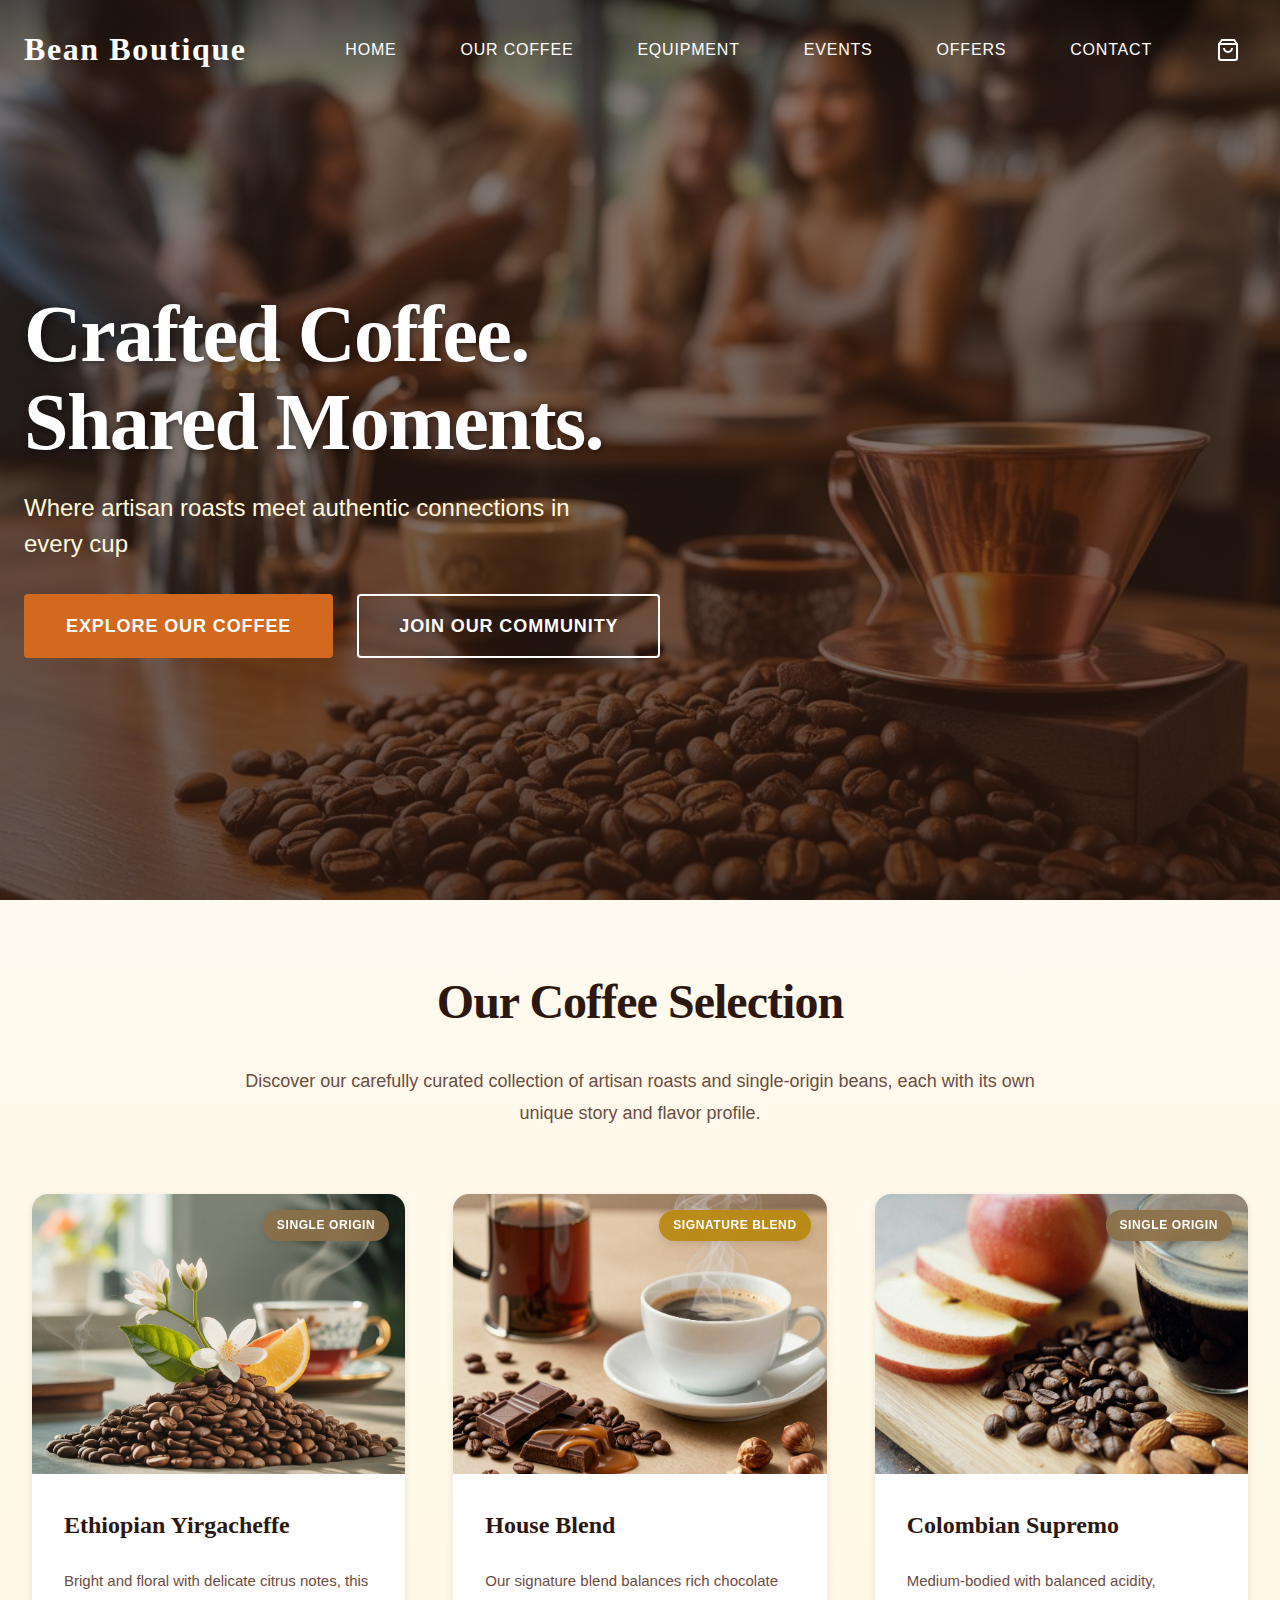
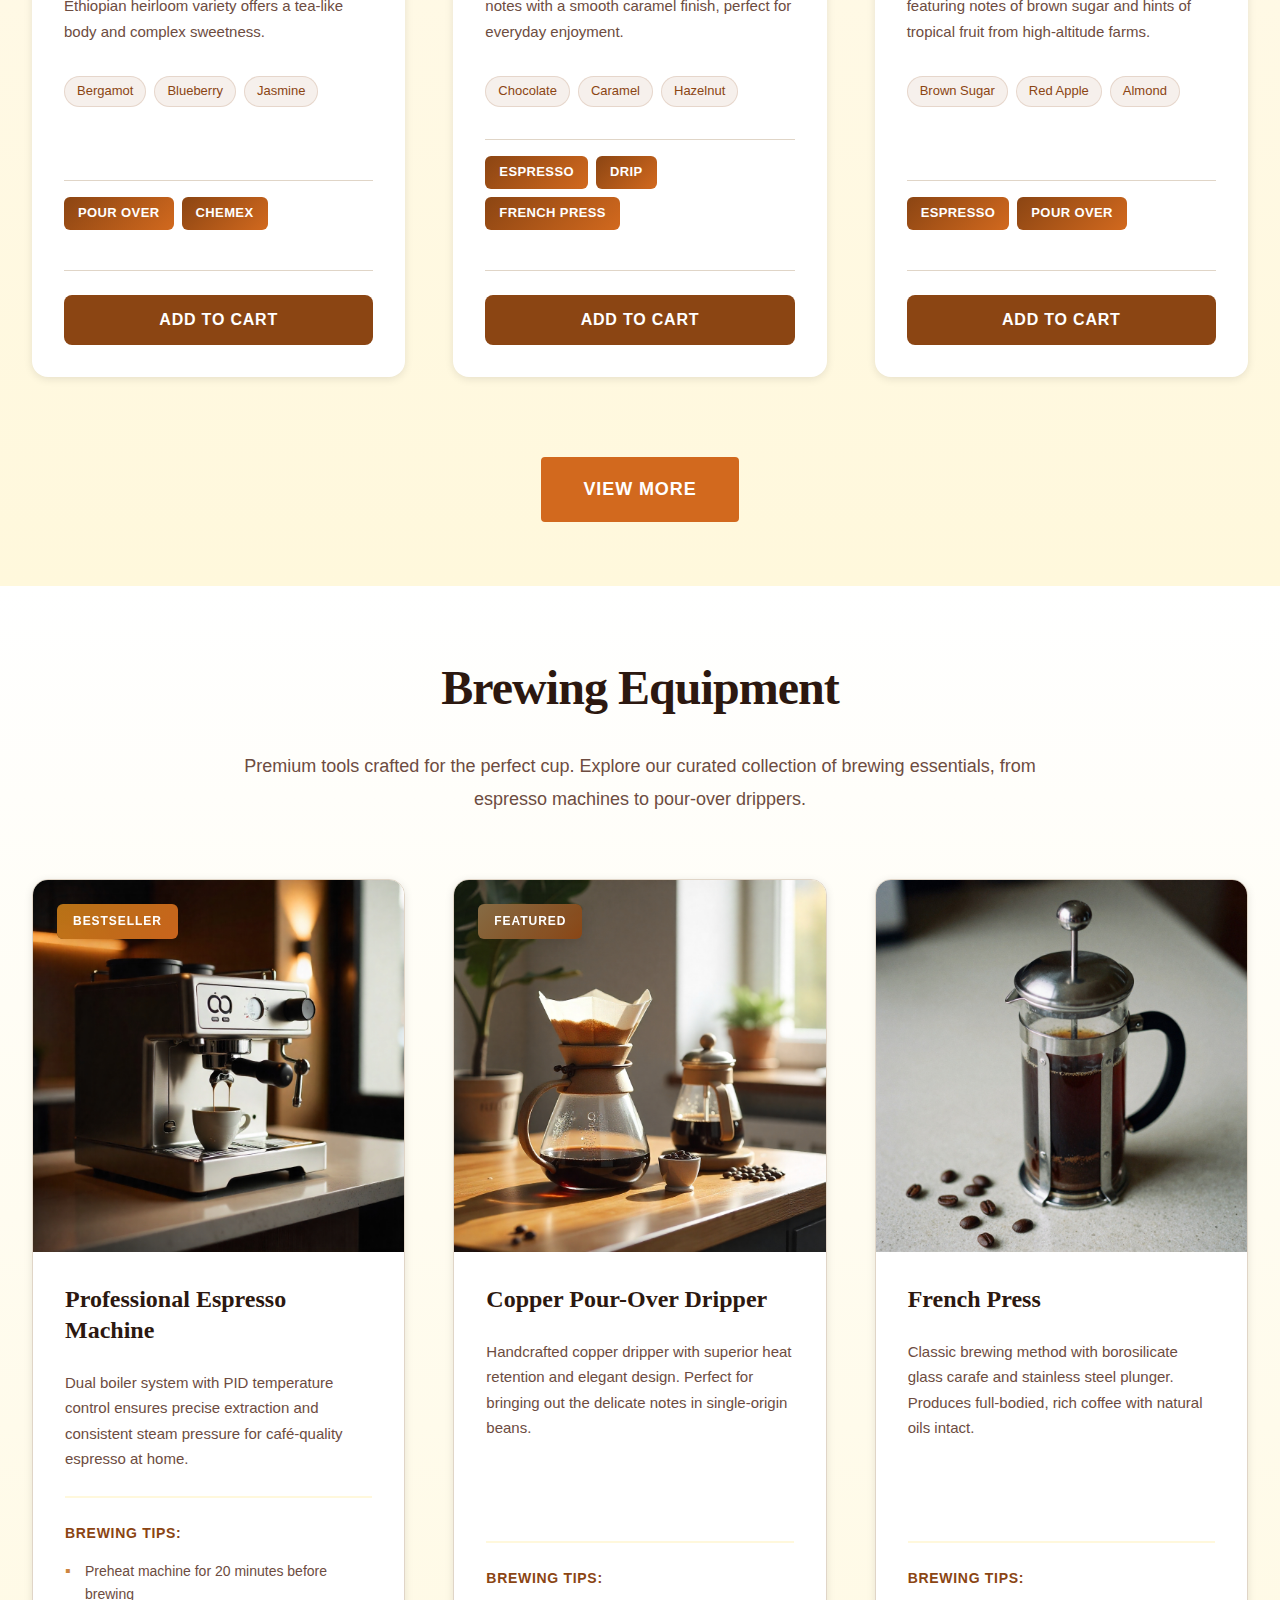
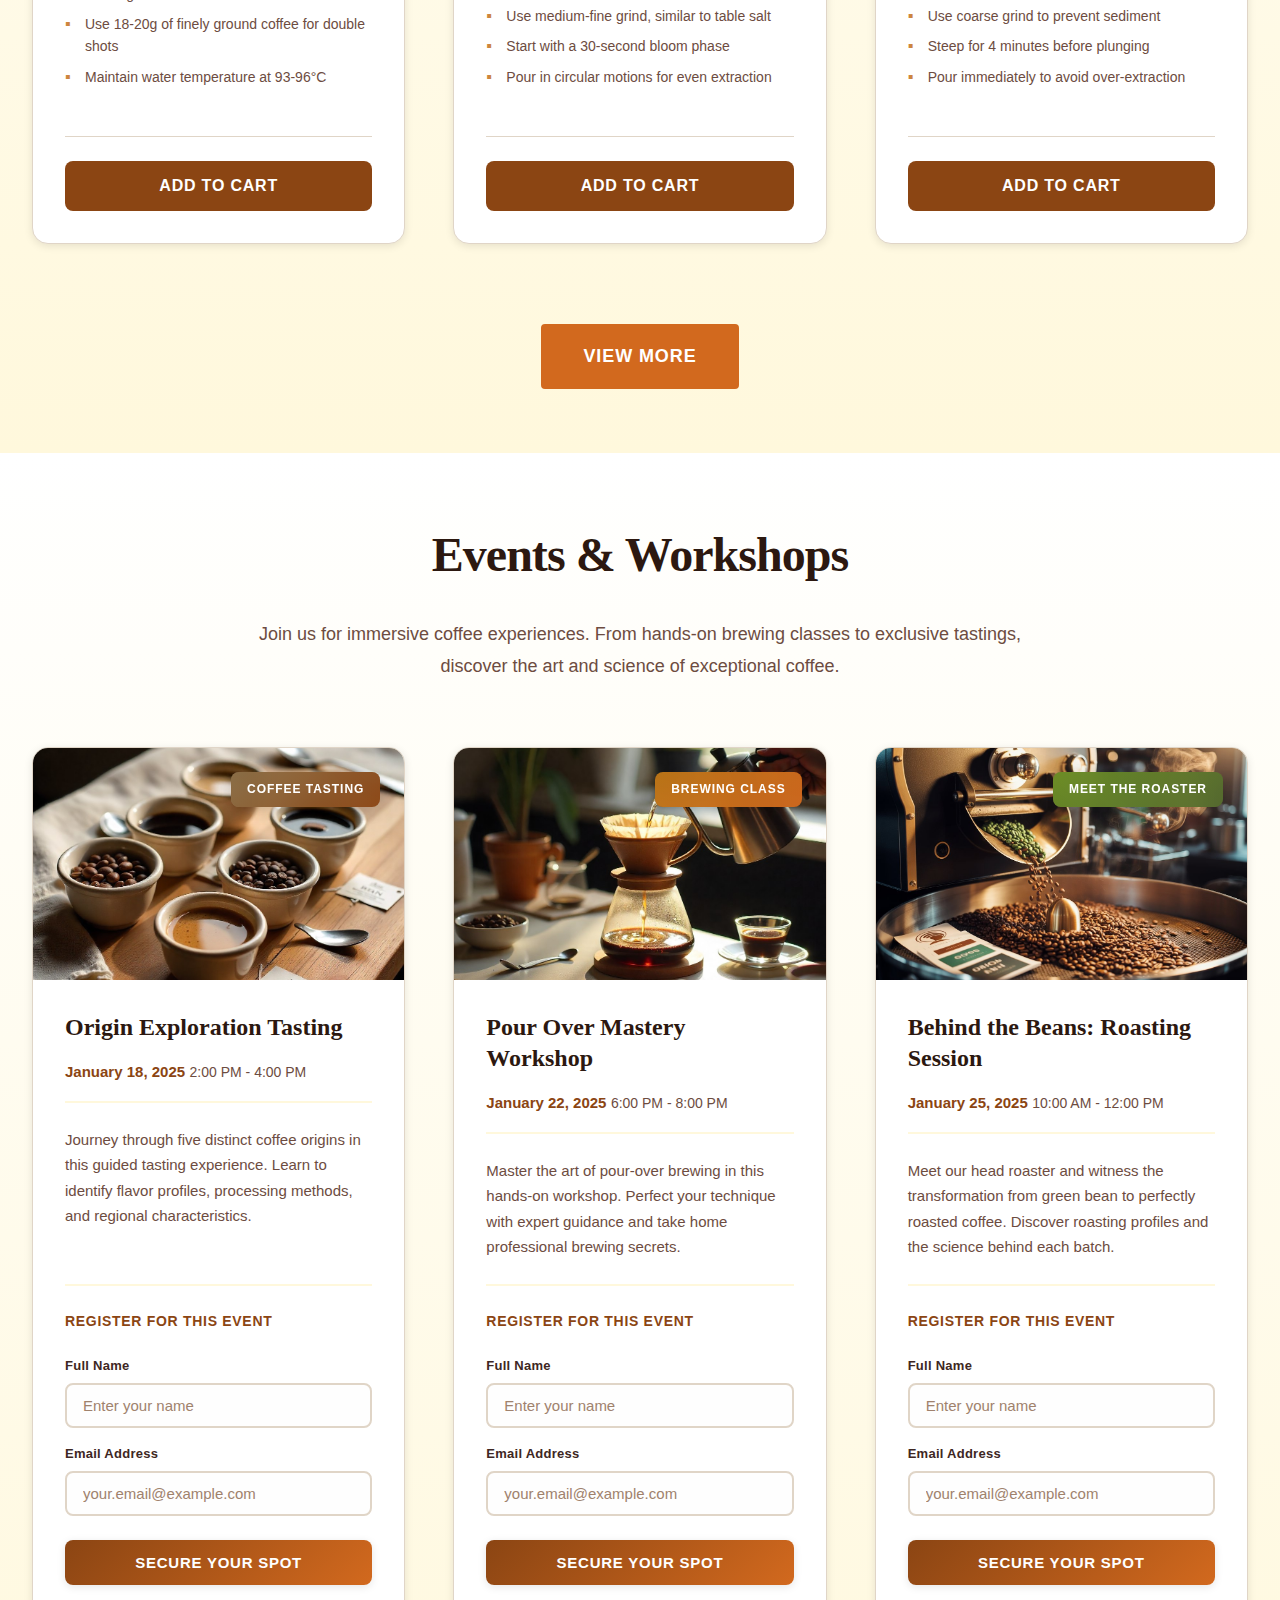
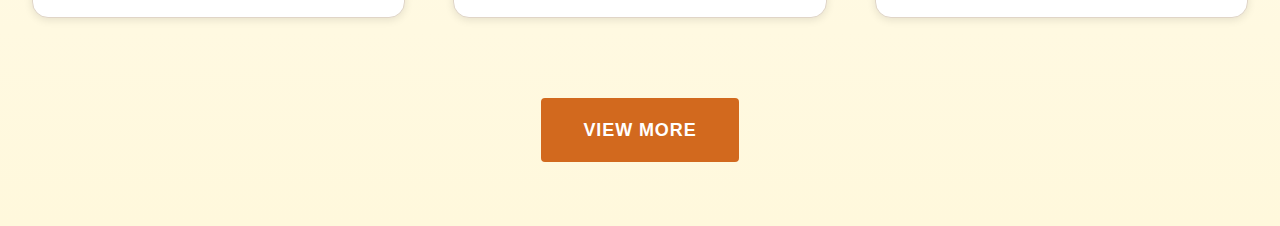
<file: index.html>
<!-- index.html -->
<!DOCTYPE html>
<html lang="en">
  <head>
    <meta charset="UTF-8" />
    <meta name="viewport" content="width=device-width, initial-scale=1.0" />
    <title>Bean Boutique - Crafted Coffee. Shared Moments.</title>
    <link rel="icon" type="image/x-icon" href="/favicon.ico" />
    <link rel="icon" type="image/png" sizes="16x16" href="/favicon-16x16.png" />
    <link rel="icon" type="image/png" sizes="32x32" href="/favicon-32x32.png" />
    <link rel="apple-touch-icon" sizes="180x180" href="/apple-touch-icon.png" />
    <link rel="manifest" href="/site.webmanifest" />
    <link rel="stylesheet" href="index.css" />
  </head>
  <body>
    <header class="hero-section">
      <!-- Navigation Bar -->
      <nav class="navbar">
        <div class="nav-container">
          <div class="brand">
            <h2 class="brand-name">Bean Boutique</h2>
          </div>
          <ul class="nav-links">
            <li><a href="#home">Home</a></li>
            <li><a href="coffee-selection.html">Our Coffee</a></li>
            <li><a href="equipment-selection.html">Equipment</a></li>
            <li><a href="events-selection.html">Events</a></li>
            <li><a href="offers.html">Offers</a></li>
            <li><a href="contact.html">Contact</a></li>
            <li>
              <a href="cart.html" class="cart-link">
                <svg
                  class="cart-icon"
                  viewBox="0 0 24 24"
                  fill="none"
                  stroke="currentColor"
                  stroke-width="2"
                >
                  <path
                    d="M6 2L3 6v14a2 2 0 0 0 2 2h14a2 2 0 0 0 2-2V6l-3-4z"
                  ></path>
                  <line x1="3" y1="6" x2="21" y2="6"></line>
                  <path d="M16 10a4 4 0 0 1-8 0"></path>
                </svg>
                <span class="cart-badge">0</span>
              </a>
            </li>
          </ul>
        </div>
      </nav>

      <!-- Hero Content -->
      <section class="hero-content">
        <div class="hero-text">
          <h1 class="hero-heading">Crafted Coffee.<br />Shared Moments.</h1>
          <p class="hero-subheading">
            Where artisan roasts meet authentic connections in every cup
          </p>
          <div class="hero-buttons">
            <a href="#explore" class="btn btn-primary">Explore Our Coffee</a>
            <a href="#community" class="btn btn-secondary"
              >Join Our Community</a
            >
          </div>
        </div>
      </section>
      <div class="modal-overlay">
        <div class="modal">
          <!-- Close button -->
          <button
            class="close-btn"
            onclick="closeModal()"
            aria-label="Close modal"
          >
            ×
          </button>

          <!-- Modal Grid Container -->
          <div class="modal-grid">
            <!-- Left Side: Coffee Beans Image -->
            <div class="modal-image-container">
              <img
                src="images/coffee-beans.jpeg"
                alt="Coffee beans"
                class="modal-coffee-beans-img"
              />
            </div>

            <!-- Right Side: Content -->
            <div class="modal-content-wrapper">
              <!-- Modal content -->
              <div class="modal-header">
                <h1 class="modal-title">Welcome to<br />Bean Boutique</h1>
                <div class="discount-badge">10% OFF</div>
                <p class="modal-subtitle">
                  Sign up for our newsletter and enjoy 10% off your first order.
                  Plus, get exclusive updates on new roasts and events!
                </p>
              </div>

              <!-- Form -->
              <form class="modal-form" onsubmit="handleSubmit(event)">
                <div class="input-wrapper">
                  <input
                    type="email"
                    class="email-input"
                    placeholder="Enter your email address"
                    required
                    aria-label="Email address"
                  />
                </div>
                <button type="submit" class="submit-btn">
                  Get My Discount
                </button>
              </form>

              <!-- Footer -->
              <div class="modal-footer">
                By signing up, you agree to our <a href="#terms">Terms</a> and
                <a href="#privacy">Privacy Policy</a>.
              </div>
            </div>
          </div>
        </div>
      </div>
    </header>

    <!-- Coffee Selection Section -->
    <section class="coffee-selection" id="coffee">
      <div class="container">
        <!-- Section Header -->
        <header class="section-header">
          <h2 class="section-title">Our Coffee Selection</h2>
          <p class="section-subtitle">
            Discover our carefully curated collection of artisan roasts and
            single-origin beans, each with its own unique story and flavor
            profile.
          </p>
        </header>

        <!-- Coffee Grid -->
        <div class="coffee-grid">
          <!-- Coffee Card 1 -->
          <article class="coffee-card">
            <figure class="coffee-image-wrapper">
              <img
                src="images/ethopian.jpeg"
                alt="Ethiopian Yirgacheffe single-origin coffee beans"
                class="coffee-image"
              />
              <span class="coffee-badge badge-origin">Single Origin</span>
            </figure>
            <div class="coffee-content">
              <h3 class="coffee-name">Ethiopian Yirgacheffe</h3>
              <p class="coffee-description">
                Bright and floral with delicate citrus notes, this Ethiopian
                heirloom variety offers a tea-like body and complex sweetness.
              </p>
              <div class="tasting-notes">
                <span class="note">Bergamot</span>
                <span class="note">Blueberry</span>
                <span class="note">Jasmine</span>
              </div>
              <div class="brewing-methods">
                <span class="method">Pour Over</span>
                <span class="method">Chemex</span>
              </div>
            </div>
          </article>

          <!-- Coffee Card 2 -->
          <article class="coffee-card">
            <figure class="coffee-image-wrapper">
              <img
                src="images/house-blend.jpeg"
                alt="House Blend artisan coffee"
                class="coffee-image"
              />
              <span class="coffee-badge badge-blend">Signature Blend</span>
            </figure>
            <div class="coffee-content">
              <h3 class="coffee-name">House Blend</h3>
              <p class="coffee-description">
                Our signature blend balances rich chocolate notes with a smooth
                caramel finish, perfect for everyday enjoyment.
              </p>
              <div class="tasting-notes">
                <span class="note">Chocolate</span>
                <span class="note">Caramel</span>
                <span class="note">Hazelnut</span>
              </div>
              <div class="brewing-methods">
                <span class="method">Espresso</span>
                <span class="method">Drip</span>
                <span class="method">French Press</span>
              </div>
            </div>
          </article>

          <!-- Coffee Card 3 -->
          <article class="coffee-card">
            <figure class="coffee-image-wrapper">
              <img
                src="images/columbian.jpeg"
                alt="Colombian Supremo single-origin coffee"
                class="coffee-image"
              />
              <span class="coffee-badge badge-origin">Single Origin</span>
            </figure>
            <div class="coffee-content">
              <h3 class="coffee-name">Colombian Supremo</h3>
              <p class="coffee-description">
                Medium-bodied with balanced acidity, featuring notes of brown
                sugar and hints of tropical fruit from high-altitude farms.
              </p>
              <div class="tasting-notes">
                <span class="note">Brown Sugar</span>
                <span class="note">Red Apple</span>
                <span class="note">Almond</span>
              </div>
              <div class="brewing-methods">
                <span class="method">Espresso</span>
                <span class="method">Pour Over</span>
              </div>
            </div>
          </article>
        </div>

        <!-- View More Button -->
        <div class="view-more-container">
          <a href="coffee-selection.html" class="btn btn-primary view-more-btn"
            >View More</a
          >
        </div>
      </div>
    </section>

    <!-- Brewing Equipment Section -->
    <section class="brewing-equipment" id="equipment">
      <div class="container">
        <!-- Section Header -->
        <header class="section-header">
          <h2 class="section-title">Brewing Equipment</h2>
          <p class="section-subtitle">
            Premium tools crafted for the perfect cup. Explore our curated
            collection of brewing essentials, from espresso machines to
            pour-over drippers.
          </p>
        </header>

        <!-- Equipment Grid -->
        <div class="equipment-grid">
          <!-- Equipment Card 1 -->
          <article class="equipment-card">
            <figure class="equipment-image-wrapper">
              <img
                src="images/espresso machine.jpeg"
                alt="Professional espresso machine with dual boiler system"
                class="equipment-image"
              />
              <span class="equipment-badge badge-bestseller">Bestseller</span>
            </figure>
            <div class="equipment-content">
              <h3 class="equipment-name">Professional Espresso Machine</h3>
              <p class="equipment-description">
                Dual boiler system with PID temperature control ensures precise
                extraction and consistent steam pressure for café-quality
                espresso at home.
              </p>
              <div class="usage-tips">
                <h4 class="tips-title">Brewing Tips:</h4>
                <ul class="tips-list">
                  <li>Preheat machine for 20 minutes before brewing</li>
                  <li>Use 18-20g of finely ground coffee for double shots</li>
                  <li>Maintain water temperature at 93-96°C</li>
                </ul>
              </div>
            </div>
          </article>

          <!-- Equipment Card 2 -->
          <article class="equipment-card">
            <figure class="equipment-image-wrapper">
              <img
                src="images/pour over device.jpeg"
                alt="Copper pour-over dripper with wooden handle"
                class="equipment-image"
              />
              <span class="equipment-badge badge-featured">Featured</span>
            </figure>
            <div class="equipment-content">
              <h3 class="equipment-name">Copper Pour-Over Dripper</h3>
              <p class="equipment-description">
                Handcrafted copper dripper with superior heat retention and
                elegant design. Perfect for bringing out the delicate notes in
                single-origin beans.
              </p>
              <div class="usage-tips">
                <h4 class="tips-title">Brewing Tips:</h4>
                <ul class="tips-list">
                  <li>Use medium-fine grind, similar to table salt</li>
                  <li>Start with a 30-second bloom phase</li>
                  <li>Pour in circular motions for even extraction</li>
                </ul>
              </div>
            </div>
          </article>

          <!-- Equipment Card 3 -->
          <article class="equipment-card">
            <figure class="equipment-image-wrapper">
              <img
                src="images/french press.jpeg"
                alt="French press coffee maker with borosilicate glass"
                class="equipment-image"
              />
            </figure>
            <div class="equipment-content">
              <h3 class="equipment-name">French Press</h3>
              <p class="equipment-description">
                Classic brewing method with borosilicate glass carafe and
                stainless steel plunger. Produces full-bodied, rich coffee with
                natural oils intact.
              </p>
              <div class="usage-tips">
                <h4 class="tips-title">Brewing Tips:</h4>
                <ul class="tips-list">
                  <li>Use coarse grind to prevent sediment</li>
                  <li>Steep for 4 minutes before plunging</li>
                  <li>Pour immediately to avoid over-extraction</li>
                </ul>
              </div>
            </div>
          </article>
        </div>

        <!-- View More Button -->
        <div class="view-more-container">
          <a
            href="equipment-selection.html"
            class="btn btn-primary view-more-btn"
            >View More</a
          >
        </div>
      </div>
    </section>

    <!-- Events & Workshops Section -->
    <section class="events-workshops" id="events">
      <div class="container">
        <!-- Section Header -->
        <header class="section-header">
          <h2 class="section-title">Events & Workshops</h2>
          <p class="section-subtitle">
            Join us for immersive coffee experiences. From hands-on brewing
            classes to exclusive tastings, discover the art and science of
            exceptional coffee.
          </p>
        </header>

        <!-- Events Grid -->
        <div class="events-grid">
          <!-- Event Card 1 -->
          <article class="event-card">
            <figure class="event-image-wrapper">
              <img
                src="images/coffee tasting.jpg"
                alt="Coffee cupping and tasting session with multiple coffee varieties"
                class="event-image"
              />
              <span class="event-badge badge-tasting">Coffee Tasting</span>
            </figure>
            <div class="event-content">
              <div class="event-header">
                <h3 class="event-title">Origin Exploration Tasting</h3>
                <div class="event-datetime">
                  <time datetime="2025-01-18">
                    <span class="event-date">January 18, 2025</span>
                    <span class="event-time">2:00 PM - 4:00 PM</span>
                  </time>
                </div>
              </div>
              <p class="event-description">
                Journey through five distinct coffee origins in this guided
                tasting experience. Learn to identify flavor profiles,
                processing methods, and regional characteristics.
              </p>
              <form class="registration-form">
                <h4 class="form-title">Register for this event</h4>
                <div class="form-group">
                  <label for="event1-name" class="form-label">Full Name</label>
                  <input
                    type="text"
                    id="event1-name"
                    name="name"
                    class="form-input"
                    placeholder="Enter your name"
                    required
                  />
                </div>
                <div class="form-group">
                  <label for="event1-email" class="form-label"
                    >Email Address</label
                  >
                  <input
                    type="email"
                    id="event1-email"
                    name="email"
                    class="form-input"
                    placeholder="your.email@example.com"
                    required
                  />
                </div>
                <button type="submit" class="register-btn">
                  Secure Your Spot
                </button>
              </form>
            </div>
          </article>

          <!-- Event Card 2 -->
          <article class="event-card">
            <figure class="event-image-wrapper">
              <img
                src="images/pour over mastery.jpg"
                alt="Hands-on pour over brewing class with instructor guidance"
                class="event-image"
              />
              <span class="event-badge badge-class">Brewing Class</span>
            </figure>
            <div class="event-content">
              <div class="event-header">
                <h3 class="event-title">Pour Over Mastery Workshop</h3>
                <div class="event-datetime">
                  <time datetime="2025-01-22">
                    <span class="event-date">January 22, 2025</span>
                    <span class="event-time">6:00 PM - 8:00 PM</span>
                  </time>
                </div>
              </div>
              <p class="event-description">
                Master the art of pour-over brewing in this hands-on workshop.
                Perfect your technique with expert guidance and take home
                professional brewing secrets.
              </p>
              <form class="registration-form">
                <h4 class="form-title">Register for this event</h4>
                <div class="form-group">
                  <label for="event2-name" class="form-label">Full Name</label>
                  <input
                    type="text"
                    id="event2-name"
                    name="name"
                    class="form-input"
                    placeholder="Enter your name"
                    required
                  />
                </div>
                <div class="form-group">
                  <label for="event2-email" class="form-label"
                    >Email Address</label
                  >
                  <input
                    type="email"
                    id="event2-email"
                    name="email"
                    class="form-input"
                    placeholder="your.email@example.com"
                    required
                  />
                </div>
                <button type="submit" class="register-btn">
                  Secure Your Spot
                </button>
              </form>
            </div>
          </article>

          <!-- Event Card 3 -->
          <article class="event-card">
            <figure class="event-image-wrapper">
              <img
                src="images/meet the roaster.jpg"
                alt="Meet the roaster session with coffee roasting demonstration"
                class="event-image"
              />
              <span class="event-badge badge-roaster">Meet the Roaster</span>
            </figure>
            <div class="event-content">
              <div class="event-header">
                <h3 class="event-title">Behind the Beans: Roasting Session</h3>
                <div class="event-datetime">
                  <time datetime="2025-01-25">
                    <span class="event-date">January 25, 2025</span>
                    <span class="event-time">10:00 AM - 12:00 PM</span>
                  </time>
                </div>
              </div>
              <p class="event-description">
                Meet our head roaster and witness the transformation from green
                bean to perfectly roasted coffee. Discover roasting profiles and
                the science behind each batch.
              </p>
              <form class="registration-form">
                <h4 class="form-title">Register for this event</h4>
                <div class="form-group">
                  <label for="event3-name" class="form-label">Full Name</label>
                  <input
                    type="text"
                    id="event3-name"
                    name="name"
                    class="form-input"
                    placeholder="Enter your name"
                    required
                  />
                </div>
                <div class="form-group">
                  <label for="event3-email" class="form-label"
                    >Email Address</label
                  >
                  <input
                    type="email"
                    id="event3-email"
                    name="email"
                    class="form-input"
                    placeholder="your.email@example.com"
                    required
                  />
                </div>
                <button type="submit" class="register-btn">
                  Secure Your Spot
                </button>
              </form>
            </div>
          </article>
        </div>

        <!-- View More Button -->
        <div class="view-more-container">
          <a href="events-selection.html" class="btn btn-primary view-more-btn"
            >View More</a
          >
        </div>
      </div>
    </section>

    <script src="cart.js"></script>
    <script src="add-to-cart.js"></script>
    <script src="index.js"></script>
  </body>
</html>
</file>
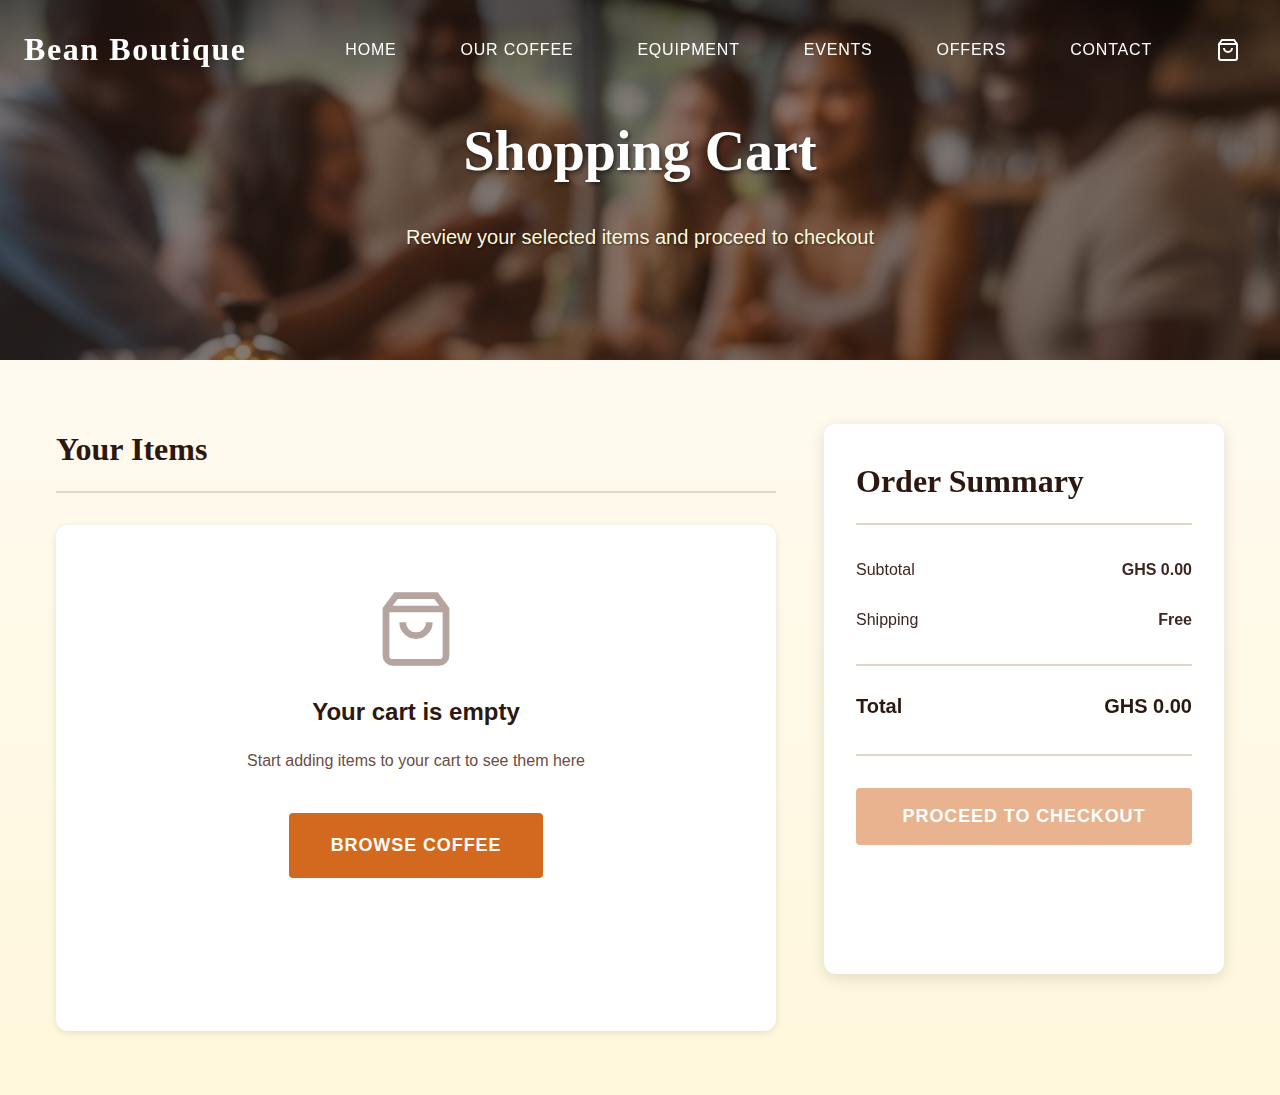
<file: cart.html>
<!-- cart.html -->
<!DOCTYPE html>
<html lang="en">
  <head>
    <meta charset="UTF-8" />
    <meta name="viewport" content="width=device-width, initial-scale=1.0" />
    <title>Shopping Cart - Bean Boutique</title>
    <link rel="icon" type="image/x-icon" href="/favicon.ico" />
    <link rel="icon" type="image/png" sizes="16x16" href="/favicon-16x16.png" />
    <link rel="icon" type="image/png" sizes="32x32" href="/favicon-32x32.png" />
    <link rel="apple-touch-icon" sizes="180x180" href="/apple-touch-icon.png" />
    <link rel="manifest" href="/site.webmanifest" />
    <link rel="stylesheet" href="index.css" />
  </head>
  <body>
    <!-- Hero Section -->
    <header class="cart-hero">
      <!-- Navigation Bar -->
      <nav class="navbar">
        <div class="nav-container">
          <div class="brand">
            <a href="index.html"><h2 class="brand-name">Bean Boutique</h2></a>
          </div>
          <ul class="nav-links">
            <li><a href="index.html#home">Home</a></li>
            <li><a href="coffee-selection.html#coffee">Our Coffee</a></li>
            <li><a href="equipment-selection.html">Equipment</a></li>
            <li><a href="events-selection.html">Events</a></li>
            <li><a href="offers.html">Offers</a></li>
            <li><a href="contact.html">Contact</a></li>
            <li>
              <a href="cart.html" class="cart-link">
                <svg
                  class="cart-icon"
                  viewBox="0 0 24 24"
                  fill="none"
                  stroke="currentColor"
                  stroke-width="2"
                >
                  <path
                    d="M6 2L3 6v14a2 2 0 0 0 2 2h14a2 2 0 0 0 2-2V6l-3-4z"
                  ></path>
                  <line x1="3" y1="6" x2="21" y2="6"></line>
                  <path d="M16 10a4 4 0 0 1-8 0"></path>
                </svg>
                <span class="cart-badge">0</span>
              </a>
            </li>
          </ul>
        </div>
      </nav>

      <!-- Hero Content -->
      <section class="cart-hero-content">
        <div class="cart-hero-text">
          <h1 class="cart-hero-heading">Shopping Cart</h1>
          <p class="cart-hero-subheading">
            Review your selected items and proceed to checkout
          </p>
        </div>
      </section>
    </header>

    <!-- Cart Section -->
    <section class="cart-section">
      <div class="container">
        <div class="cart-container">
          <!-- Cart Items -->
          <div class="cart-items-container">
            <h2 class="cart-section-title">Your Items</h2>
            <div id="cart-items" class="cart-items-list">
              <!-- Cart items will be dynamically inserted here -->
            </div>
            <div id="empty-cart" class="empty-cart" style="display: none">
              <svg
                class="empty-cart-icon"
                viewBox="0 0 24 24"
                fill="none"
                stroke="currentColor"
                stroke-width="2"
              >
                <path
                  d="M6 2L3 6v14a2 2 0 0 0 2 2h14a2 2 0 0 0 2-2V6l-3-4z"
                ></path>
                <line x1="3" y1="6" x2="21" y2="6"></line>
                <path d="M16 10a4 4 0 0 1-8 0"></path>
              </svg>
              <h3>Your cart is empty</h3>
              <p>Start adding items to your cart to see them here</p>
              <a href="coffee-selection.html" class="btn btn-primary"
                >Browse Coffee</a
              >
              <a href="equipment-selection.html" class="btn btn-secondary"
                >Browse Equipment</a
              >
            </div>
          </div>

          <!-- Cart Summary -->
          <div class="cart-summary">
            <h2 class="cart-section-title">Order Summary</h2>
            <div class="summary-details">
              <div class="summary-row">
                <span>Subtotal</span>
                <span id="cart-subtotal">GHS 0.00</span>
              </div>
              <div class="summary-row">
                <span>Shipping</span>
                <span id="cart-shipping">GHS 5.99</span>
              </div>
              <div class="summary-row summary-total">
                <span>Total</span>
                <span id="cart-total">GHS 5.99</span>
              </div>
            </div>
            <button
              id="checkout-btn"
              class="btn btn-primary checkout-btn"
              disabled
            >
              Proceed to Checkout
            </button>
            <a
              href="index.html"
              class="btn btn-secondary continue-shopping-btn"
            >
              Continue Shopping
            </a>
          </div>
        </div>
      </div>
    </section>

    <script src="cart.js"></script>
    <script src="cart-page.js"></script>
  </body>
</html>
</file>
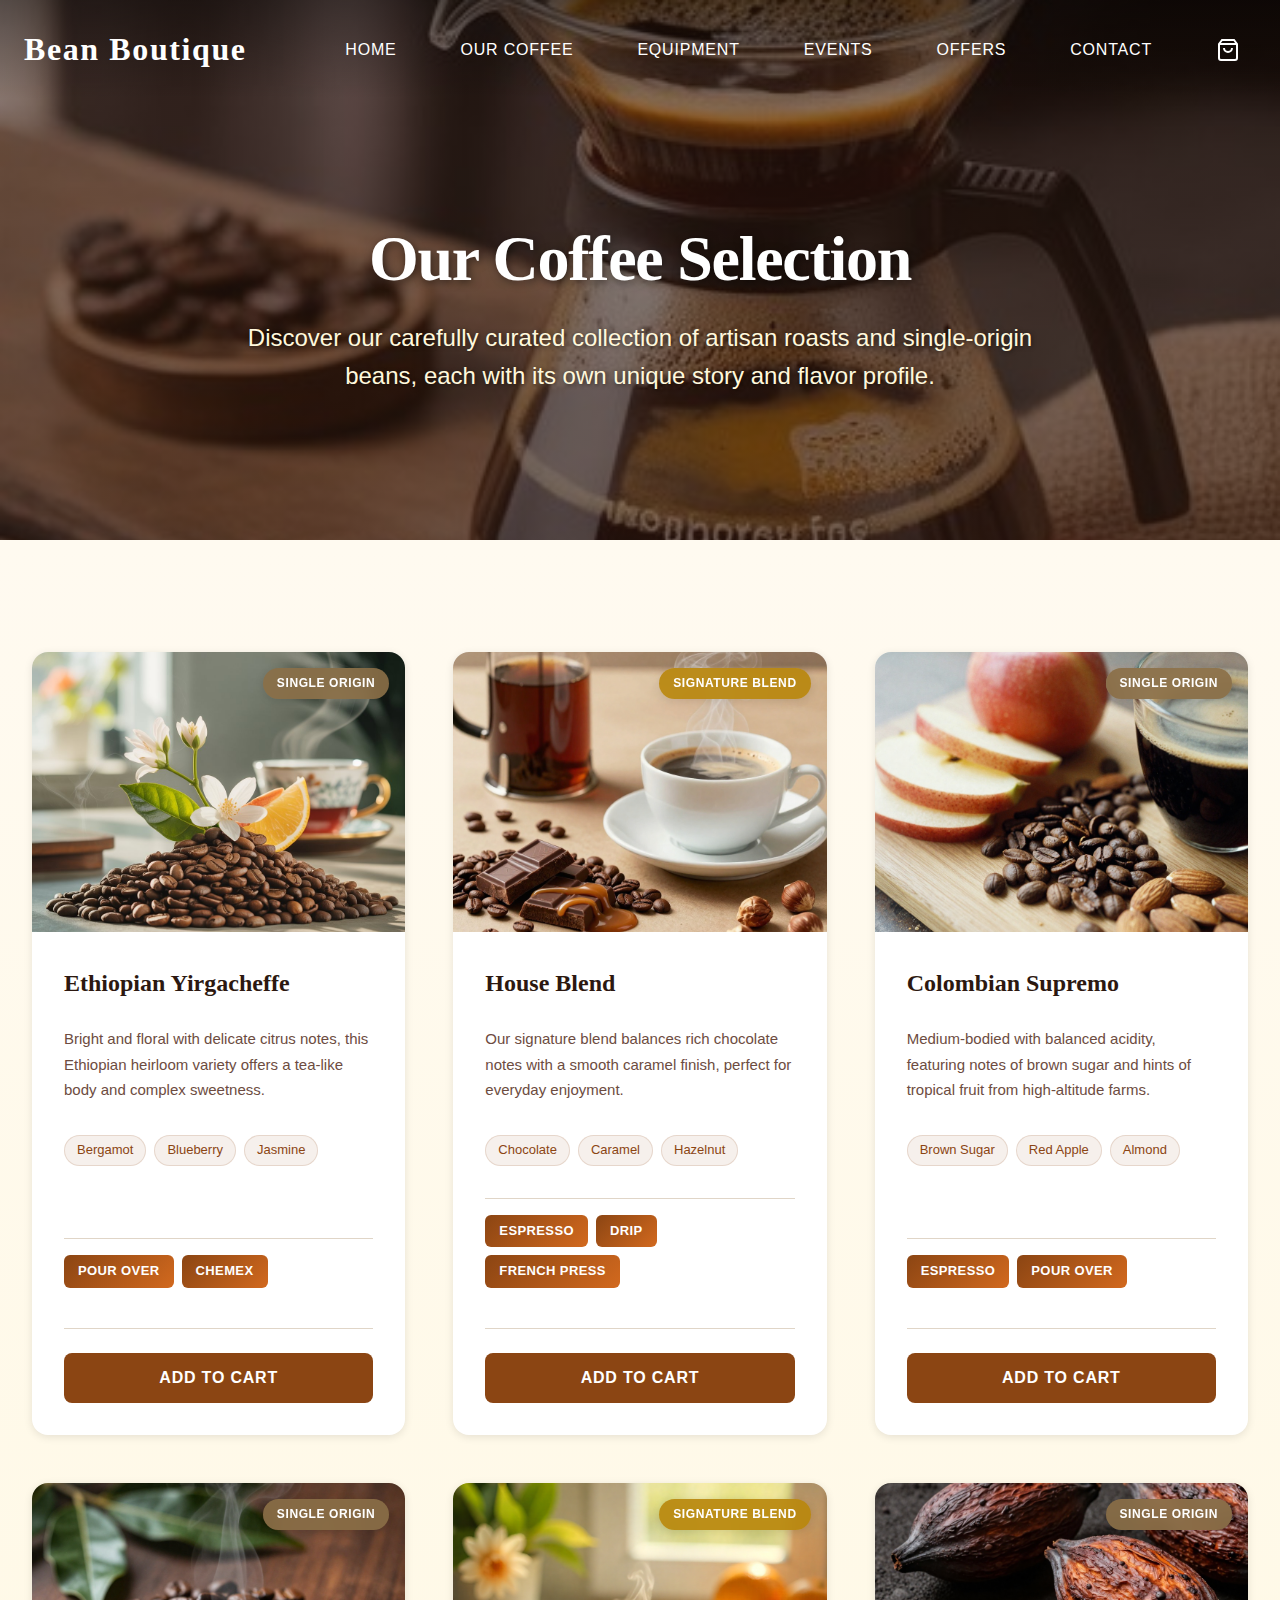
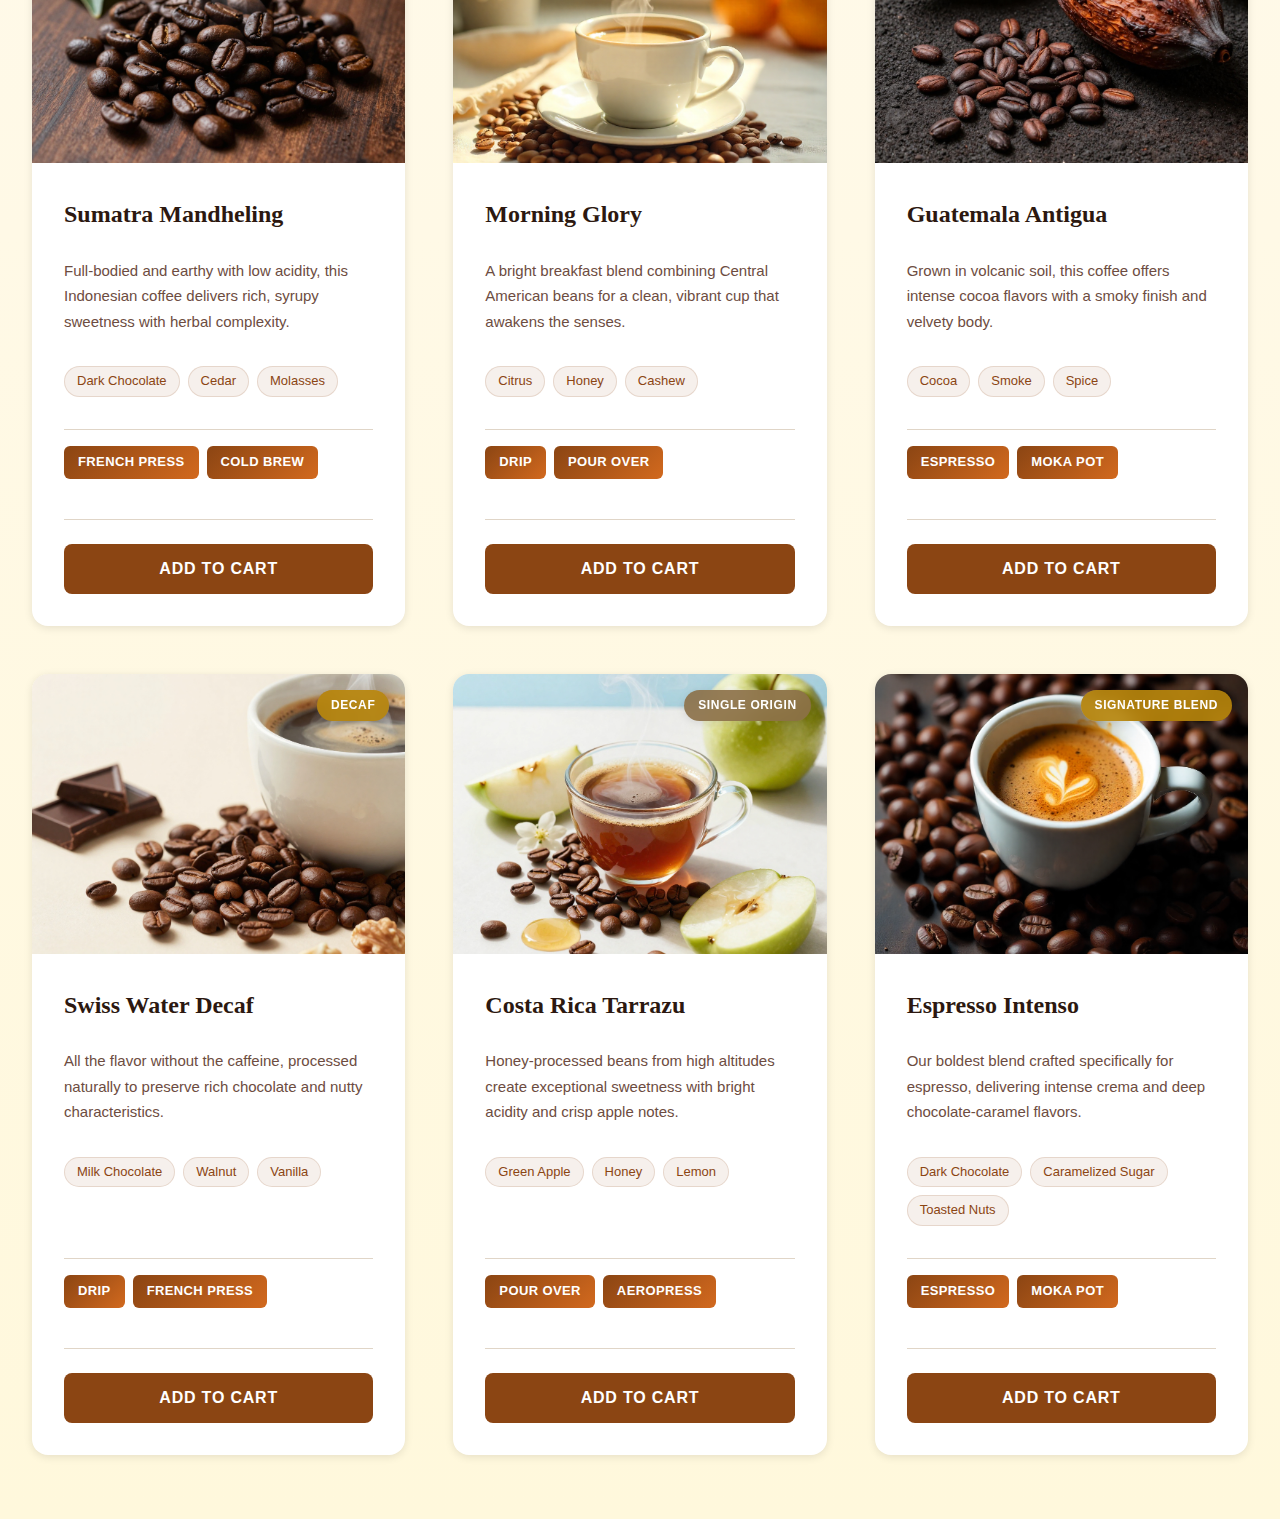
<file: coffee-selection.html>
<!-- coffee-selection.html -->
<!DOCTYPE html>
<html lang="en">
  <head>
    <meta charset="UTF-8" />
    <meta name="viewport" content="width=device-width, initial-scale=1.0" />
    <title>Our Coffee Selection - Bean Boutique</title>
    <link rel="icon" type="image/x-icon" href="/favicon.ico" />
    <link rel="icon" type="image/png" sizes="16x16" href="/favicon-16x16.png" />
    <link rel="icon" type="image/png" sizes="32x32" href="/favicon-32x32.png" />
    <link rel="apple-touch-icon" sizes="180x180" href="/apple-touch-icon.png" />
    <link rel="manifest" href="/site.webmanifest" />
    <link rel="stylesheet" href="index.css" />
  </head>
  <body>
    <!-- Hero Section -->
    <header class="coffee-selection-hero">
      <!-- Navigation Bar -->
      <nav class="navbar">
        <div class="nav-container">
          <div class="brand">
            <a href="index.html"><h2 class="brand-name">Bean Boutique</h2></a>
          </div>
          <ul class="nav-links">
            <li><a href="index.html#home">Home</a></li>
            <li><a href="coffee-selection.html#coffee">Our Coffee</a></li>
            <li><a href="equipment-selection.html">Equipment</a></li>
            <li><a href="events-selection.html">Events</a></li>
            <li><a href="offers.html">Offers</a></li>
            <li><a href="contact.html">Contact</a></li>
            <li>
              <a href="cart.html" class="cart-link">
                <svg
                  class="cart-icon"
                  viewBox="0 0 24 24"
                  fill="none"
                  stroke="currentColor"
                  stroke-width="2"
                >
                  <path
                    d="M6 2L3 6v14a2 2 0 0 0 2 2h14a2 2 0 0 0 2-2V6l-3-4z"
                  ></path>
                  <line x1="3" y1="6" x2="21" y2="6"></line>
                  <path d="M16 10a4 4 0 0 1-8 0"></path>
                </svg>
                <span class="cart-badge">0</span>
              </a>
            </li>
          </ul>
        </div>
      </nav>

      <!-- Hero Content -->
      <section class="coffee-selection-hero-content">
        <div class="coffee-selection-hero-text">
          <h1 class="coffee-selection-hero-heading">Our Coffee Selection</h1>
          <p class="coffee-selection-hero-subheading">
            Discover our carefully curated collection of artisan roasts and
            single-origin beans, each with its own unique story and flavor
            profile.
          </p>
        </div>
      </section>
    </header>

    <!-- Coffee Selection Section -->
    <section class="coffee-selection" id="coffee">
      <div class="container">
        <!-- Coffee Grid -->
        <div class="coffee-grid">
          <!-- Coffee Card 1 -->
          <article class="coffee-card">
            <figure class="coffee-image-wrapper">
              <img
                src="images/ethopian.jpeg"
                alt="Ethiopian Yirgacheffe single-origin coffee beans"
                class="coffee-image"
              />
              <span class="coffee-badge badge-origin">Single Origin</span>
            </figure>
            <div class="coffee-content">
              <h3 class="coffee-name">Ethiopian Yirgacheffe</h3>
              <p class="coffee-description">
                Bright and floral with delicate citrus notes, this Ethiopian
                heirloom variety offers a tea-like body and complex sweetness.
              </p>
              <div class="tasting-notes">
                <span class="note">Bergamot</span>
                <span class="note">Blueberry</span>
                <span class="note">Jasmine</span>
              </div>
              <div class="brewing-methods">
                <span class="method">Pour Over</span>
                <span class="method">Chemex</span>
              </div>
            </div>
          </article>

          <!-- Coffee Card 2 -->
          <article class="coffee-card">
            <figure class="coffee-image-wrapper">
              <img
                src="images/house-blend.jpeg"
                alt="House Blend artisan coffee"
                class="coffee-image"
              />
              <span class="coffee-badge badge-blend">Signature Blend</span>
            </figure>
            <div class="coffee-content">
              <h3 class="coffee-name">House Blend</h3>
              <p class="coffee-description">
                Our signature blend balances rich chocolate notes with a smooth
                caramel finish, perfect for everyday enjoyment.
              </p>
              <div class="tasting-notes">
                <span class="note">Chocolate</span>
                <span class="note">Caramel</span>
                <span class="note">Hazelnut</span>
              </div>
              <div class="brewing-methods">
                <span class="method">Espresso</span>
                <span class="method">Drip</span>
                <span class="method">French Press</span>
              </div>
            </div>
          </article>

          <!-- Coffee Card 3 -->
          <article class="coffee-card">
            <figure class="coffee-image-wrapper">
              <img
                src="images/columbian.jpeg"
                alt="Colombian Supremo single-origin coffee"
                class="coffee-image"
              />
              <span class="coffee-badge badge-origin">Single Origin</span>
            </figure>
            <div class="coffee-content">
              <h3 class="coffee-name">Colombian Supremo</h3>
              <p class="coffee-description">
                Medium-bodied with balanced acidity, featuring notes of brown
                sugar and hints of tropical fruit from high-altitude farms.
              </p>
              <div class="tasting-notes">
                <span class="note">Brown Sugar</span>
                <span class="note">Red Apple</span>
                <span class="note">Almond</span>
              </div>
              <div class="brewing-methods">
                <span class="method">Espresso</span>
                <span class="method">Pour Over</span>
              </div>
            </div>
          </article>

          <!-- Coffee Card 4 -->
          <article class="coffee-card">
            <figure class="coffee-image-wrapper">
              <img
                src="images/sumatra.jpeg"
                alt="Sumatra Mandheling dark roast coffee"
                class="coffee-image"
              />
              <span class="coffee-badge badge-origin">Single Origin</span>
            </figure>
            <div class="coffee-content">
              <h3 class="coffee-name">Sumatra Mandheling</h3>
              <p class="coffee-description">
                Full-bodied and earthy with low acidity, this Indonesian coffee
                delivers rich, syrupy sweetness with herbal complexity.
              </p>
              <div class="tasting-notes">
                <span class="note">Dark Chocolate</span>
                <span class="note">Cedar</span>
                <span class="note">Molasses</span>
              </div>
              <div class="brewing-methods">
                <span class="method">French Press</span>
                <span class="method">Cold Brew</span>
              </div>
            </div>
          </article>

          <!-- Coffee Card 5 -->
          <article class="coffee-card">
            <figure class="coffee-image-wrapper">
              <img
                src="images/morning glory.jpeg"
                alt="Morning Glory breakfast blend coffee"
                class="coffee-image"
              />
              <span class="coffee-badge badge-blend">Signature Blend</span>
            </figure>
            <div class="coffee-content">
              <h3 class="coffee-name">Morning Glory</h3>
              <p class="coffee-description">
                A bright breakfast blend combining Central American beans for a
                clean, vibrant cup that awakens the senses.
              </p>
              <div class="tasting-notes">
                <span class="note">Citrus</span>
                <span class="note">Honey</span>
                <span class="note">Cashew</span>
              </div>
              <div class="brewing-methods">
                <span class="method">Drip</span>
                <span class="method">Pour Over</span>
              </div>
            </div>
          </article>

          <!-- Coffee Card 6 -->
          <article class="coffee-card">
            <figure class="coffee-image-wrapper">
              <img
                src="images/guatemala Antigua.jpeg"
                alt="Guatemala Antigua volcanic coffee beans"
                class="coffee-image"
              />
              <span class="coffee-badge badge-origin">Single Origin</span>
            </figure>
            <div class="coffee-content">
              <h3 class="coffee-name">Guatemala Antigua</h3>
              <p class="coffee-description">
                Grown in volcanic soil, this coffee offers intense cocoa flavors
                with a smoky finish and velvety body.
              </p>
              <div class="tasting-notes">
                <span class="note">Cocoa</span>
                <span class="note">Smoke</span>
                <span class="note">Spice</span>
              </div>
              <div class="brewing-methods">
                <span class="method">Espresso</span>
                <span class="method">Moka Pot</span>
              </div>
            </div>
          </article>

          <!-- Coffee Card 7 -->
          <article class="coffee-card">
            <figure class="coffee-image-wrapper">
              <img
                src="images/swiss water decaf.jpeg"
                alt="Decaf Swiss Water Process coffee"
                class="coffee-image"
              />
              <span class="coffee-badge badge-blend">Decaf</span>
            </figure>
            <div class="coffee-content">
              <h3 class="coffee-name">Swiss Water Decaf</h3>
              <p class="coffee-description">
                All the flavor without the caffeine, processed naturally to
                preserve rich chocolate and nutty characteristics.
              </p>
              <div class="tasting-notes">
                <span class="note">Milk Chocolate</span>
                <span class="note">Walnut</span>
                <span class="note">Vanilla</span>
              </div>
              <div class="brewing-methods">
                <span class="method">Drip</span>
                <span class="method">French Press</span>
              </div>
            </div>
          </article>

          <!-- Coffee Card 8 -->
          <article class="coffee-card">
            <figure class="coffee-image-wrapper">
              <img
                src="images/costa rica tarrazu.jpeg"
                alt="Costa Rican Tarrazu honey processed coffee"
                class="coffee-image"
              />
              <span class="coffee-badge badge-origin">Single Origin</span>
            </figure>
            <div class="coffee-content">
              <h3 class="coffee-name">Costa Rica Tarrazu</h3>
              <p class="coffee-description">
                Honey-processed beans from high altitudes create exceptional
                sweetness with bright acidity and crisp apple notes.
              </p>
              <div class="tasting-notes">
                <span class="note">Green Apple</span>
                <span class="note">Honey</span>
                <span class="note">Lemon</span>
              </div>
              <div class="brewing-methods">
                <span class="method">Pour Over</span>
                <span class="method">Aeropress</span>
              </div>
            </div>
          </article>

          <!-- Coffee Card 9 -->
          <article class="coffee-card">
            <figure class="coffee-image-wrapper">
              <img
                src="images/espresso Intenso.jpeg"
                alt="Espresso Intenso dark roast blend"
                class="coffee-image"
              />
              <span class="coffee-badge badge-blend">Signature Blend</span>
            </figure>
            <div class="coffee-content">
              <h3 class="coffee-name">Espresso Intenso</h3>
              <p class="coffee-description">
                Our boldest blend crafted specifically for espresso, delivering
                intense crema and deep chocolate-caramel flavors.
              </p>
              <div class="tasting-notes">
                <span class="note">Dark Chocolate</span>
                <span class="note">Caramelized Sugar</span>
                <span class="note">Toasted Nuts</span>
              </div>
              <div class="brewing-methods">
                <span class="method">Espresso</span>
                <span class="method">Moka Pot</span>
              </div>
            </div>
          </article>
        </div>
      </div>
    </section>

    <script src="cart.js"></script>
    <script src="add-to-cart.js"></script>
    <script src="index.js"></script>
  </body>
</html>
</file>
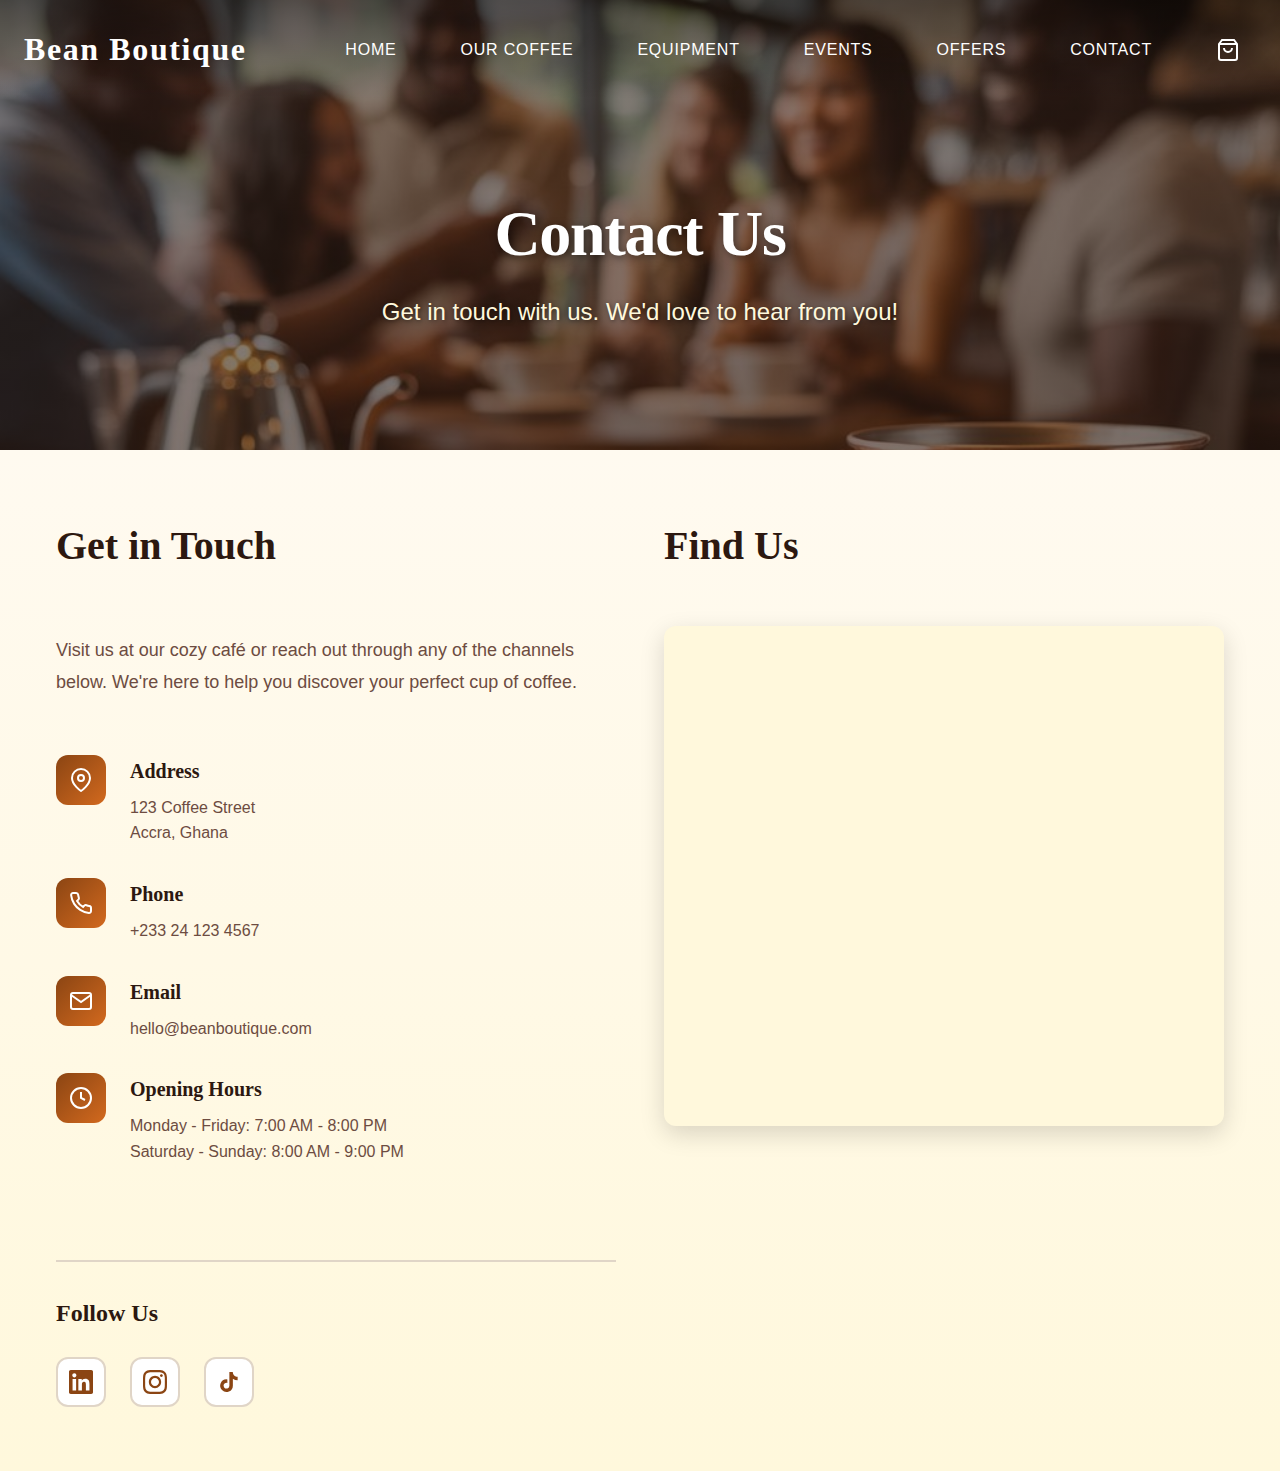
<file: contact.html>
<!-- contact.html -->
<!DOCTYPE html>
<html lang="en">
<head>
    <meta charset="UTF-8">
    <meta name="viewport" content="width=device-width, initial-scale=1.0">
    <title>Contact Us - Bean Boutique</title>
    <link rel="icon" type="image/x-icon" href="/favicon.ico" />
    <link rel="icon" type="image/png" sizes="16x16" href="/favicon-16x16.png" />
    <link rel="icon" type="image/png" sizes="32x32" href="/favicon-32x32.png" />
    <link rel="apple-touch-icon" sizes="180x180" href="/apple-touch-icon.png" />
    <link rel="manifest" href="/site.webmanifest" />
    <link rel="stylesheet" href="index.css">
</head>
<body>
    <!-- Hero Section -->
    <header class="contact-hero">
        <!-- Navigation Bar -->
        <nav class="navbar">
            <div class="nav-container">
                <div class="brand">
                    <a href="index.html"><h2 class="brand-name">Bean Boutique</h2></a>
                </div>
                <ul class="nav-links">
                    <li><a href="index.html#home">Home</a></li>
                    <li><a href="coffee-selection.html#coffee">Our Coffee</a></li>
                    <li><a href="equipment-selection.html">Equipment</a></li>
                    <li><a href="events-selection.html">Events</a></li>
                    <li><a href="offers.html">Offers</a></li>
                    <li><a href="contact.html">Contact</a></li>
                    <li>
                        <a href="cart.html" class="cart-link">
                            <svg class="cart-icon" viewBox="0 0 24 24" fill="none" stroke="currentColor" stroke-width="2">
                                <path d="M6 2L3 6v14a2 2 0 0 0 2 2h14a2 2 0 0 0 2-2V6l-3-4z"></path>
                                <line x1="3" y1="6" x2="21" y2="6"></line>
                                <path d="M16 10a4 4 0 0 1-8 0"></path>
                            </svg>
                            <span class="cart-badge">0</span>
                        </a>
                    </li>
                </ul>
            </div>
        </nav>

        <!-- Hero Content -->
        <section class="contact-hero-content">
            <div class="contact-hero-text">
                <h1 class="contact-hero-heading">Contact Us</h1>
                <p class="contact-hero-subheading">Get in touch with us. We'd love to hear from you!</p>
            </div>
        </section>
    </header>

    <!-- Contact Section -->
    <section class="contact-section">
        <div class="container">
            <div class="contact-container">
                <!-- Contact Information -->
                <div class="contact-info">
                    <h2 class="contact-section-title">Get in Touch</h2>
                    <p class="contact-description">
                        Visit us at our cozy café or reach out through any of the channels below. 
                        We're here to help you discover your perfect cup of coffee.
                    </p>
                    
                    <div class="contact-details">
                        <div class="contact-item">
                            <div class="contact-icon">
                                <svg viewBox="0 0 24 24" fill="none" stroke="currentColor" stroke-width="2">
                                    <path d="M21 10c0 7-9 13-9 13s-9-6-9-13a9 9 0 0 1 18 0z"></path>
                                    <circle cx="12" cy="10" r="3"></circle>
                                </svg>
                            </div>
                            <div class="contact-item-content">
                                <h3>Address</h3>
                                <p>123 Coffee Street<br>Accra, Ghana</p>
                            </div>
                        </div>

                        <div class="contact-item">
                            <div class="contact-icon">
                                <svg viewBox="0 0 24 24" fill="none" stroke="currentColor" stroke-width="2">
                                    <path d="M22 16.92v3a2 2 0 0 1-2.18 2 19.79 19.79 0 0 1-8.63-3.07 19.5 19.5 0 0 1-6-6 19.79 19.79 0 0 1-3.07-8.67A2 2 0 0 1 4.11 2h3a2 2 0 0 1 2 1.72 12.84 12.84 0 0 0 .7 2.81 2 2 0 0 1-.45 2.11L8.09 9.91a16 16 0 0 0 6 6l1.27-1.27a2 2 0 0 1 2.11-.45 12.84 12.84 0 0 0 2.81.7A2 2 0 0 1 22 16.92z"></path>
                                </svg>
                            </div>
                            <div class="contact-item-content">
                                <h3>Phone</h3>
                                <p>+233 24 123 4567</p>
                            </div>
                        </div>

                        <div class="contact-item">
                            <div class="contact-icon">
                                <svg viewBox="0 0 24 24" fill="none" stroke="currentColor" stroke-width="2">
                                    <path d="M4 4h16c1.1 0 2 .9 2 2v12c0 1.1-.9 2-2 2H4c-1.1 0-2-.9-2-2V6c0-1.1.9-2 2-2z"></path>
                                    <polyline points="22,6 12,13 2,6"></polyline>
                                </svg>
                            </div>
                            <div class="contact-item-content">
                                <h3>Email</h3>
                                <p>hello@beanboutique.com</p>
                            </div>
                        </div>

                        <div class="contact-item">
                            <div class="contact-icon">
                                <svg viewBox="0 0 24 24" fill="none" stroke="currentColor" stroke-width="2">
                                    <circle cx="12" cy="12" r="10"></circle>
                                    <polyline points="12 6 12 12 16 14"></polyline>
                                </svg>
                            </div>
                            <div class="contact-item-content">
                                <h3>Opening Hours</h3>
                                <p>Monday - Friday: 7:00 AM - 8:00 PM<br>Saturday - Sunday: 8:00 AM - 9:00 PM</p>
                            </div>
                        </div>
                    </div>

                    <!-- Social Media Icons -->
                    <div class="social-media-section">
                        <h3 class="social-title">Follow Us</h3>
                        <div class="social-icons">
                            <a href="https://www.linkedin.com/company/beanboutique" target="_blank" rel="noopener noreferrer" class="social-icon" aria-label="LinkedIn">
                                <svg viewBox="0 0 24 24" fill="currentColor">
                                    <path d="M20.447 20.452h-3.554v-5.569c0-1.328-.027-3.037-1.852-3.037-1.853 0-2.136 1.445-2.136 2.939v5.667H9.351V9h3.414v1.561h.046c.477-.9 1.637-1.85 3.37-1.85 3.601 0 4.267 2.37 4.267 5.455v6.286zM5.337 7.433c-1.144 0-2.063-.926-2.063-2.065 0-1.138.92-2.063 2.063-2.063 1.14 0 2.064.925 2.064 2.063 0 1.139-.925 2.065-2.064 2.065zm1.782 13.019H3.555V9h3.564v11.452zM22.225 0H1.771C.792 0 0 .774 0 1.729v20.542C0 23.227.792 24 1.771 24h20.451C23.2 24 24 23.227 24 22.271V1.729C24 .774 23.2 0 22.222 0h.003z"/>
                                </svg>
                            </a>
                            <a href="https://www.instagram.com/beanboutique" target="_blank" rel="noopener noreferrer" class="social-icon" aria-label="Instagram">
                                <svg viewBox="0 0 24 24" fill="currentColor">
                                    <path d="M12 2.163c3.204 0 3.584.012 4.85.07 3.252.148 4.771 1.691 4.919 4.919.058 1.265.069 1.645.069 4.849 0 3.205-.012 3.584-.069 4.849-.149 3.225-1.664 4.771-4.919 4.919-1.266.058-1.644.07-4.85.07-3.204 0-3.584-.012-4.849-.07-3.26-.149-4.771-1.699-4.919-4.92-.058-1.265-.07-1.644-.07-4.849 0-3.204.013-3.583.07-4.849.149-3.227 1.664-4.771 4.919-4.919 1.266-.057 1.645-.069 4.849-.069zm0-2.163c-3.259 0-3.667.014-4.947.072-4.358.2-6.78 2.618-6.98 6.98-.059 1.281-.073 1.689-.073 4.948 0 3.259.014 3.668.072 4.948.2 4.358 2.618 6.78 6.98 6.98 1.281.058 1.689.072 4.948.072 3.259 0 3.668-.014 4.948-.072 4.354-.2 6.782-2.618 6.979-6.98.059-1.28.073-1.689.073-4.948 0-3.259-.014-3.667-.072-4.947-.196-4.354-2.617-6.78-6.979-6.98-1.281-.059-1.69-.073-4.949-.073zm0 5.838c-3.403 0-6.162 2.759-6.162 6.162s2.759 6.163 6.162 6.163 6.162-2.759 6.162-6.163c0-3.403-2.759-6.162-6.162-6.162zm0 10.162c-2.209 0-4-1.79-4-4 0-2.209 1.791-4 4-4s4 1.791 4 4c0 2.21-1.791 4-4 4zm6.406-11.845c-.796 0-1.441.645-1.441 1.44s.645 1.44 1.441 1.44c.795 0 1.439-.645 1.439-1.44s-.644-1.44-1.439-1.44z"/>
                                </svg>
                            </a>
                            <a href="https://www.tiktok.com/@beanboutique" target="_blank" rel="noopener noreferrer" class="social-icon" aria-label="TikTok">
                                <svg viewBox="0 0 24 24" fill="currentColor">
                                    <path d="M19.59 6.69a4.83 4.83 0 0 1-3.77-4.25V2h-3.45v13.67a2.89 2.89 0 0 1-5.2 1.74 2.89 2.89 0 0 1 2.31-4.64 2.93 2.93 0 0 1 .88.13V9.4a6.84 6.84 0 0 0-1-.05A6.33 6.33 0 0 0 5 20.1a6.34 6.34 0 0 0 10.86-4.43v-7a8.16 8.16 0 0 0 4.77 1.52v-3.4a4.85 4.85 0 0 1-1-.1z"/>
                                </svg>
                            </a>
                        </div>
                    </div>
                </div>

                <!-- Map Section -->
                <div class="map-section">
                    <h2 class="contact-section-title">Find Us</h2>
                    <div class="map-container">
                        <iframe 
                            src="https://www.google.com/maps/embed?pb=!1m18!1m12!1m3!1d3970.755!2d-0.1969!3d5.6037!2m3!1f0!2f0!3f0!3m2!1i1024!2i768!4f13.1!3m3!1m2!1s0x0%3A0x0!2zNcKwMzYnMTMuMyJOIDDCsDExJzQ4LjgiVw!5e0!3m2!1sen!2sgh!4v1234567890123!5m2!1sen!2sgh" 
                            width="100%" 
                            height="100%" 
                            style="border:0;" 
                            allowfullscreen="" 
                            loading="lazy" 
                            referrerpolicy="no-referrer-when-downgrade"
                            title="Bean Boutique Location">
                        </iframe>
                    </div>
                </div>
            </div>
        </div>
    </section>

    <script src="cart.js"></script>
    <script src="index.js"></script>
</body>
</html>
</file>
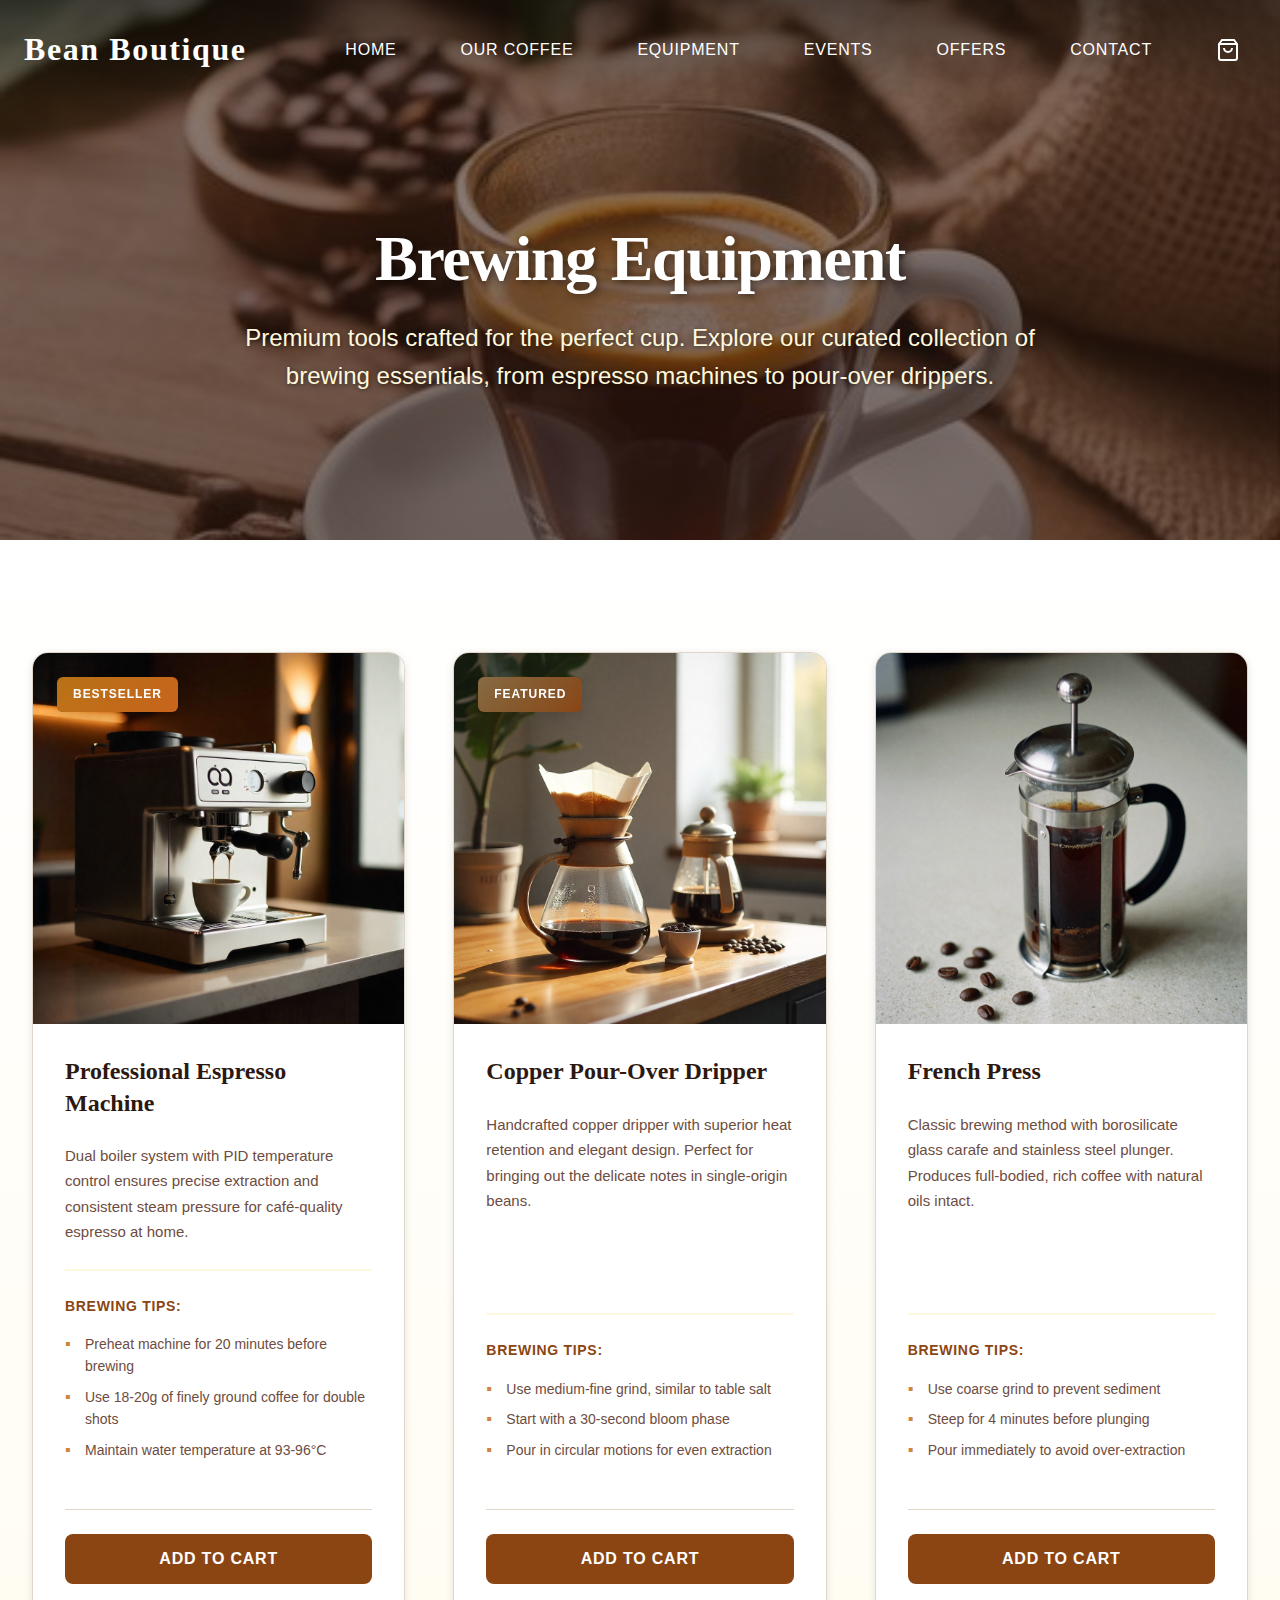
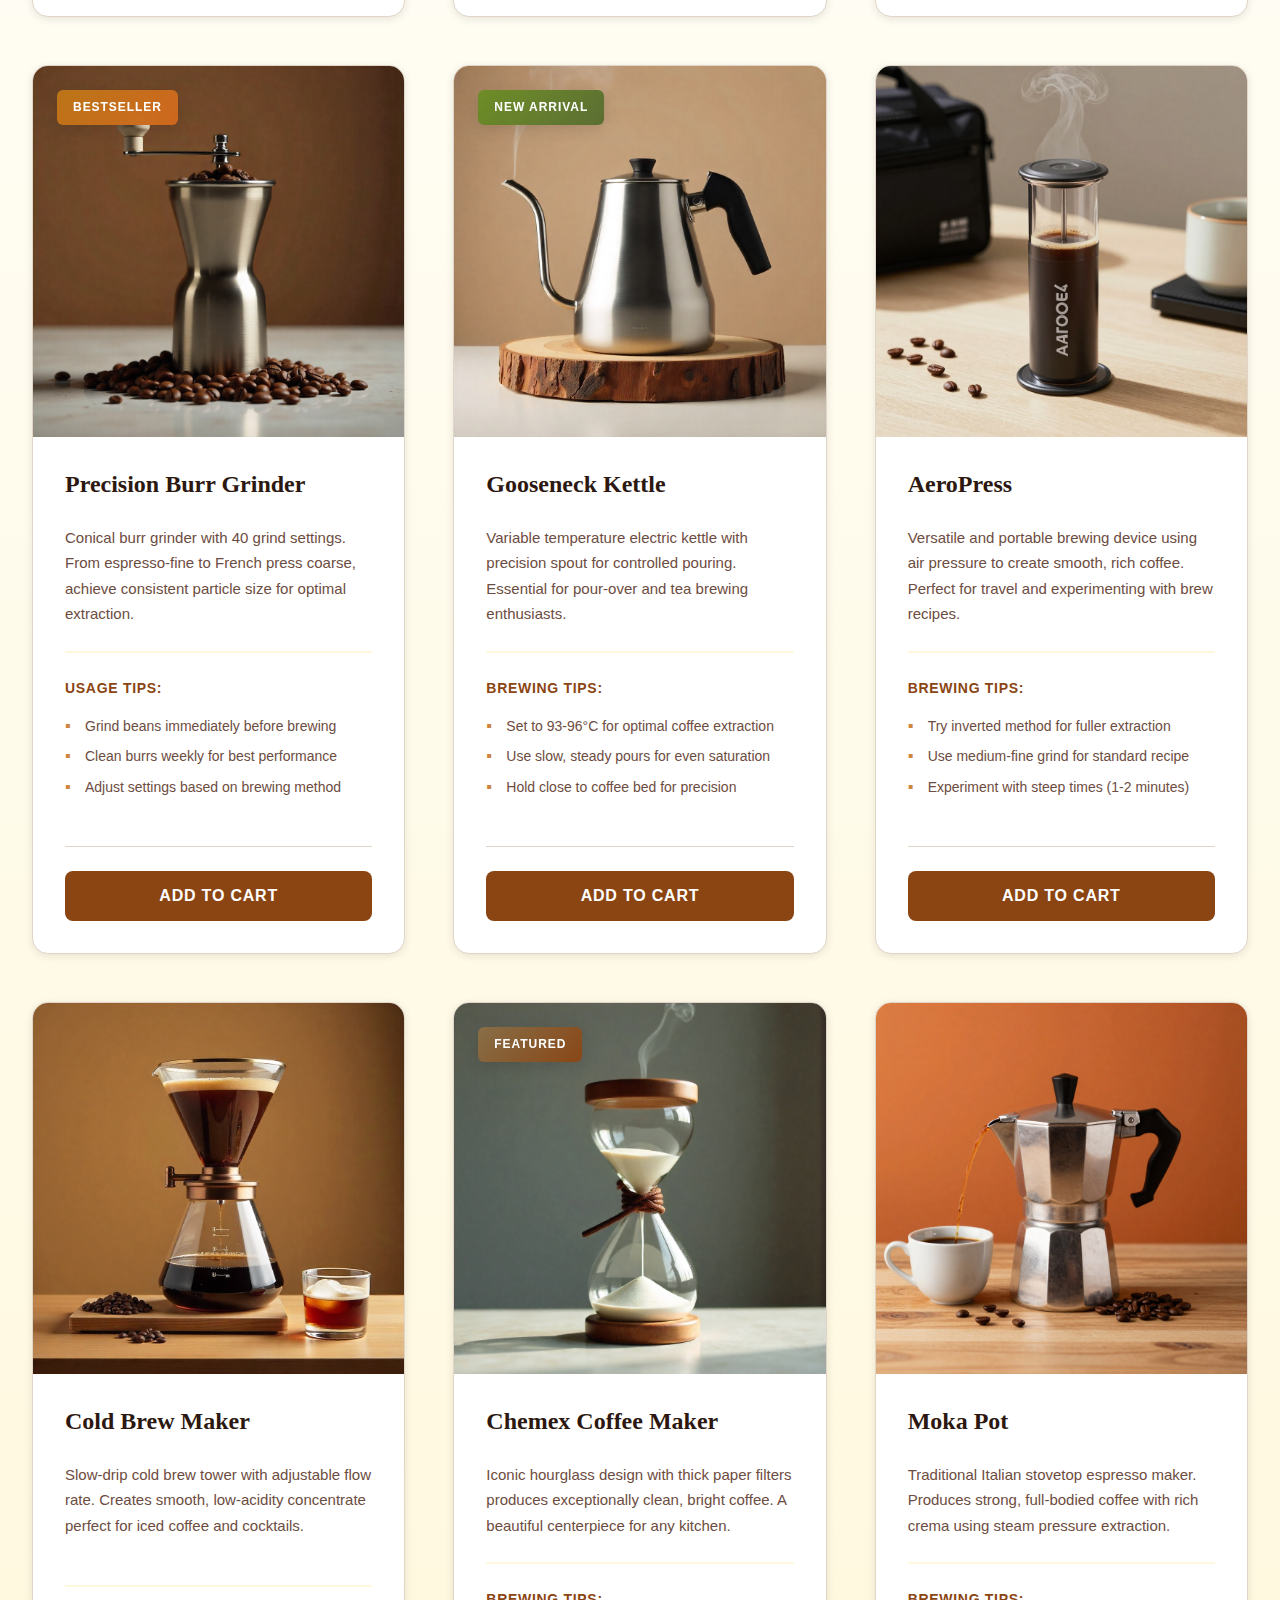
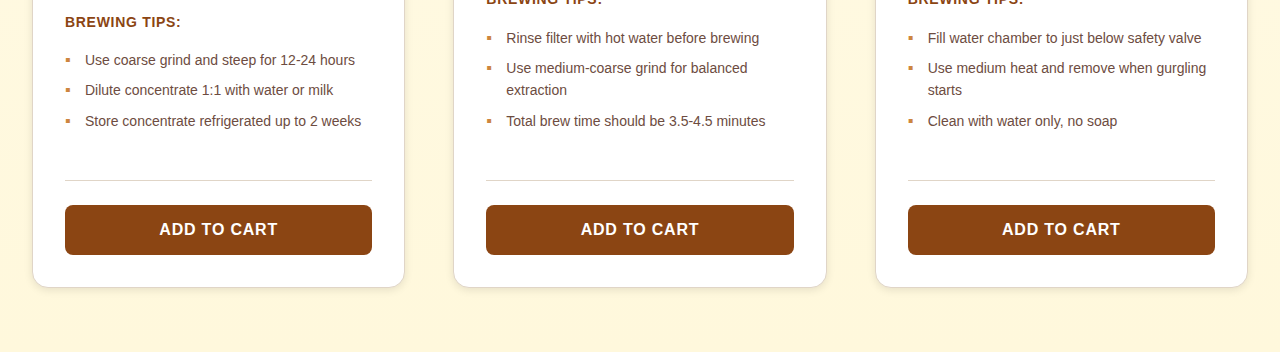
<file: equipment-selection.html>
<!-- equipment-selection.html -->
<!DOCTYPE html>
<html lang="en">
  <head>
    <meta charset="UTF-8" />
    <meta name="viewport" content="width=device-width, initial-scale=1.0" />
    <title>Brewing Equipment - Bean Boutique</title>
    <link rel="icon" type="image/x-icon" href="/favicon.ico" />
    <link rel="icon" type="image/png" sizes="16x16" href="/favicon-16x16.png" />
    <link rel="icon" type="image/png" sizes="32x32" href="/favicon-32x32.png" />
    <link rel="apple-touch-icon" sizes="180x180" href="/apple-touch-icon.png" />
    <link rel="manifest" href="/site.webmanifest" />
    <link rel="stylesheet" href="index.css" />
  </head>
  <body>
    <!-- Hero Section -->
    <header class="equipment-selection-hero">
      <!-- Navigation Bar -->
      <nav class="navbar">
        <div class="nav-container">
          <div class="brand">
            <a href="index.html"><h2 class="brand-name">Bean Boutique</h2></a>
          </div>
          <ul class="nav-links">
            <li><a href="index.html#home">Home</a></li>
            <li><a href="coffee-selection.html#coffee">Our Coffee</a></li>
            <li><a href="equipment-selection.html#equipment">Equipment</a></li>
            <li><a href="events-selection.html">Events</a></li>
            <li><a href="offers.html">Offers</a></li>
            <li><a href="contact.html">Contact</a></li>
            <li>
              <a href="cart.html" class="cart-link">
                <svg
                  class="cart-icon"
                  viewBox="0 0 24 24"
                  fill="none"
                  stroke="currentColor"
                  stroke-width="2"
                >
                  <path
                    d="M6 2L3 6v14a2 2 0 0 0 2 2h14a2 2 0 0 0 2-2V6l-3-4z"
                  ></path>
                  <line x1="3" y1="6" x2="21" y2="6"></line>
                  <path d="M16 10a4 4 0 0 1-8 0"></path>
                </svg>
                <span class="cart-badge">0</span>
              </a>
            </li>
          </ul>
        </div>
      </nav>

      <!-- Hero Content -->
      <section class="equipment-selection-hero-content">
        <div class="equipment-selection-hero-text">
          <h1 class="equipment-selection-hero-heading">Brewing Equipment</h1>
          <p class="equipment-selection-hero-subheading">
            Premium tools crafted for the perfect cup. Explore our curated
            collection of brewing essentials, from espresso machines to
            pour-over drippers.
          </p>
        </div>
      </section>
    </header>

    <!-- Brewing Equipment Section -->
    <section class="brewing-equipment" id="equipment">
      <div class="container">
        <!-- Equipment Grid -->
        <div class="equipment-grid">
          <!-- Equipment Card 1 -->
          <article class="equipment-card">
            <figure class="equipment-image-wrapper">
              <img
                src="images/espresso machine.jpeg"
                alt="Professional espresso machine with dual boiler system"
                class="equipment-image"
              />
              <span class="equipment-badge badge-bestseller">Bestseller</span>
            </figure>
            <div class="equipment-content">
              <h3 class="equipment-name">Professional Espresso Machine</h3>
              <p class="equipment-description">
                Dual boiler system with PID temperature control ensures precise
                extraction and consistent steam pressure for café-quality
                espresso at home.
              </p>
              <div class="usage-tips">
                <h4 class="tips-title">Brewing Tips:</h4>
                <ul class="tips-list">
                  <li>Preheat machine for 20 minutes before brewing</li>
                  <li>Use 18-20g of finely ground coffee for double shots</li>
                  <li>Maintain water temperature at 93-96°C</li>
                </ul>
              </div>
            </div>
          </article>

          <!-- Equipment Card 2 -->
          <article class="equipment-card">
            <figure class="equipment-image-wrapper">
              <img
                src="images/pour over device.jpeg"
                alt="Copper pour-over dripper with wooden handle"
                class="equipment-image"
              />
              <span class="equipment-badge badge-featured">Featured</span>
            </figure>
            <div class="equipment-content">
              <h3 class="equipment-name">Copper Pour-Over Dripper</h3>
              <p class="equipment-description">
                Handcrafted copper dripper with superior heat retention and
                elegant design. Perfect for bringing out the delicate notes in
                single-origin beans.
              </p>
              <div class="usage-tips">
                <h4 class="tips-title">Brewing Tips:</h4>
                <ul class="tips-list">
                  <li>Use medium-fine grind, similar to table salt</li>
                  <li>Start with a 30-second bloom phase</li>
                  <li>Pour in circular motions for even extraction</li>
                </ul>
              </div>
            </div>
          </article>

          <!-- Equipment Card 3 -->
          <article class="equipment-card">
            <figure class="equipment-image-wrapper">
              <img
                src="images/french press.jpeg"
                alt="French press coffee maker with borosilicate glass"
                class="equipment-image"
              />
            </figure>
            <div class="equipment-content">
              <h3 class="equipment-name">French Press</h3>
              <p class="equipment-description">
                Classic brewing method with borosilicate glass carafe and
                stainless steel plunger. Produces full-bodied, rich coffee with
                natural oils intact.
              </p>
              <div class="usage-tips">
                <h4 class="tips-title">Brewing Tips:</h4>
                <ul class="tips-list">
                  <li>Use coarse grind to prevent sediment</li>
                  <li>Steep for 4 minutes before plunging</li>
                  <li>Pour immediately to avoid over-extraction</li>
                </ul>
              </div>
            </div>
          </article>

          <!-- Equipment Card 4 -->
          <article class="equipment-card">
            <figure class="equipment-image-wrapper">
              <img
                src="images/precision burr grinder.jpeg"
                alt="Precision burr coffee grinder with adjustable settings"
                class="equipment-image"
              />
              <span class="equipment-badge badge-bestseller">Bestseller</span>
            </figure>
            <div class="equipment-content">
              <h3 class="equipment-name">Precision Burr Grinder</h3>
              <p class="equipment-description">
                Conical burr grinder with 40 grind settings. From espresso-fine
                to French press coarse, achieve consistent particle size for
                optimal extraction.
              </p>
              <div class="usage-tips">
                <h4 class="tips-title">Usage Tips:</h4>
                <ul class="tips-list">
                  <li>Grind beans immediately before brewing</li>
                  <li>Clean burrs weekly for best performance</li>
                  <li>Adjust settings based on brewing method</li>
                </ul>
              </div>
            </div>
          </article>

          <!-- Equipment Card 5 -->
          <article class="equipment-card">
            <figure class="equipment-image-wrapper">
              <img
                src="images/gooseneck kettle.jpeg"
                alt="Gooseneck electric kettle with temperature control"
                class="equipment-image"
              />
              <span class="equipment-badge badge-new">New Arrival</span>
            </figure>
            <div class="equipment-content">
              <h3 class="equipment-name">Gooseneck Kettle</h3>
              <p class="equipment-description">
                Variable temperature electric kettle with precision spout for
                controlled pouring. Essential for pour-over and tea brewing
                enthusiasts.
              </p>
              <div class="usage-tips">
                <h4 class="tips-title">Brewing Tips:</h4>
                <ul class="tips-list">
                  <li>Set to 93-96°C for optimal coffee extraction</li>
                  <li>Use slow, steady pours for even saturation</li>
                  <li>Hold close to coffee bed for precision</li>
                </ul>
              </div>
            </div>
          </article>

          <!-- Equipment Card 6 -->
          <article class="equipment-card">
            <figure class="equipment-image-wrapper">
              <img
                src="images/aeropress.jpeg"
                alt="Aeropress coffee maker with filters and accessories"
                class="equipment-image"
              />
            </figure>
            <div class="equipment-content">
              <h3 class="equipment-name">AeroPress</h3>
              <p class="equipment-description">
                Versatile and portable brewing device using air pressure to
                create smooth, rich coffee. Perfect for travel and experimenting
                with brew recipes.
              </p>
              <div class="usage-tips">
                <h4 class="tips-title">Brewing Tips:</h4>
                <ul class="tips-list">
                  <li>Try inverted method for fuller extraction</li>
                  <li>Use medium-fine grind for standard recipe</li>
                  <li>Experiment with steep times (1-2 minutes)</li>
                </ul>
              </div>
            </div>
          </article>

          <!-- Equipment Card 7 -->
          <article class="equipment-card">
            <figure class="equipment-image-wrapper">
              <img
                src="images/cold brew maker.jpeg"
                alt="Cold brew coffee maker with filtration system"
                class="equipment-image"
              />
            </figure>
            <div class="equipment-content">
              <h3 class="equipment-name">Cold Brew Maker</h3>
              <p class="equipment-description">
                Slow-drip cold brew tower with adjustable flow rate. Creates
                smooth, low-acidity concentrate perfect for iced coffee and
                cocktails.
              </p>
              <div class="usage-tips">
                <h4 class="tips-title">Brewing Tips:</h4>
                <ul class="tips-list">
                  <li>Use coarse grind and steep for 12-24 hours</li>
                  <li>Dilute concentrate 1:1 with water or milk</li>
                  <li>Store concentrate refrigerated up to 2 weeks</li>
                </ul>
              </div>
            </div>
          </article>

          <!-- Equipment Card 8 -->
          <article class="equipment-card">
            <figure class="equipment-image-wrapper">
              <img
                src="images/chemex coffee maker.jpeg"
                alt="Chemex glass coffee maker with wooden collar"
                class="equipment-image"
              />
              <span class="equipment-badge badge-featured">Featured</span>
            </figure>
            <div class="equipment-content">
              <h3 class="equipment-name">Chemex Coffee Maker</h3>
              <p class="equipment-description">
                Iconic hourglass design with thick paper filters produces
                exceptionally clean, bright coffee. A beautiful centerpiece for
                any kitchen.
              </p>
              <div class="usage-tips">
                <h4 class="tips-title">Brewing Tips:</h4>
                <ul class="tips-list">
                  <li>Rinse filter with hot water before brewing</li>
                  <li>Use medium-coarse grind for balanced extraction</li>
                  <li>Total brew time should be 3.5-4.5 minutes</li>
                </ul>
              </div>
            </div>
          </article>

          <!-- Equipment Card 9 -->
          <article class="equipment-card">
            <figure class="equipment-image-wrapper">
              <img
                src="images/moka pot.jpeg"
                alt="Moka pot stovetop espresso maker in stainless steel"
                class="equipment-image"
              />
            </figure>
            <div class="equipment-content">
              <h3 class="equipment-name">Moka Pot</h3>
              <p class="equipment-description">
                Traditional Italian stovetop espresso maker. Produces strong,
                full-bodied coffee with rich crema using steam pressure
                extraction.
              </p>
              <div class="usage-tips">
                <h4 class="tips-title">Brewing Tips:</h4>
                <ul class="tips-list">
                  <li>Fill water chamber to just below safety valve</li>
                  <li>Use medium heat and remove when gurgling starts</li>
                  <li>Clean with water only, no soap</li>
                </ul>
              </div>
            </div>
          </article>
        </div>
      </div>
    </section>

    <script src="cart.js"></script>
    <script src="add-to-cart.js"></script>
    <script src="index.js"></script>
  </body>
</html>
</file>
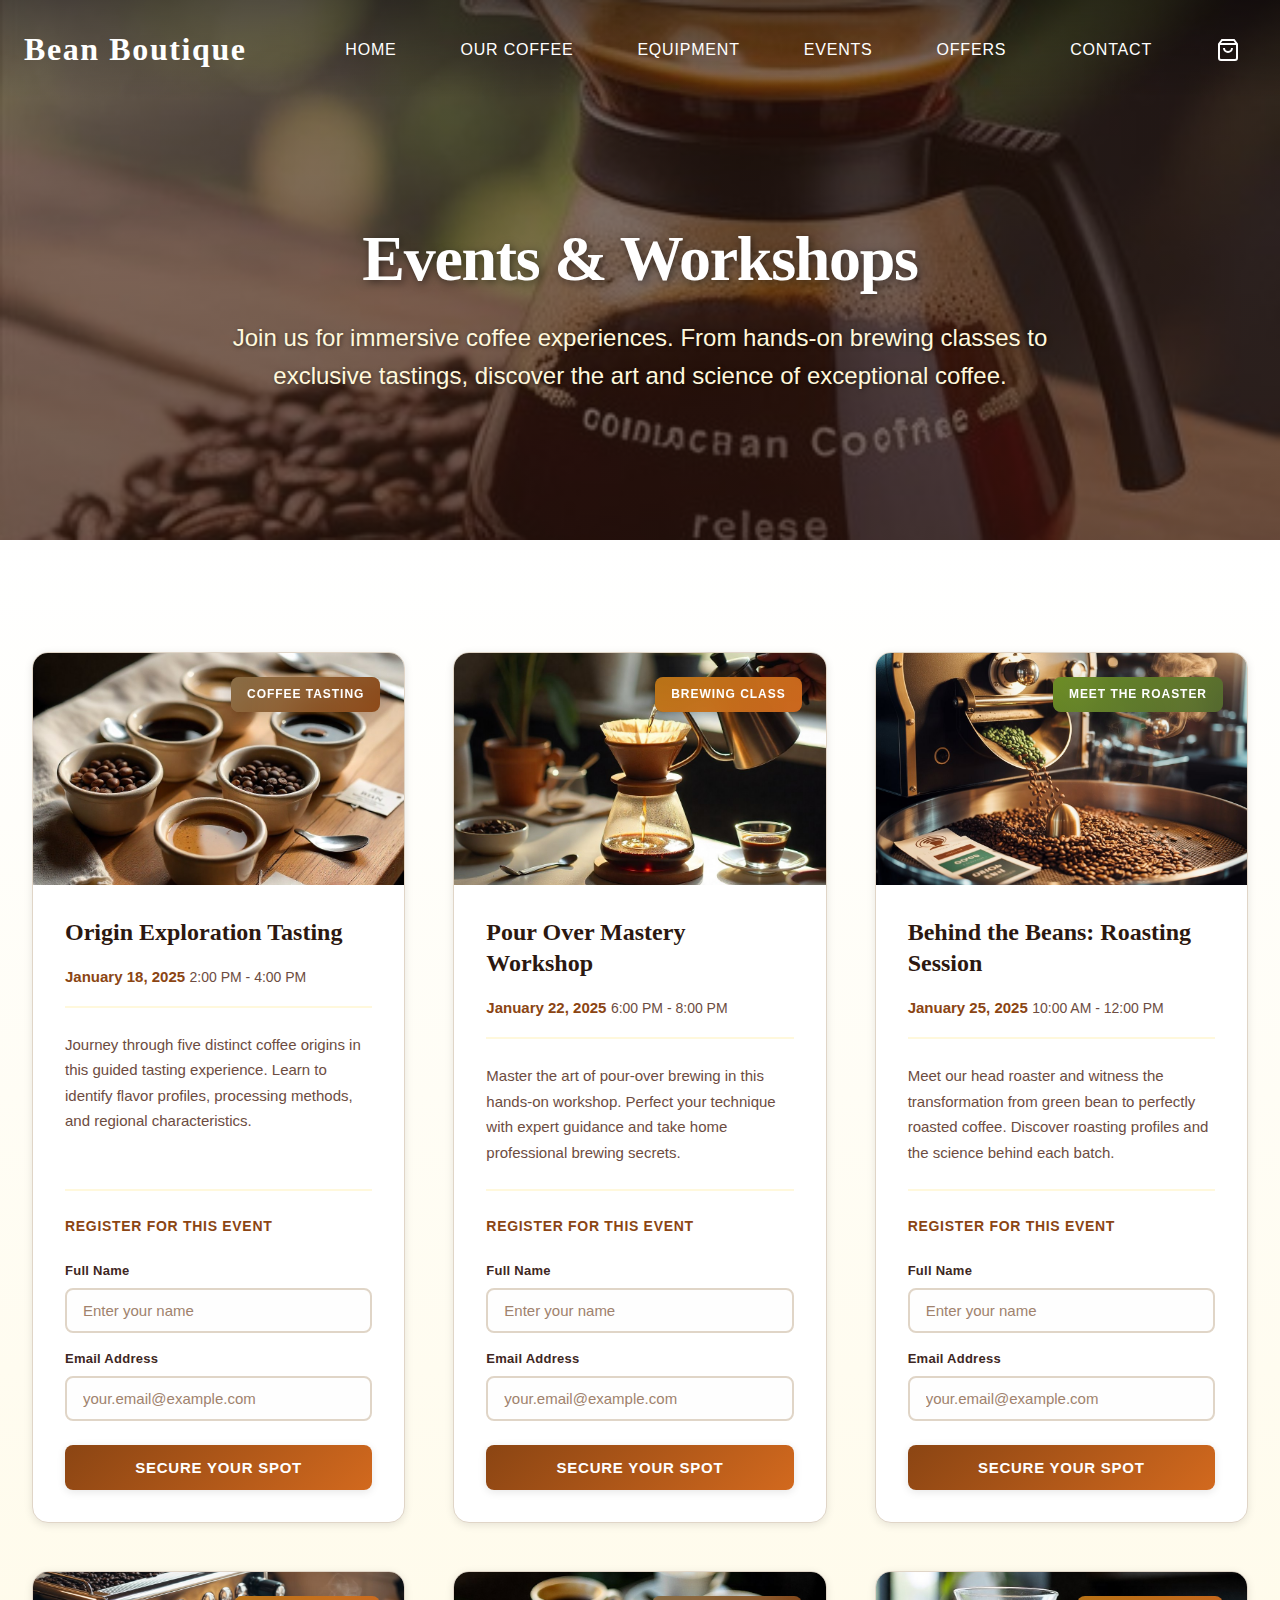
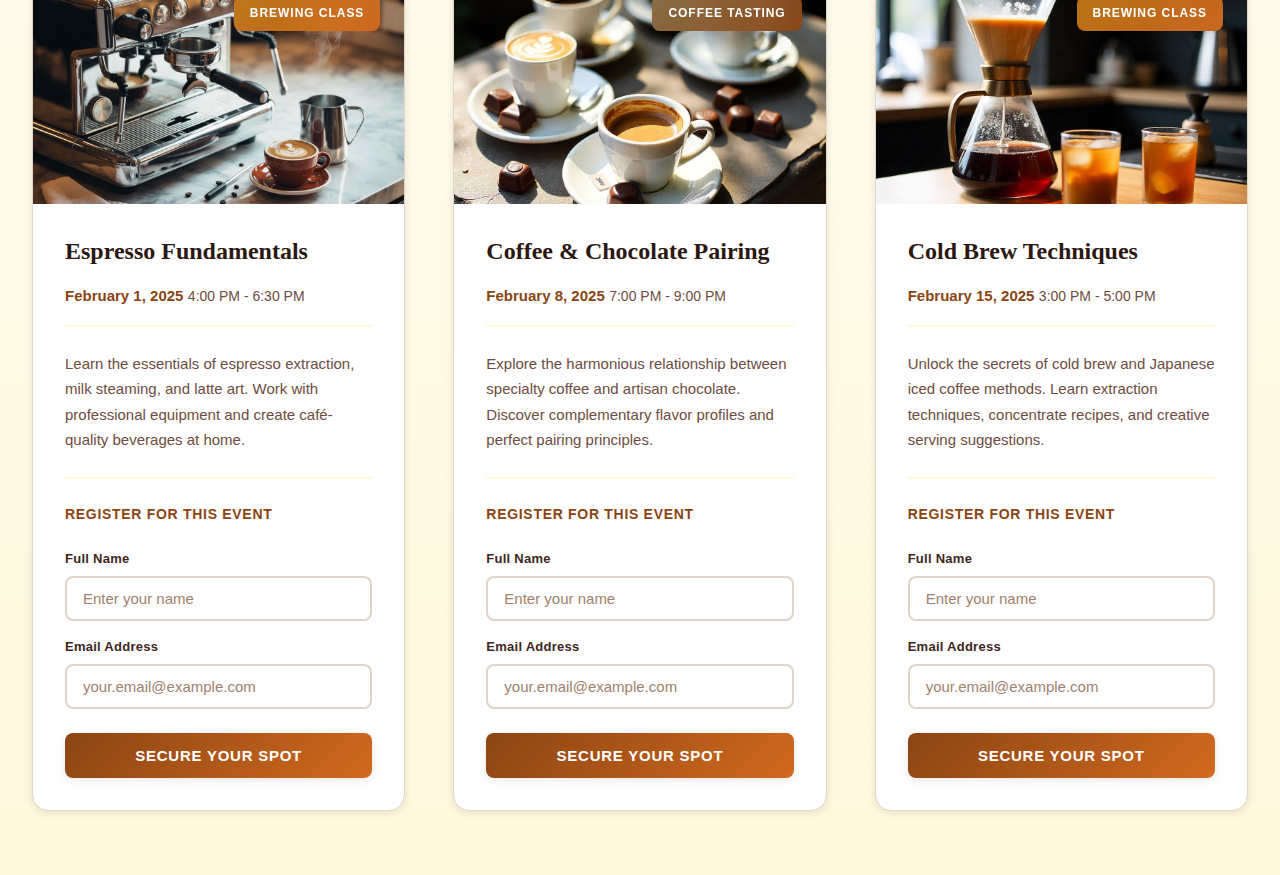
<file: events-selection.html>
<!-- events-selection.html -->
<!DOCTYPE html>
<html lang="en">
  <head>
    <meta charset="UTF-8" />
    <meta name="viewport" content="width=device-width, initial-scale=1.0" />
    <title>Events & Workshops - Bean Boutique</title>
    <link rel="icon" type="image/x-icon" href="/favicon.ico" />
    <link rel="icon" type="image/png" sizes="16x16" href="/favicon-16x16.png" />
    <link rel="icon" type="image/png" sizes="32x32" href="/favicon-32x32.png" />
    <link rel="apple-touch-icon" sizes="180x180" href="/apple-touch-icon.png" />
    <link rel="manifest" href="/site.webmanifest" />
    <link rel="stylesheet" href="index.css" />
  </head>
  <body>
    <!-- Hero Section -->
    <header class="events-selection-hero">
      <!-- Navigation Bar -->
      <nav class="navbar">
        <div class="nav-container">
          <div class="brand">
            <a href="index.html"><h2 class="brand-name">Bean Boutique</h2></a>
          </div>
          <ul class="nav-links">
            <li><a href="index.html#home">Home</a></li>
            <li><a href="coffee-selection.html#coffee">Our Coffee</a></li>
            <li><a href="equipment-selection.html">Equipment</a></li>
            <li><a href="events-selection.html#events">Events</a></li>
            <li><a href="offers.html">Offers</a></li>
            <li><a href="contact.html">Contact</a></li>
            <li>
              <a href="cart.html" class="cart-link">
                <svg
                  class="cart-icon"
                  viewBox="0 0 24 24"
                  fill="none"
                  stroke="currentColor"
                  stroke-width="2"
                >
                  <path
                    d="M6 2L3 6v14a2 2 0 0 0 2 2h14a2 2 0 0 0 2-2V6l-3-4z"
                  ></path>
                  <line x1="3" y1="6" x2="21" y2="6"></line>
                  <path d="M16 10a4 4 0 0 1-8 0"></path>
                </svg>
                <span class="cart-badge">0</span>
              </a>
            </li>
          </ul>
        </div>
      </nav>

      <!-- Hero Content -->
      <section class="events-selection-hero-content">
        <div class="events-selection-hero-text">
          <h1 class="events-selection-hero-heading">Events & Workshops</h1>
          <p class="events-selection-hero-subheading">
            Join us for immersive coffee experiences. From hands-on brewing
            classes to exclusive tastings, discover the art and science of
            exceptional coffee.
          </p>
        </div>
      </section>
    </header>

    <!-- Events & Workshops Section -->
    <section class="events-workshops" id="events">
      <div class="container">
        <!-- Events Grid -->
        <div class="events-grid">
          <!-- Event Card 1 -->
          <article class="event-card">
            <figure class="event-image-wrapper">
              <img
                src="images/coffee tasting.jpg"
                alt="Coffee cupping and tasting session with multiple coffee varieties"
                class="event-image"
              />
              <span class="event-badge badge-tasting">Coffee Tasting</span>
            </figure>
            <div class="event-content">
              <div class="event-header">
                <h3 class="event-title">Origin Exploration Tasting</h3>
                <div class="event-datetime">
                  <time datetime="2025-01-18">
                    <span class="event-date">January 18, 2025</span>
                    <span class="event-time">2:00 PM - 4:00 PM</span>
                  </time>
                </div>
              </div>
              <p class="event-description">
                Journey through five distinct coffee origins in this guided
                tasting experience. Learn to identify flavor profiles,
                processing methods, and regional characteristics.
              </p>
              <form class="registration-form">
                <h4 class="form-title">Register for this event</h4>
                <div class="form-group">
                  <label for="event1-name" class="form-label">Full Name</label>
                  <input
                    type="text"
                    id="event1-name"
                    name="name"
                    class="form-input"
                    placeholder="Enter your name"
                    required
                  />
                </div>
                <div class="form-group">
                  <label for="event1-email" class="form-label"
                    >Email Address</label
                  >
                  <input
                    type="email"
                    id="event1-email"
                    name="email"
                    class="form-input"
                    placeholder="your.email@example.com"
                    required
                  />
                </div>
                <button type="submit" class="register-btn">
                  Secure Your Spot
                </button>
              </form>
            </div>
          </article>

          <!-- Event Card 2 -->
          <article class="event-card">
            <figure class="event-image-wrapper">
              <img
                src="images/pour over mastery.jpg"
                alt="Hands-on pour over brewing class with instructor guidance"
                class="event-image"
              />
              <span class="event-badge badge-class">Brewing Class</span>
            </figure>
            <div class="event-content">
              <div class="event-header">
                <h3 class="event-title">Pour Over Mastery Workshop</h3>
                <div class="event-datetime">
                  <time datetime="2025-01-22">
                    <span class="event-date">January 22, 2025</span>
                    <span class="event-time">6:00 PM - 8:00 PM</span>
                  </time>
                </div>
              </div>
              <p class="event-description">
                Master the art of pour-over brewing in this hands-on workshop.
                Perfect your technique with expert guidance and take home
                professional brewing secrets.
              </p>
              <form class="registration-form">
                <h4 class="form-title">Register for this event</h4>
                <div class="form-group">
                  <label for="event2-name" class="form-label">Full Name</label>
                  <input
                    type="text"
                    id="event2-name"
                    name="name"
                    class="form-input"
                    placeholder="Enter your name"
                    required
                  />
                </div>
                <div class="form-group">
                  <label for="event2-email" class="form-label"
                    >Email Address</label
                  >
                  <input
                    type="email"
                    id="event2-email"
                    name="email"
                    class="form-input"
                    placeholder="your.email@example.com"
                    required
                  />
                </div>
                <button type="submit" class="register-btn">
                  Secure Your Spot
                </button>
              </form>
            </div>
          </article>

          <!-- Event Card 3 -->
          <article class="event-card">
            <figure class="event-image-wrapper">
              <img
                src="images/meet the roaster.jpg"
                alt="Meet the roaster session with coffee roasting demonstration"
                class="event-image"
              />
              <span class="event-badge badge-roaster">Meet the Roaster</span>
            </figure>
            <div class="event-content">
              <div class="event-header">
                <h3 class="event-title">Behind the Beans: Roasting Session</h3>
                <div class="event-datetime">
                  <time datetime="2025-01-25">
                    <span class="event-date">January 25, 2025</span>
                    <span class="event-time">10:00 AM - 12:00 PM</span>
                  </time>
                </div>
              </div>
              <p class="event-description">
                Meet our head roaster and witness the transformation from green
                bean to perfectly roasted coffee. Discover roasting profiles and
                the science behind each batch.
              </p>
              <form class="registration-form">
                <h4 class="form-title">Register for this event</h4>
                <div class="form-group">
                  <label for="event3-name" class="form-label">Full Name</label>
                  <input
                    type="text"
                    id="event3-name"
                    name="name"
                    class="form-input"
                    placeholder="Enter your name"
                    required
                  />
                </div>
                <div class="form-group">
                  <label for="event3-email" class="form-label"
                    >Email Address</label
                  >
                  <input
                    type="email"
                    id="event3-email"
                    name="email"
                    class="form-input"
                    placeholder="your.email@example.com"
                    required
                  />
                </div>
                <button type="submit" class="register-btn">
                  Secure Your Spot
                </button>
              </form>
            </div>
          </article>

          <!-- Event Card 4 -->
          <article class="event-card">
            <figure class="event-image-wrapper">
              <img
                src="images/espresso fundamentals.jpg"
                alt="Espresso fundamentals class with espresso machine training"
                class="event-image"
              />
              <span class="event-badge badge-class">Brewing Class</span>
            </figure>
            <div class="event-content">
              <div class="event-header">
                <h3 class="event-title">Espresso Fundamentals</h3>
                <div class="event-datetime">
                  <time datetime="2025-02-01">
                    <span class="event-date">February 1, 2025</span>
                    <span class="event-time">4:00 PM - 6:30 PM</span>
                  </time>
                </div>
              </div>
              <p class="event-description">
                Learn the essentials of espresso extraction, milk steaming, and
                latte art. Work with professional equipment and create
                café-quality beverages at home.
              </p>
              <form class="registration-form">
                <h4 class="form-title">Register for this event</h4>
                <div class="form-group">
                  <label for="event4-name" class="form-label">Full Name</label>
                  <input
                    type="text"
                    id="event4-name"
                    name="name"
                    class="form-input"
                    placeholder="Enter your name"
                    required
                  />
                </div>
                <div class="form-group">
                  <label for="event4-email" class="form-label"
                    >Email Address</label
                  >
                  <input
                    type="email"
                    id="event4-email"
                    name="email"
                    class="form-input"
                    placeholder="your.email@example.com"
                    required
                  />
                </div>
                <button type="submit" class="register-btn">
                  Secure Your Spot
                </button>
              </form>
            </div>
          </article>

          <!-- Event Card 5 -->
          <article class="event-card">
            <figure class="event-image-wrapper">
              <img
                src="images/cofee and chocolate.jpg"
                alt="Coffee and chocolate pairing tasting event"
                class="event-image"
              />
              <span class="event-badge badge-tasting">Coffee Tasting</span>
            </figure>
            <div class="event-content">
              <div class="event-header">
                <h3 class="event-title">Coffee & Chocolate Pairing</h3>
                <div class="event-datetime">
                  <time datetime="2025-02-08">
                    <span class="event-date">February 8, 2025</span>
                    <span class="event-time">7:00 PM - 9:00 PM</span>
                  </time>
                </div>
              </div>
              <p class="event-description">
                Explore the harmonious relationship between specialty coffee and
                artisan chocolate. Discover complementary flavor profiles and
                perfect pairing principles.
              </p>
              <form class="registration-form">
                <h4 class="form-title">Register for this event</h4>
                <div class="form-group">
                  <label for="event5-name" class="form-label">Full Name</label>
                  <input
                    type="text"
                    id="event5-name"
                    name="name"
                    class="form-input"
                    placeholder="Enter your name"
                    required
                  />
                </div>
                <div class="form-group">
                  <label for="event5-email" class="form-label"
                    >Email Address</label
                  >
                  <input
                    type="email"
                    id="event5-email"
                    name="email"
                    class="form-input"
                    placeholder="your.email@example.com"
                    required
                  />
                </div>
                <button type="submit" class="register-btn">
                  Secure Your Spot
                </button>
              </form>
            </div>
          </article>

          <!-- Event Card 6 -->
          <article class="event-card">
            <figure class="event-image-wrapper">
              <img
                src="images/cold brew techniques.jpg"
                alt="Cold brew and iced coffee techniques workshop"
                class="event-image"
              />
              <span class="event-badge badge-class">Brewing Class</span>
            </figure>
            <div class="event-content">
              <div class="event-header">
                <h3 class="event-title">Cold Brew Techniques</h3>
                <div class="event-datetime">
                  <time datetime="2025-02-15">
                    <span class="event-date">February 15, 2025</span>
                    <span class="event-time">3:00 PM - 5:00 PM</span>
                  </time>
                </div>
              </div>
              <p class="event-description">
                Unlock the secrets of cold brew and Japanese iced coffee
                methods. Learn extraction techniques, concentrate recipes, and
                creative serving suggestions.
              </p>
              <form class="registration-form">
                <h4 class="form-title">Register for this event</h4>
                <div class="form-group">
                  <label for="event6-name" class="form-label">Full Name</label>
                  <input
                    type="text"
                    id="event6-name"
                    name="name"
                    class="form-input"
                    placeholder="Enter your name"
                    required
                  />
                </div>
                <div class="form-group">
                  <label for="event6-email" class="form-label"
                    >Email Address</label
                  >
                  <input
                    type="email"
                    id="event6-email"
                    name="email"
                    class="form-input"
                    placeholder="your.email@example.com"
                    required
                  />
                </div>
                <button type="submit" class="register-btn">
                  Secure Your Spot
                </button>
              </form>
            </div>
          </article>
        </div>
      </div>
    </section>

    <script src="cart.js"></script>
    <script src="index.js"></script>
  </body>
</html>
</file>
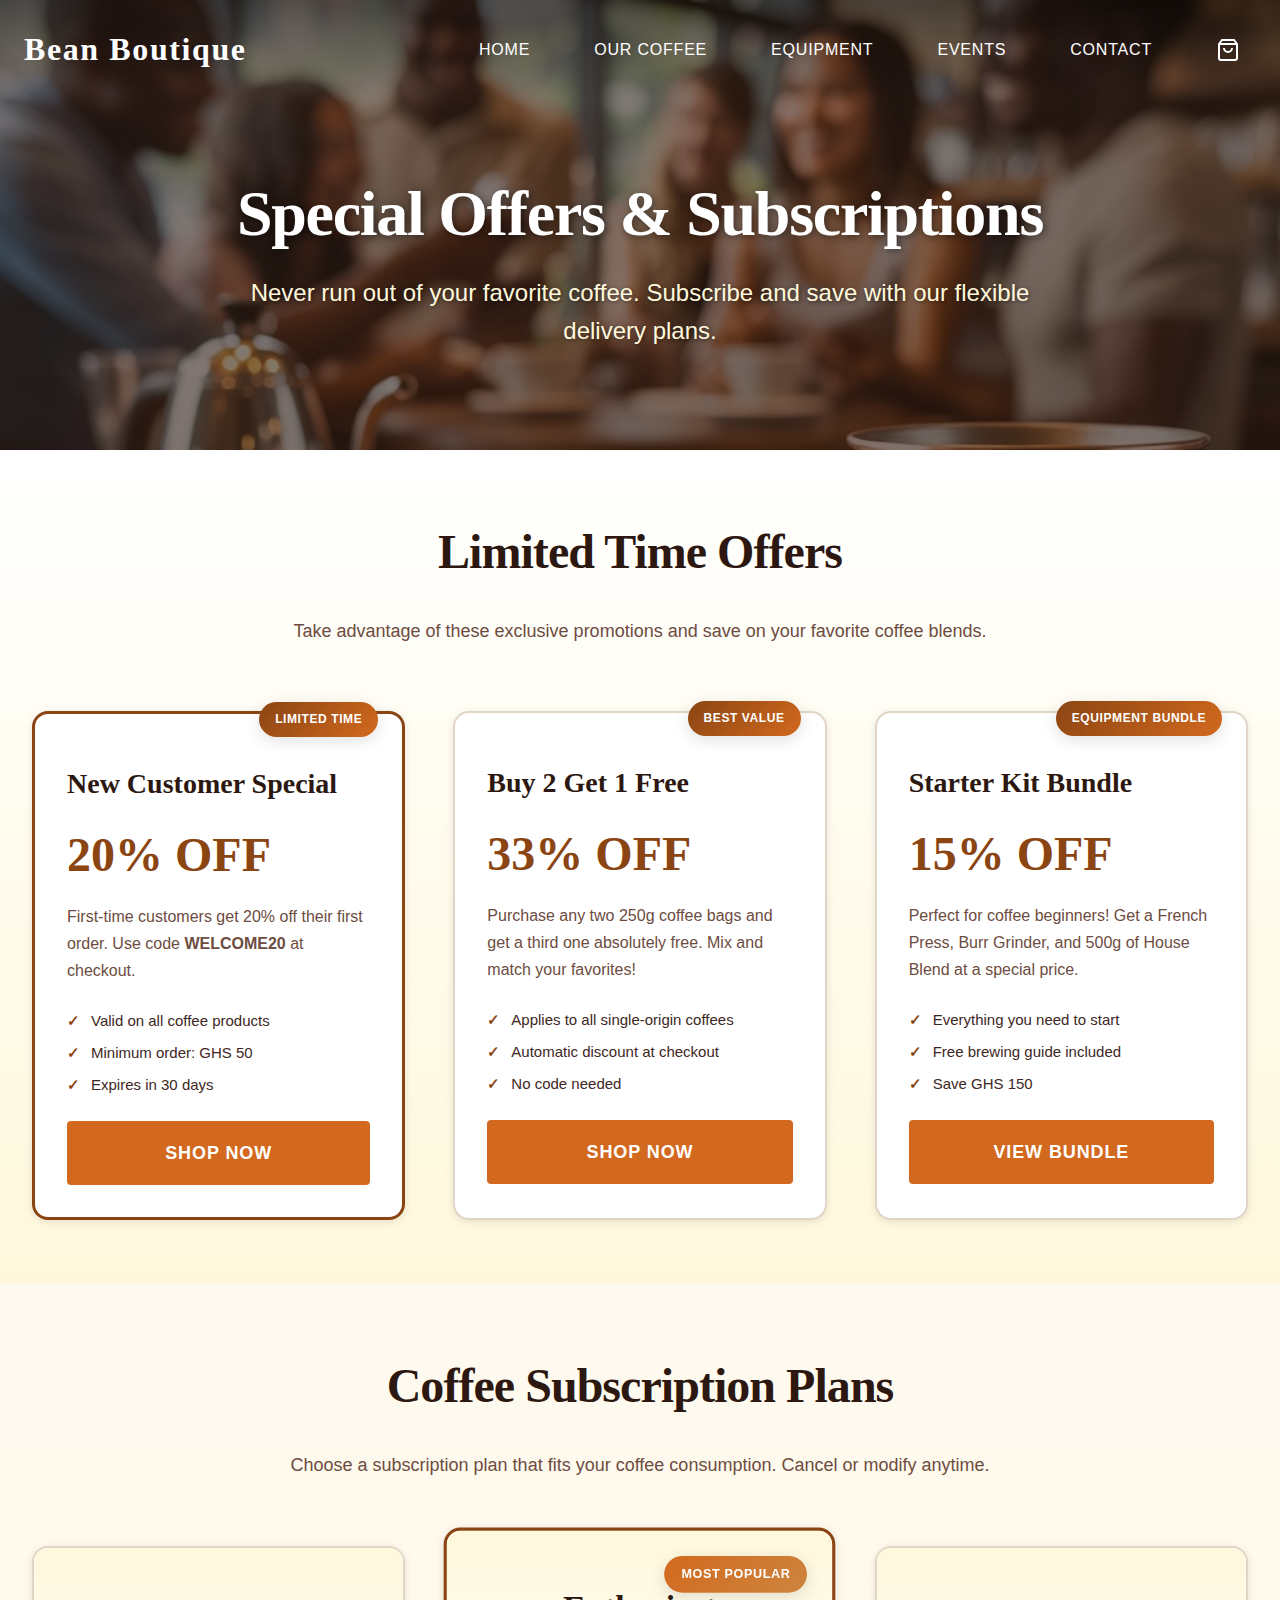
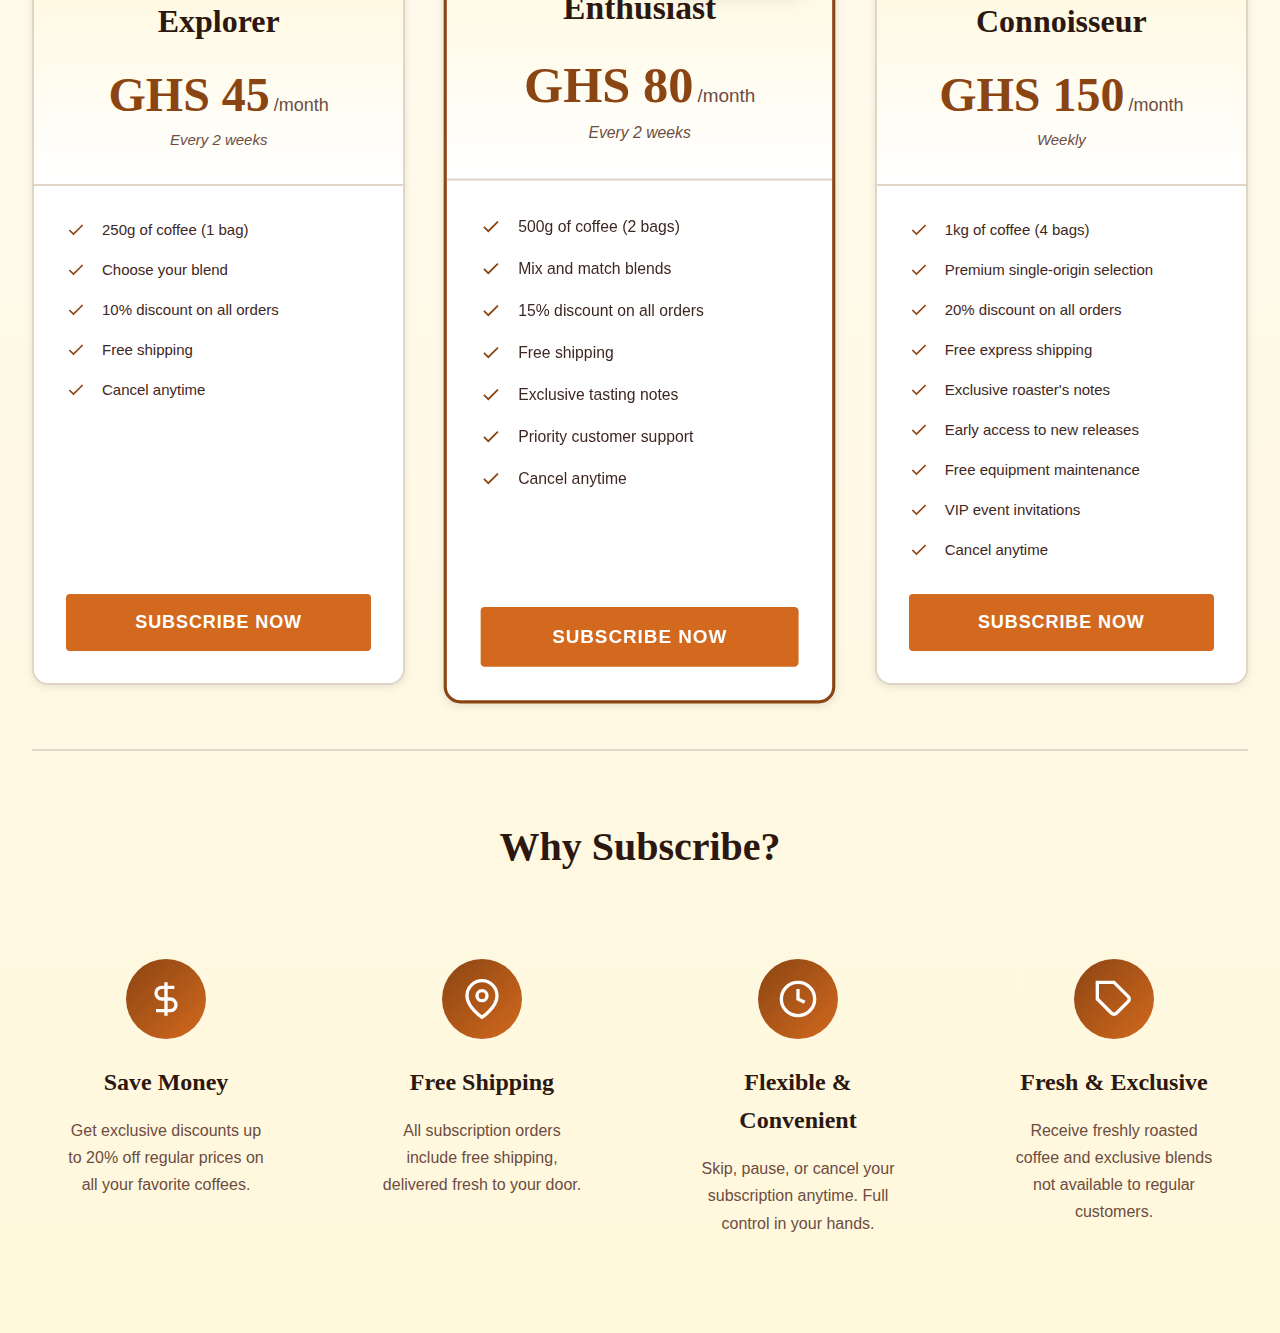
<file: offers.html>
<!-- offers.html -->
<!DOCTYPE html>
<html lang="en">
<head>
    <meta charset="UTF-8">
    <meta name="viewport" content="width=device-width, initial-scale=1.0">
    <title>Special Offers & Subscriptions - Bean Boutique</title>
    <link rel="icon" type="image/x-icon" href="/favicon.ico" />
    <link rel="icon" type="image/png" sizes="16x16" href="/favicon-16x16.png" />
    <link rel="icon" type="image/png" sizes="32x32" href="/favicon-32x32.png" />
    <link rel="apple-touch-icon" sizes="180x180" href="/apple-touch-icon.png" />
    <link rel="manifest" href="/site.webmanifest" />
    <link rel="stylesheet" href="index.css">
</head>
<body>
    <!-- Hero Section -->
    <header class="offers-hero">
        <!-- Navigation Bar -->
        <nav class="navbar">
            <div class="nav-container">
                <div class="brand">
                    <a href="index.html"><h2 class="brand-name">Bean Boutique</h2></a>
                </div>
                <ul class="nav-links">
                    <li><a href="index.html#home">Home</a></li>
                    <li><a href="coffee-selection.html#coffee">Our Coffee</a></li>
                    <li><a href="equipment-selection.html">Equipment</a></li>
                    <li><a href="events-selection.html">Events</a></li>
                    <li><a href="contact.html">Contact</a></li>
                    <li>
                        <a href="cart.html" class="cart-link">
                            <svg class="cart-icon" viewBox="0 0 24 24" fill="none" stroke="currentColor" stroke-width="2">
                                <path d="M6 2L3 6v14a2 2 0 0 0 2 2h14a2 2 0 0 0 2-2V6l-3-4z"></path>
                                <line x1="3" y1="6" x2="21" y2="6"></line>
                                <path d="M16 10a4 4 0 0 1-8 0"></path>
                            </svg>
                            <span class="cart-badge">0</span>
                        </a>
                    </li>
                </ul>
            </div>
        </nav>

        <!-- Hero Content -->
        <section class="offers-hero-content">
            <div class="offers-hero-text">
                <h1 class="offers-hero-heading">Special Offers & Subscriptions</h1>
                <p class="offers-hero-subheading">Never run out of your favorite coffee. Subscribe and save with our flexible delivery plans.</p>
            </div>
        </section>
    </header>

    <!-- Special Offers Section -->
    <section class="special-offers-section">
        <div class="container">
            <header class="section-header">
                <h2 class="section-title">Limited Time Offers</h2>
                <p class="section-subtitle">Take advantage of these exclusive promotions and save on your favorite coffee blends.</p>
            </header>

            <div class="offers-grid">
                <!-- Offer 1 -->
                <article class="offer-card featured-offer">
                    <div class="offer-badge">Limited Time</div>
                    <div class="offer-content">
                        <h3 class="offer-title">New Customer Special</h3>
                        <div class="offer-discount">20% OFF</div>
                        <p class="offer-description">First-time customers get 20% off their first order. Use code <strong>WELCOME20</strong> at checkout.</p>
                        <ul class="offer-benefits">
                            <li>Valid on all coffee products</li>
                            <li>Minimum order: GHS 50</li>
                            <li>Expires in 30 days</li>
                        </ul>
                        <a href="coffee-selection.html" class="btn btn-primary offer-btn">Shop Now</a>
                    </div>
                </article>

                <!-- Offer 2 -->
                <article class="offer-card">
                    <div class="offer-badge">Best Value</div>
                    <div class="offer-content">
                        <h3 class="offer-title">Buy 2 Get 1 Free</h3>
                        <div class="offer-discount">33% OFF</div>
                        <p class="offer-description">Purchase any two 250g coffee bags and get a third one absolutely free. Mix and match your favorites!</p>
                        <ul class="offer-benefits">
                            <li>Applies to all single-origin coffees</li>
                            <li>Automatic discount at checkout</li>
                            <li>No code needed</li>
                        </ul>
                        <a href="coffee-selection.html" class="btn btn-primary offer-btn">Shop Now</a>
                    </div>
                </article>

                <!-- Offer 3 -->
                <article class="offer-card">
                    <div class="offer-badge">Equipment Bundle</div>
                    <div class="offer-content">
                        <h3 class="offer-title">Starter Kit Bundle</h3>
                        <div class="offer-discount">15% OFF</div>
                        <p class="offer-description">Perfect for coffee beginners! Get a French Press, Burr Grinder, and 500g of House Blend at a special price.</p>
                        <ul class="offer-benefits">
                            <li>Everything you need to start</li>
                            <li>Free brewing guide included</li>
                            <li>Save GHS 150</li>
                        </ul>
                        <a href="equipment-selection.html" class="btn btn-primary offer-btn">View Bundle</a>
                    </div>
                </article>
            </div>
        </div>
    </section>

    <!-- Subscription Section -->
    <section class="subscription-section">
        <div class="container">
            <header class="section-header">
                <h2 class="section-title">Coffee Subscription Plans</h2>
                <p class="section-subtitle">Choose a subscription plan that fits your coffee consumption. Cancel or modify anytime.</p>
            </header>

            <div class="subscription-grid">
                <!-- Subscription Tier 1 -->
                <article class="subscription-card">
                    <div class="subscription-header">
                        <h3 class="subscription-name">Explorer</h3>
                        <div class="subscription-price">
                            <span class="price-amount">GHS 45</span>
                            <span class="price-period">/month</span>
                        </div>
                        <p class="subscription-frequency">Every 2 weeks</p>
                    </div>
                    <div class="subscription-content">
                        <ul class="subscription-benefits">
                            <li>
                                <svg viewBox="0 0 24 24" fill="none" stroke="currentColor" stroke-width="2">
                                    <polyline points="20 6 9 17 4 12"></polyline>
                                </svg>
                                <span>250g of coffee (1 bag)</span>
                            </li>
                            <li>
                                <svg viewBox="0 0 24 24" fill="none" stroke="currentColor" stroke-width="2">
                                    <polyline points="20 6 9 17 4 12"></polyline>
                                </svg>
                                <span>Choose your blend</span>
                            </li>
                            <li>
                                <svg viewBox="0 0 24 24" fill="none" stroke="currentColor" stroke-width="2">
                                    <polyline points="20 6 9 17 4 12"></polyline>
                                </svg>
                                <span>10% discount on all orders</span>
                            </li>
                            <li>
                                <svg viewBox="0 0 24 24" fill="none" stroke="currentColor" stroke-width="2">
                                    <polyline points="20 6 9 17 4 12"></polyline>
                                </svg>
                                <span>Free shipping</span>
                            </li>
                            <li>
                                <svg viewBox="0 0 24 24" fill="none" stroke="currentColor" stroke-width="2">
                                    <polyline points="20 6 9 17 4 12"></polyline>
                                </svg>
                                <span>Cancel anytime</span>
                            </li>
                        </ul>
                        <button class="btn btn-primary subscription-btn" onclick="subscribe('explorer')">Subscribe Now</button>
                    </div>
                </article>

                <!-- Subscription Tier 2 - Featured -->
                <article class="subscription-card featured-subscription">
                    <div class="popular-badge">Most Popular</div>
                    <div class="subscription-header">
                        <h3 class="subscription-name">Enthusiast</h3>
                        <div class="subscription-price">
                            <span class="price-amount">GHS 80</span>
                            <span class="price-period">/month</span>
                        </div>
                        <p class="subscription-frequency">Every 2 weeks</p>
                    </div>
                    <div class="subscription-content">
                        <ul class="subscription-benefits">
                            <li>
                                <svg viewBox="0 0 24 24" fill="none" stroke="currentColor" stroke-width="2">
                                    <polyline points="20 6 9 17 4 12"></polyline>
                                </svg>
                                <span>500g of coffee (2 bags)</span>
                            </li>
                            <li>
                                <svg viewBox="0 0 24 24" fill="none" stroke="currentColor" stroke-width="2">
                                    <polyline points="20 6 9 17 4 12"></polyline>
                                </svg>
                                <span>Mix and match blends</span>
                            </li>
                            <li>
                                <svg viewBox="0 0 24 24" fill="none" stroke="currentColor" stroke-width="2">
                                    <polyline points="20 6 9 17 4 12"></polyline>
                                </svg>
                                <span>15% discount on all orders</span>
                            </li>
                            <li>
                                <svg viewBox="0 0 24 24" fill="none" stroke="currentColor" stroke-width="2">
                                    <polyline points="20 6 9 17 4 12"></polyline>
                                </svg>
                                <span>Free shipping</span>
                            </li>
                            <li>
                                <svg viewBox="0 0 24 24" fill="none" stroke="currentColor" stroke-width="2">
                                    <polyline points="20 6 9 17 4 12"></polyline>
                                </svg>
                                <span>Exclusive tasting notes</span>
                            </li>
                            <li>
                                <svg viewBox="0 0 24 24" fill="none" stroke="currentColor" stroke-width="2">
                                    <polyline points="20 6 9 17 4 12"></polyline>
                                </svg>
                                <span>Priority customer support</span>
                            </li>
                            <li>
                                <svg viewBox="0 0 24 24" fill="none" stroke="currentColor" stroke-width="2">
                                    <polyline points="20 6 9 17 4 12"></polyline>
                                </svg>
                                <span>Cancel anytime</span>
                            </li>
                        </ul>
                        <button class="btn btn-primary subscription-btn" onclick="subscribe('enthusiast')">Subscribe Now</button>
                    </div>
                </article>

                <!-- Subscription Tier 3 -->
                <article class="subscription-card">
                    <div class="subscription-header">
                        <h3 class="subscription-name">Connoisseur</h3>
                        <div class="subscription-price">
                            <span class="price-amount">GHS 150</span>
                            <span class="price-period">/month</span>
                        </div>
                        <p class="subscription-frequency">Weekly</p>
                    </div>
                    <div class="subscription-content">
                        <ul class="subscription-benefits">
                            <li>
                                <svg viewBox="0 0 24 24" fill="none" stroke="currentColor" stroke-width="2">
                                    <polyline points="20 6 9 17 4 12"></polyline>
                                </svg>
                                <span>1kg of coffee (4 bags)</span>
                            </li>
                            <li>
                                <svg viewBox="0 0 24 24" fill="none" stroke="currentColor" stroke-width="2">
                                    <polyline points="20 6 9 17 4 12"></polyline>
                                </svg>
                                <span>Premium single-origin selection</span>
                            </li>
                            <li>
                                <svg viewBox="0 0 24 24" fill="none" stroke="currentColor" stroke-width="2">
                                    <polyline points="20 6 9 17 4 12"></polyline>
                                </svg>
                                <span>20% discount on all orders</span>
                            </li>
                            <li>
                                <svg viewBox="0 0 24 24" fill="none" stroke="currentColor" stroke-width="2">
                                    <polyline points="20 6 9 17 4 12"></polyline>
                                </svg>
                                <span>Free express shipping</span>
                            </li>
                            <li>
                                <svg viewBox="0 0 24 24" fill="none" stroke="currentColor" stroke-width="2">
                                    <polyline points="20 6 9 17 4 12"></polyline>
                                </svg>
                                <span>Exclusive roaster's notes</span>
                            </li>
                            <li>
                                <svg viewBox="0 0 24 24" fill="none" stroke="currentColor" stroke-width="2">
                                    <polyline points="20 6 9 17 4 12"></polyline>
                                </svg>
                                <span>Early access to new releases</span>
                            </li>
                            <li>
                                <svg viewBox="0 0 24 24" fill="none" stroke="currentColor" stroke-width="2">
                                    <polyline points="20 6 9 17 4 12"></polyline>
                                </svg>
                                <span>Free equipment maintenance</span>
                            </li>
                            <li>
                                <svg viewBox="0 0 24 24" fill="none" stroke="currentColor" stroke-width="2">
                                    <polyline points="20 6 9 17 4 12"></polyline>
                                </svg>
                                <span>VIP event invitations</span>
                            </li>
                            <li>
                                <svg viewBox="0 0 24 24" fill="none" stroke="currentColor" stroke-width="2">
                                    <polyline points="20 6 9 17 4 12"></polyline>
                                </svg>
                                <span>Cancel anytime</span>
                            </li>
                        </ul>
                        <button class="btn btn-primary subscription-btn" onclick="subscribe('connoisseur')">Subscribe Now</button>
                    </div>
                </article>
            </div>

            <!-- Subscription Benefits Section -->
            <div class="subscription-benefits-section">
                <h3 class="benefits-title">Why Subscribe?</h3>
                <div class="benefits-grid">
                    <div class="benefit-item">
                        <div class="benefit-icon">
                            <svg viewBox="0 0 24 24" fill="none" stroke="currentColor" stroke-width="2">
                                <path d="M12 2v20M17 5H9.5a3.5 3.5 0 0 0 0 7h5a3.5 3.5 0 0 1 0 7H6"></path>
                            </svg>
                        </div>
                        <h4>Save Money</h4>
                        <p>Get exclusive discounts up to 20% off regular prices on all your favorite coffees.</p>
                    </div>
                    <div class="benefit-item">
                        <div class="benefit-icon">
                            <svg viewBox="0 0 24 24" fill="none" stroke="currentColor" stroke-width="2">
                                <path d="M21 10c0 7-9 13-9 13s-9-6-9-13a9 9 0 0 1 18 0z"></path>
                                <circle cx="12" cy="10" r="3"></circle>
                            </svg>
                        </div>
                        <h4>Free Shipping</h4>
                        <p>All subscription orders include free shipping, delivered fresh to your door.</p>
                    </div>
                    <div class="benefit-item">
                        <div class="benefit-icon">
                            <svg viewBox="0 0 24 24" fill="none" stroke="currentColor" stroke-width="2">
                                <circle cx="12" cy="12" r="10"></circle>
                                <polyline points="12 6 12 12 16 14"></polyline>
                            </svg>
                        </div>
                        <h4>Flexible & Convenient</h4>
                        <p>Skip, pause, or cancel your subscription anytime. Full control in your hands.</p>
                    </div>
                    <div class="benefit-item">
                        <div class="benefit-icon">
                            <svg viewBox="0 0 24 24" fill="none" stroke="currentColor" stroke-width="2">
                                <path d="M20.59 13.41l-7.17 7.17a2 2 0 0 1-2.83 0L2 12V2h10l8.59 8.59a2 2 0 0 1 0 2.82z"></path>
                                <line x1="7" y1="7" x2="7.01" y2="7"></line>
                            </svg>
                        </div>
                        <h4>Fresh & Exclusive</h4>
                        <p>Receive freshly roasted coffee and exclusive blends not available to regular customers.</p>
                    </div>
                </div>
            </div>
        </div>
    </section>

    <script src="cart.js"></script>
    <script src="index.js"></script>
    <script>
        function subscribe(plan) {
            alert(`Thank you for your interest in the ${plan.charAt(0).toUpperCase() + plan.slice(1)} subscription plan! Subscription functionality would be implemented here.`);
        }
    </script>
</body>
</html>
</file>
<file: index.css>
/* index.css */

/* ========================================
   CSS Variables & Root Styles
   ======================================== */
:root {
  /* Color Palette - Warm & Earthy */
  --color-primary: #8b4513;
  --color-secondary: #d2691e;
  --color-accent: #cd853f;
  --color-light: #fff8dc;
  --color-light-bg: #fff8dc;
  --color-white: #ffffff;
  --color-cream: #fffaf0;
  --color-dark: #2c1810;
  --color-overlay: rgba(44, 24, 16, 0.65);
  --color-text: #3e2723;
  --color-text-light: #6d4c41;
  --color-border: #e0d5c7;
  --color-input-bg: #fefefe;

  /* Badge Colors */
  --color-origin: #8b6f47;
  --color-blend: #b8860b;
  --color-decaf: #6b8e23;
  --color-bestseller: #c17817;
  --color-featured: #8b6f47;
  --color-new: #6b8e23;
  --color-tasting: #8b6f47;
  --color-class: #c17817;
  --color-roaster: #6b8e23;

  /* Typography */
  --font-primary: "Georgia", "Times New Roman", serif;
  --font-secondary: "Arial", "Helvetica", sans-serif;

  /* Spacing */
  --spacing-xs: 0.5rem;
  --spacing-sm: 1rem;
  --spacing-md: 1.5rem;
  --spacing-lg: 2rem;
  --spacing-xl: 3rem;
  --spacing-xxl: 4rem;

  /* Shadows */
  --shadow-sm: 0 2px 8px rgba(0, 0, 0, 0.1);
  --shadow-md: 0 4px 16px rgba(0, 0, 0, 0.12);
  --shadow-lg: 0 8px 24px rgba(0, 0, 0, 0.15);

  /* Border Radius */
  --radius-sm: 8px;
  --radius-md: 12px;
  --radius-lg: 16px;
}

/* ========================================
   Global Reset & Base Styles
   ======================================== */
* {
  margin: 0;
  padding: 0;
  box-sizing: border-box;
}

html {
  font-size: 16px;
  scroll-behavior: smooth;
}

body {
  font-family: var(--font-secondary);
  line-height: 1.6;
  color: var(--color-dark);
  background-color: var(--color-cream);
  overflow-x: hidden;
}

a {
  text-decoration: none;
  color: inherit;
}

ul {
  list-style: none;
}

/* ========================================
   Hero Section
   ======================================== */
.hero-section {
  position: relative;
  min-height: 100vh;
  width: 100%;
  background-image: linear-gradient(
      to bottom,
      rgba(44, 24, 16, 0.5),
      rgba(44, 24, 16, 0.7)
    ),
    url("/images/hero-coffee.jpeg");
  background-size: cover;
  background-position: center;
  background-repeat: no-repeat;
  background-attachment: fixed;
  display: flex;
  flex-direction: column;
}

/* ========================================
   Navigation Bar
   ======================================== */
.navbar {
  position: absolute;
  top: 0;
  left: 0;
  right: 0;
  z-index: 100;
  padding: var(--spacing-md) 0;
  background: linear-gradient(to bottom, rgba(0, 0, 0, 0.4), transparent);
}

.nav-container {
  max-width: 1400px;
  margin: 0 auto;
  padding: 0 var(--spacing-md);
  display: flex;
  justify-content: space-between;
  align-items: center;
}

.brand-name {
  font-family: var(--font-primary);
  font-size: 2rem;
  font-weight: 700;
  color: var(--color-white);
  letter-spacing: 0.05em;
}

.nav-links {
  display: flex;
  gap: var(--spacing-lg);
  align-items: center;
}

.nav-links li a {
  font-size: 1rem;
  font-weight: 500;
  color: var(--color-white);
  text-transform: uppercase;
  letter-spacing: 0.05em;
  padding: var(--spacing-xs) var(--spacing-sm);
  transition: all 0.3s ease;
  position: relative;
}

.nav-links li a::after {
  content: "";
  position: absolute;
  bottom: 0;
  left: 50%;
  width: 0;
  height: 2px;
  background-color: var(--color-accent);
  transition: all 0.3s ease;
  transform: translateX(-50%);
}

.nav-links li a:hover {
  color: var(--color-accent);
}

.nav-links li a:hover::after {
  width: 80%;
}

/* ========================================
   Hero Content
   ======================================== */
.hero-content {
  flex: 1;
  display: flex;
  align-items: center;
  justify-content: flex-start;
  padding: var(--spacing-xl) var(--spacing-md);
  max-width: 1400px;
  margin: 0 auto;
  width: 100%;
}

.hero-text {
  max-width: 800px;
  margin-top: var(--spacing-xl);
}

.hero-heading {
  font-family: var(--font-primary);
  font-size: 5rem;
  font-weight: 900;
  color: var(--color-white);
  line-height: 1.1;
  margin-bottom: var(--spacing-md);
  text-shadow: 2px 2px 8px rgba(0, 0, 0, 0.5);
  letter-spacing: -0.02em;
}

.hero-subheading {
  font-size: 1.5rem;
  font-weight: 300;
  color: var(--color-light);
  margin-bottom: var(--spacing-lg);
  line-height: 1.5;
  max-width: 600px;
}

/* ========================================
   Call-to-Action Buttons
   ======================================== */
.hero-buttons {
  display: flex;
  gap: var(--spacing-md);
  flex-wrap: wrap;
}

.btn {
  display: inline-block;
  padding: 1rem 2.5rem;
  font-size: 1.125rem;
  font-weight: 600;
  text-transform: uppercase;
  letter-spacing: 0.05em;
  border-radius: 4px;
  transition: all 0.3s ease;
  cursor: pointer;
  border: 2px solid transparent;
}

.btn-primary {
  background-color: var(--color-secondary);
  color: var(--color-white);
  border-color: var(--color-secondary);
}

.btn-primary:hover {
  background-color: var(--color-primary);
  border-color: var(--color-primary);
  transform: translateY(-2px);
  box-shadow: 0 8px 16px rgba(0, 0, 0, 0.3);
}

.btn-secondary {
  background-color: transparent;
  color: var(--color-white);
  border-color: var(--color-white);
}

.btn-secondary:hover {
  background-color: var(--color-white);
  color: var(--color-dark);
  transform: translateY(-2px);
  box-shadow: 0 8px 16px rgba(255, 255, 255, 0.2);
}

.btn:focus {
  outline: 3px solid var(--color-accent);
  outline-offset: 3px;
}

/* ========================================
   Responsive Design - Tablet
   ======================================== */
@media screen and (max-width: 1024px) {
  .hero-heading {
    font-size: 4rem;
  }

  .hero-subheading {
    font-size: 1.25rem;
  }

  .nav-links {
    gap: var(--spacing-md);
  }

  .nav-links li a {
    font-size: 0.9rem;
  }
}

/* ========================================
   Modal Styles
   ======================================== */
.modal-overlay {
  position: fixed;
  top: 0;
  left: 0;
  width: 100%;
  height: 100%;
  background-color: rgba(44, 24, 16, 0.85);
  display: flex;
  align-items: center;
  justify-content: center;
  z-index: 1000;
  opacity: 0;
  visibility: hidden;
  transition: opacity 0.3s ease, visibility 0.3s ease;
}

.modal-overlay.active {
  opacity: 1;
  visibility: visible;
}

.modal {
  position: relative;
  background: linear-gradient(135deg, #fff8dc 0%, #f5e6d3 100%);
  border-radius: 24px;
  padding: 0;
  max-width: 900px;
  width: 90%;
  box-shadow: 0 20px 60px rgba(0, 0, 0, 0.5);
  transform: scale(0.9) translateY(20px);
  transition: transform 0.3s ease;
  overflow: hidden;
  display: flex;
  flex-direction: column;
}

.modal-overlay.active .modal {
  transform: scale(1) translateY(0);
}

.close-btn {
  position: absolute;
  top: 1rem;
  right: 1rem;
  width: 40px;
  height: 40px;
  border: none;
  background: rgba(139, 69, 19, 0.1);
  border-radius: 50%;
  font-size: 2rem;
  color: #8b4513;
  cursor: pointer;
  display: flex;
  align-items: center;
  justify-content: center;
  transition: all 0.3s ease;
  z-index: 10;
  line-height: 1;
}

.close-btn:hover {
  background: rgba(139, 69, 19, 0.2);
  transform: rotate(90deg);
}

.close-btn:active {
  transform: rotate(90deg) scale(0.95);
}

/* Modal Grid Layout */
.modal-grid {
  display: grid;
  grid-template-columns: 1fr 1fr;
  min-height: 500px;
}

.modal-image-container {
  width: 100%;
  height: 100%;
  overflow: hidden;
  position: relative;
  background: #2c1810;
}

.modal-coffee-beans-img {
  width: 100%;
  height: 100%;
  object-fit: cover;
  object-position: center;
  display: block;
}

.modal-content-wrapper {
  padding: 3rem 2.5rem;
  display: flex;
  flex-direction: column;
  justify-content: center;
}

.modal-header {
  margin-top: 0;
  margin-bottom: 1rem;
}

.modal-title {
  font-size: 2.5rem;
  color: #2c1810;
  font-weight: 700;
  margin-bottom: 0.75rem;
  line-height: 1.2;
}

.discount-badge {
  display: inline-block;
  background: linear-gradient(135deg, #d2691e, #cd853f);
  color: #ffffff;
  padding: 0.5rem 1.5rem;
  border-radius: 50px;
  font-size: 1.5rem;
  font-weight: 700;
  margin-bottom: 1.25rem;
  box-shadow: 0 4px 12px rgba(210, 105, 30, 0.3);
}

.modal-subtitle {
  font-size: 1.125rem;
  color: #5c4033;
  line-height: 1.6;
  margin-bottom: 2rem;
  font-family: "Arial", sans-serif;
  font-weight: 400;
}

/* Form elements */
.modal-form {
  display: flex;
  flex-direction: column;
  gap: 1rem;
  margin-bottom: 1.5rem;
}

.input-wrapper {
  position: relative;
}

.email-input {
  width: 100%;
  padding: 1rem 1.25rem;
  font-size: 1rem;
  border: 2px solid #d4a574;
  border-radius: 12px;
  background: #ffffff;
  color: #2c1810;
  font-family: "Arial", sans-serif;
  transition: all 0.3s ease;
}

.email-input:focus {
  outline: none;
  border-color: #8b4513;
  box-shadow: 0 0 0 4px rgba(139, 69, 19, 0.1);
}

.email-input::placeholder {
  color: #a0826d;
}

.submit-btn {
  width: 100%;
  padding: 1.125rem 2rem;
  font-size: 1.125rem;
  font-weight: 700;
  text-transform: uppercase;
  letter-spacing: 0.05em;
  color: #ffffff;
  background: linear-gradient(135deg, #8b4513, #d2691e);
  border: none;
  border-radius: 12px;
  cursor: pointer;
  transition: all 0.3s ease;
  box-shadow: 0 4px 16px rgba(139, 69, 19, 0.3);
  font-family: "Arial", sans-serif;
}

.submit-btn:hover {
  transform: translateY(-2px);
  box-shadow: 0 6px 20px rgba(139, 69, 19, 0.4);
  background: linear-gradient(135deg, #704010, #b8571c);
}

.submit-btn:active {
  transform: translateY(0);
}

/* Footer text */
.modal-footer {
  font-size: 0.875rem;
  color: #8b7355;
  font-family: "Arial", sans-serif;
  line-height: 1.5;
}

.modal-footer a {
  color: #8b4513;
  text-decoration: none;
  font-weight: 600;
}

.modal-footer a:hover {
  text-decoration: underline;
}

/* Steam animation decoration */
.steam-container {
  position: absolute;
  top: -50px;
  left: 50%;
  transform: translateX(-50%);
  width: 100px;
  height: 80px;
  overflow: hidden;
  opacity: 0.2;
}

.steam {
  position: absolute;
  bottom: 0;
  width: 8px;
  height: 50px;
  background: linear-gradient(to top, rgba(139, 69, 19, 0.4), transparent);
  border-radius: 50%;
  animation: steam-rise 3s ease-in-out infinite;
}

.steam:nth-child(1) {
  left: 35px;
  animation-delay: 0s;
}

.steam:nth-child(2) {
  left: 50px;
  animation-delay: 0.5s;
}

.steam:nth-child(3) {
  left: 65px;
  animation-delay: 1s;
}

@keyframes steam-rise {
  0% {
    transform: translateY(0) scaleX(1);
    opacity: 0.4;
  }
  50% {
    transform: translateY(-30px) scaleX(1.5);
    opacity: 0.2;
  }
  100% {
    transform: translateY(-60px) scaleX(2);
    opacity: 0;
  }
}

/* Responsive design for modal */
@media (max-width: 768px) {
  .modal-grid {
    grid-template-columns: 1fr;
    min-height: auto;
  }

  .modal-image-container {
    height: 250px;
    order: 1;
  }

  .modal-content-wrapper {
    padding: 2rem 1.75rem;
    order: 2;
  }

  .modal-title {
    font-size: 2rem;
  }

  .discount-badge {
    font-size: 1.25rem;
    padding: 0.4rem 1.25rem;
  }

  .modal-subtitle {
    font-size: 1rem;
  }
}

@media (max-width: 600px) {
  .modal {
    border-radius: 20px;
  }

  .modal-image-container {
    height: 200px;
  }

  .modal-content-wrapper {
    padding: 1.75rem 1.5rem;
  }

  .modal-title {
    font-size: 1.75rem;
  }

  .discount-badge {
    font-size: 1.125rem;
    padding: 0.4rem 1.125rem;
  }

  .modal-subtitle {
    font-size: 0.95rem;
  }

  .email-input,
  .submit-btn {
    font-size: 0.95rem;
  }
}

/* ========================================
   Responsive Design - Mobile
   ======================================== */
@media screen and (max-width: 768px) {
  .hero-section {
    background-attachment: scroll;
  }

  .navbar {
    padding: var(--spacing-sm) 0;
  }

  .nav-container {
    flex-direction: column;
    gap: var(--spacing-sm);
    padding: 0 var(--spacing-sm);
  }

  .brand-name {
    font-size: 1.5rem;
  }

  .nav-links {
    flex-wrap: wrap;
    justify-content: center;
    gap: var(--spacing-sm);
  }

  .nav-links li a {
    font-size: 0.85rem;
    padding: var(--spacing-xs);
  }

  .hero-content {
    padding: var(--spacing-md) var(--spacing-sm);
    justify-content: center;
    text-align: center;
  }

  .hero-text {
    margin-top: var(--spacing-md);
  }

  .hero-heading {
    font-size: 2.5rem;
    margin-bottom: var(--spacing-sm);
  }

  .hero-subheading {
    font-size: 1rem;
    margin-bottom: var(--spacing-md);
  }

  .hero-buttons {
    flex-direction: column;
    gap: var(--spacing-sm);
    align-items: center;
  }

  .btn {
    width: 100%;
    max-width: 300px;
    padding: 0.875rem 2rem;
    font-size: 1rem;
  }
}

@media screen and (max-width: 480px) {
  .hero-heading {
    font-size: 2rem;
  }

  .hero-subheading {
    font-size: 0.9rem;
  }

  .nav-links li a {
    font-size: 0.75rem;
  }

  .modal-image-container {
    height: 180px;
  }

  .modal-content-wrapper {
    padding: 1.5rem 1.25rem;
  }
}

/* ========================================
   Coffee Selection Section
   ======================================== */
.coffee-selection {
  padding: var(--spacing-xxl) 0;
  background: linear-gradient(
    to bottom,
    var(--color-cream),
    var(--color-light-bg)
  );
}

.container {
  max-width: 1400px;
  margin: 0 auto;
  padding: 0 var(--spacing-lg);
}

/* ========================================
   Section Header
   ======================================== */
.section-header {
  text-align: center;
  max-width: 800px;
  margin: 0 auto var(--spacing-xxl);
}

.section-title {
  font-family: var(--font-primary);
  font-size: 3rem;
  font-weight: 700;
  color: var(--color-dark);
  margin-bottom: var(--spacing-md);
  letter-spacing: -0.02em;
}

.section-subtitle {
  font-size: 1.125rem;
  color: var(--color-text-light);
  line-height: 1.8;
  font-weight: 400;
}

/* ========================================
   Coffee Grid
   ======================================== */
.coffee-grid {
  display: grid;
  grid-template-columns: repeat(3, 1fr);
  gap: var(--spacing-xl);
  margin-top: var(--spacing-xl);
}

/* ========================================
   Coffee Card
   ======================================== */
.coffee-card {
  background: var(--color-white);
  border-radius: var(--radius-lg);
  overflow: hidden;
  box-shadow: var(--shadow-sm);
  transition: all 0.3s ease;
  display: flex;
  flex-direction: column;
}

.coffee-card:hover {
  transform: translateY(-8px);
  box-shadow: var(--shadow-lg);
}

/* Image Wrapper */
.coffee-image-wrapper {
  position: relative;
  width: 100%;
  aspect-ratio: 4 / 3;
  overflow: hidden;
  background-color: var(--color-light-bg);
}

.coffee-image {
  width: 100%;
  height: 100%;
  object-fit: cover;
  transition: transform 0.4s ease;
}

.coffee-card:hover .coffee-image {
  transform: scale(1.05);
}

/* Coffee Badge */
.coffee-badge {
  position: absolute;
  top: var(--spacing-sm);
  right: var(--spacing-sm);
  padding: 0.375rem 0.875rem;
  font-size: 0.75rem;
  font-weight: 700;
  text-transform: uppercase;
  letter-spacing: 0.05em;
  border-radius: 20px;
  color: var(--color-white);
  backdrop-filter: blur(8px);
  box-shadow: var(--shadow-sm);
}

.badge-origin {
  background: rgba(139, 111, 71, 0.9);
}

.badge-blend {
  background: rgba(184, 134, 11, 0.9);
}

.badge-decaf {
  background: rgba(107, 142, 35, 0.9);
}

/* ========================================
   Coffee Content
   ======================================== */
.coffee-content {
  padding: var(--spacing-lg);
  display: flex;
  flex-direction: column;
  gap: var(--spacing-sm);
  flex: 1;
}

.coffee-name {
  font-family: var(--font-primary);
  font-size: 1.5rem;
  font-weight: 700;
  color: var(--color-dark);
  margin-bottom: var(--spacing-xs);
}

.coffee-description {
  font-size: 0.9375rem;
  color: var(--color-text-light);
  line-height: 1.7;
  margin-bottom: var(--spacing-sm);
}

/* ========================================
   Tasting Notes
   ======================================== */
.tasting-notes {
  display: flex;
  flex-wrap: wrap;
  gap: var(--spacing-xs);
  margin-bottom: var(--spacing-sm);
}

.note {
  display: inline-block;
  padding: 0.25rem 0.75rem;
  font-size: 0.8125rem;
  font-weight: 500;
  color: var(--color-primary);
  background-color: rgba(139, 69, 19, 0.08);
  border: 1px solid rgba(139, 69, 19, 0.15);
  border-radius: 16px;
  transition: all 0.2s ease;
}

.note:hover {
  background-color: rgba(139, 69, 19, 0.12);
  border-color: rgba(139, 69, 19, 0.25);
}

/* ========================================
   Brewing Methods
   ======================================== */
.brewing-methods {
  display: flex;
  flex-wrap: wrap;
  gap: var(--spacing-xs);
  margin-top: auto;
  padding-top: var(--spacing-sm);
  border-top: 1px solid var(--color-border);
}

.method {
  display: inline-flex;
  align-items: center;
  padding: 0.375rem 0.875rem;
  font-size: 0.8125rem;
  font-weight: 600;
  color: var(--color-white);
  background: linear-gradient(
    135deg,
    var(--color-primary),
    var(--color-secondary)
  );
  border-radius: 6px;
  transition: all 0.2s ease;
  text-transform: uppercase;
  letter-spacing: 0.03em;
}

.method:hover {
  background: linear-gradient(
    135deg,
    var(--color-secondary),
    var(--color-primary)
  );
  transform: translateY(-1px);
  box-shadow: var(--shadow-sm);
}

/* ========================================
   Responsive Design - Large Desktop
   ======================================== */
@media screen and (min-width: 1400px) {
  .coffee-grid {
    grid-template-columns: repeat(4, 1fr);
  }
}

/* ========================================
   Responsive Design - Tablet (Coffee Section)
   ======================================== */
@media screen and (max-width: 1024px) {
  .coffee-grid {
    grid-template-columns: repeat(2, 1fr);
    gap: var(--spacing-lg);
  }

  .section-title {
    font-size: 2.5rem;
  }

  .section-subtitle {
    font-size: 1rem;
  }

  .coffee-name {
    font-size: 1.375rem;
  }

  .coffee-description {
    font-size: 0.875rem;
  }
}

/* ========================================
   Responsive Design - Mobile (Coffee Section)
   ======================================== */
@media screen and (max-width: 768px) {
  .coffee-selection {
    padding: var(--spacing-xl) 0;
  }

  .container {
    padding: 0 var(--spacing-sm);
  }

  .section-header {
    margin-bottom: var(--spacing-xl);
  }

  .section-title {
    font-size: 2rem;
    margin-bottom: var(--spacing-sm);
  }

  .section-subtitle {
    font-size: 0.9375rem;
  }

  .coffee-grid {
    grid-template-columns: 1fr;
    gap: var(--spacing-md);
  }

  .coffee-content {
    padding: var(--spacing-md);
  }

  .coffee-name {
    font-size: 1.25rem;
  }

  .coffee-description {
    font-size: 0.875rem;
    line-height: 1.6;
  }

  .note {
    font-size: 0.75rem;
    padding: 0.2rem 0.625rem;
  }

  .method {
    font-size: 0.75rem;
    padding: 0.3rem 0.75rem;
  }

  .coffee-card:hover {
    transform: translateY(-4px);
  }
}

/* ========================================
   View More Button
   ======================================== */
.view-more-container {
  text-align: center;
  margin-top: var(--spacing-xl);
  padding-top: var(--spacing-lg);
}

.view-more-btn {
  display: inline-block;
}

/* ========================================
   Coffee Selection Page Hero Section
   ======================================== */
.coffee-selection-hero {
  position: relative;
  min-height: 60vh;
  width: 100%;
  background-image: linear-gradient(
      to bottom,
      rgba(44, 24, 16, 0.5),
      rgba(44, 24, 16, 0.7)
    ),
    url("images/coffee-blend-2.jpeg");
  background-size: cover;
  background-position: center;
  background-repeat: no-repeat;
  background-attachment: fixed;
  display: flex;
  flex-direction: column;
}

.coffee-selection-hero-content {
  flex: 1;
  display: flex;
  align-items: center;
  justify-content: center;
  padding: var(--spacing-xl) var(--spacing-md);
  max-width: 1400px;
  margin: 0 auto;
  width: 100%;
  margin-top: 80px;
}

.coffee-selection-hero-text {
  text-align: center;
  max-width: 900px;
  padding: var(--spacing-lg);
}

.coffee-selection-hero-heading {
  font-family: var(--font-primary);
  font-size: 4rem;
  font-weight: 900;
  color: var(--color-white);
  line-height: 1.1;
  margin-bottom: var(--spacing-md);
  text-shadow: 2px 2px 8px rgba(0, 0, 0, 0.5);
  letter-spacing: -0.02em;
}

.coffee-selection-hero-subheading {
  font-size: 1.5rem;
  font-weight: 300;
  color: var(--color-light);
  line-height: 1.6;
  text-shadow: 1px 1px 4px rgba(0, 0, 0, 0.5);
}

/* Responsive Design for Coffee Selection Hero */
@media screen and (max-width: 1024px) {
  .coffee-selection-hero {
    min-height: 50vh;
    background-attachment: scroll;
  }

  .coffee-selection-hero-heading {
    font-size: 3rem;
  }

  .coffee-selection-hero-subheading {
    font-size: 1.25rem;
  }
}

@media screen and (max-width: 768px) {
  .coffee-selection-hero {
    min-height: 40vh;
  }

  .coffee-selection-hero-content {
    margin-top: 60px;
    padding: var(--spacing-lg) var(--spacing-sm);
  }

  .coffee-selection-hero-heading {
    font-size: 2.5rem;
    margin-bottom: var(--spacing-sm);
  }

  .coffee-selection-hero-subheading {
    font-size: 1rem;
  }
}

@media screen and (max-width: 480px) {
  .coffee-selection-hero-heading {
    font-size: 2rem;
  }

  .coffee-selection-hero-subheading {
    font-size: 0.9rem;
  }
}

/* ========================================
   Equipment Selection Page Hero Section
   ======================================== */
.equipment-selection-hero {
  position: relative;
  min-height: 60vh;
  width: 100%;
  background-image: linear-gradient(
      to bottom,
      rgba(44, 24, 16, 0.5),
      rgba(44, 24, 16, 0.7)
    ),
    url("images/coffee-blend-3.jpeg");
  background-size: cover;
  background-position: center;
  background-repeat: no-repeat;
  background-attachment: fixed;
  display: flex;
  flex-direction: column;
}

.equipment-selection-hero-content {
  flex: 1;
  display: flex;
  align-items: center;
  justify-content: center;
  padding: var(--spacing-xl) var(--spacing-md);
  max-width: 1400px;
  margin: 0 auto;
  width: 100%;
  margin-top: 80px;
}

.equipment-selection-hero-text {
  text-align: center;
  max-width: 900px;
  padding: var(--spacing-lg);
}

.equipment-selection-hero-heading {
  font-family: var(--font-primary);
  font-size: 4rem;
  font-weight: 900;
  color: var(--color-white);
  line-height: 1.1;
  margin-bottom: var(--spacing-md);
  text-shadow: 2px 2px 8px rgba(0, 0, 0, 0.5);
  letter-spacing: -0.02em;
}

.equipment-selection-hero-subheading {
  font-size: 1.5rem;
  font-weight: 300;
  color: var(--color-light);
  line-height: 1.6;
  text-shadow: 1px 1px 4px rgba(0, 0, 0, 0.5);
}

/* Responsive Design for Equipment Selection Hero */
@media screen and (max-width: 1024px) {
  .equipment-selection-hero {
    min-height: 50vh;
    background-attachment: scroll;
  }

  .equipment-selection-hero-heading {
    font-size: 3rem;
  }

  .equipment-selection-hero-subheading {
    font-size: 1.25rem;
  }
}

@media screen and (max-width: 768px) {
  .equipment-selection-hero {
    min-height: 40vh;
  }

  .equipment-selection-hero-content {
    margin-top: 60px;
    padding: var(--spacing-lg) var(--spacing-sm);
  }

  .equipment-selection-hero-heading {
    font-size: 2.5rem;
    margin-bottom: var(--spacing-sm);
  }

  .equipment-selection-hero-subheading {
    font-size: 1rem;
  }
}

@media screen and (max-width: 480px) {
  .equipment-selection-hero-heading {
    font-size: 2rem;
  }

  .equipment-selection-hero-subheading {
    font-size: 0.9rem;
  }
}

/* ========================================
   Events Selection Page Hero Section
   ======================================== */
.events-selection-hero {
  position: relative;
  min-height: 60vh;
  width: 100%;
  background-image: linear-gradient(
      to bottom,
      rgba(44, 24, 16, 0.5),
      rgba(44, 24, 16, 0.7)
    ),
    url("images/coffee-blend-4.jpeg");
  background-size: cover;
  background-position: center;
  background-repeat: no-repeat;
  background-attachment: fixed;
  display: flex;
  flex-direction: column;
}

.events-selection-hero-content {
  flex: 1;
  display: flex;
  align-items: center;
  justify-content: center;
  padding: var(--spacing-xl) var(--spacing-md);
  max-width: 1400px;
  margin: 0 auto;
  width: 100%;
  margin-top: 80px;
}

.events-selection-hero-text {
  text-align: center;
  max-width: 900px;
  padding: var(--spacing-lg);
}

.events-selection-hero-heading {
  font-family: var(--font-primary);
  font-size: 4rem;
  font-weight: 900;
  color: var(--color-white);
  line-height: 1.1;
  margin-bottom: var(--spacing-md);
  text-shadow: 2px 2px 8px rgba(0, 0, 0, 0.5);
  letter-spacing: -0.02em;
}

.events-selection-hero-subheading {
  font-size: 1.5rem;
  font-weight: 300;
  color: var(--color-light);
  line-height: 1.6;
  text-shadow: 1px 1px 4px rgba(0, 0, 0, 0.5);
}

/* Responsive Design for Events Selection Hero */
@media screen and (max-width: 1024px) {
  .events-selection-hero {
    min-height: 50vh;
    background-attachment: scroll;
  }

  .events-selection-hero-heading {
    font-size: 3rem;
  }

  .events-selection-hero-subheading {
    font-size: 1.25rem;
  }
}

@media screen and (max-width: 768px) {
  .events-selection-hero {
    min-height: 40vh;
  }

  .events-selection-hero-content {
    margin-top: 60px;
    padding: var(--spacing-lg) var(--spacing-sm);
  }

  .events-selection-hero-heading {
    font-size: 2.5rem;
    margin-bottom: var(--spacing-sm);
  }

  .events-selection-hero-subheading {
    font-size: 1rem;
  }
}

@media screen and (max-width: 480px) {
  .events-selection-hero-heading {
    font-size: 2rem;
  }

  .events-selection-hero-subheading {
    font-size: 0.9rem;
  }
}

/* ========================================
   Responsive Design - Small Mobile (Coffee Section)
   ======================================== */
@media screen and (max-width: 480px) {
  .section-title {
    font-size: 1.75rem;
  }

  .section-subtitle {
    font-size: 0.875rem;
  }

  .coffee-name {
    font-size: 1.125rem;
  }

  .tasting-notes,
  .brewing-methods {
    gap: 0.375rem;
  }
}

/* ========================================
   Brewing Equipment Section
   ======================================== */
.brewing-equipment {
  padding: var(--spacing-xxl) 0;
  background: linear-gradient(
    to bottom,
    var(--color-white),
    var(--color-light-bg)
  );
}

/* ========================================
   Equipment Grid
   ======================================== */
.equipment-grid {
  display: grid;
  grid-template-columns: repeat(3, 1fr);
  gap: var(--spacing-xl);
  margin-top: var(--spacing-xl);
}

/* ========================================
   Equipment Card
   ======================================== */
.equipment-card {
  background: var(--color-white);
  border-radius: var(--radius-lg);
  overflow: hidden;
  box-shadow: var(--shadow-sm);
  transition: all 0.35s ease;
  display: flex;
  flex-direction: column;
  border: 1px solid var(--color-border);
}

.equipment-card:hover {
  transform: translateY(-8px);
  box-shadow: var(--shadow-lg);
  border-color: var(--color-accent);
}

/* Image Wrapper */
.equipment-image-wrapper {
  position: relative;
  width: 100%;
  aspect-ratio: 1 / 1;
  overflow: hidden;
  background: linear-gradient(
    135deg,
    var(--color-cream),
    var(--color-light-bg)
  );
  display: flex;
  align-items: center;
  justify-content: center;
}

.equipment-image {
  width: 100%;
  height: 100%;
  object-fit: cover;
  transition: transform 0.4s ease;
}

.equipment-card:hover .equipment-image {
  transform: scale(1.08);
}

/* Equipment Badge */
.equipment-badge {
  position: absolute;
  top: var(--spacing-md);
  left: var(--spacing-md);
  padding: 0.5rem 1rem;
  font-size: 0.75rem;
  font-weight: 700;
  text-transform: uppercase;
  letter-spacing: 0.08em;
  border-radius: 6px;
  color: var(--color-white);
  backdrop-filter: blur(10px);
  box-shadow: var(--shadow-md);
  z-index: 10;
}

.badge-bestseller {
  background: linear-gradient(
    135deg,
    rgba(193, 120, 23, 0.95),
    rgba(210, 105, 30, 0.95)
  );
}

.badge-featured {
  background: linear-gradient(
    135deg,
    rgba(139, 111, 71, 0.95),
    rgba(139, 69, 19, 0.95)
  );
}

.badge-new {
  background: linear-gradient(
    135deg,
    rgba(107, 142, 35, 0.95),
    rgba(85, 107, 47, 0.95)
  );
}

/* ========================================
   Equipment Content
   ======================================== */
.equipment-content {
  padding: var(--spacing-lg);
  display: flex;
  flex-direction: column;
  gap: var(--spacing-md);
  flex: 1;
}

.equipment-name {
  font-family: var(--font-primary);
  font-size: 1.5rem;
  font-weight: 700;
  color: var(--color-dark);
  line-height: 1.3;
}

.equipment-description {
  font-size: 0.9375rem;
  color: var(--color-text-light);
  line-height: 1.7;
}

/* ========================================
   Usage Tips
   ======================================== */
.usage-tips {
  margin-top: auto;
  padding-top: var(--spacing-md);
  border-top: 2px solid var(--color-light-bg);
}

.tips-title {
  font-family: var(--font-secondary);
  font-size: 0.875rem;
  font-weight: 700;
  color: var(--color-primary);
  text-transform: uppercase;
  letter-spacing: 0.05em;
  margin-bottom: var(--spacing-sm);
}

.tips-list {
  display: flex;
  flex-direction: column;
  gap: var(--spacing-xs);
}

.tips-list li {
  font-size: 0.875rem;
  color: var(--color-text-light);
  line-height: 1.6;
  padding-left: 1.25rem;
  position: relative;
}

.tips-list li::before {
  content: "▪";
  position: absolute;
  left: 0;
  color: var(--color-accent);
  font-size: 1rem;
  line-height: 1.4;
}

/* ========================================
   Responsive Design - Large Desktop (Equipment)
   ======================================== */
@media screen and (min-width: 1400px) {
  .equipment-grid {
    grid-template-columns: repeat(4, 1fr);
  }
}

/* ========================================
   Responsive Design - Desktop (Equipment)
   ======================================== */
@media screen and (max-width: 1200px) {
  .equipment-grid {
    grid-template-columns: repeat(3, 1fr);
    gap: var(--spacing-lg);
  }
}

/* ========================================
   Responsive Design - Tablet (Equipment)
   ======================================== */
@media screen and (max-width: 1024px) {
  .equipment-grid {
    grid-template-columns: repeat(2, 1fr);
    gap: var(--spacing-lg);
  }

  .equipment-name {
    font-size: 1.375rem;
  }

  .equipment-description {
    font-size: 0.875rem;
  }

  .tips-list li {
    font-size: 0.8125rem;
  }
}

/* ========================================
   Responsive Design - Mobile (Equipment)
   ======================================== */
@media screen and (max-width: 768px) {
  .brewing-equipment {
    padding: var(--spacing-xl) 0;
  }

  .equipment-grid {
    grid-template-columns: 1fr;
    gap: var(--spacing-md);
  }

  .equipment-content {
    padding: var(--spacing-md);
    gap: var(--spacing-sm);
  }

  .equipment-name {
    font-size: 1.25rem;
  }

  .equipment-description {
    font-size: 0.875rem;
    line-height: 1.6;
  }

  .equipment-badge {
    top: var(--spacing-sm);
    left: var(--spacing-sm);
    padding: 0.375rem 0.875rem;
    font-size: 0.6875rem;
  }

  .usage-tips {
    padding-top: var(--spacing-sm);
  }

  .tips-title {
    font-size: 0.8125rem;
    margin-bottom: var(--spacing-xs);
  }

  .tips-list {
    gap: 0.375rem;
  }

  .tips-list li {
    font-size: 0.8125rem;
    padding-left: 1rem;
  }

  .equipment-card:hover {
    transform: translateY(-4px);
  }
}

/* ========================================
   Responsive Design - Small Mobile (Equipment)
   ======================================== */
@media screen and (max-width: 480px) {
  .equipment-name {
    font-size: 1.125rem;
  }

  .equipment-description {
    font-size: 0.8125rem;
  }

  .tips-list li {
    font-size: 0.75rem;
  }

  .equipment-image-wrapper {
    aspect-ratio: 4 / 3;
  }
}

/* ========================================
   Events & Workshops Section
   ======================================== */
.events-workshops {
  padding: var(--spacing-xxl) 0;
  background: linear-gradient(
    to bottom,
    var(--color-white),
    var(--color-light-bg)
  );
}

/* ========================================
   Events Grid
   ======================================== */
.events-grid {
  display: grid;
  grid-template-columns: repeat(3, 1fr);
  gap: var(--spacing-xl);
  margin-top: var(--spacing-xl);
}

/* ========================================
   Event Card
   ======================================== */
.event-card {
  background: var(--color-white);
  border-radius: var(--radius-lg);
  overflow: hidden;
  box-shadow: var(--shadow-sm);
  transition: all 0.35s ease;
  display: flex;
  flex-direction: column;
  border: 1px solid var(--color-border);
}

.event-card:hover {
  transform: translateY(-8px);
  box-shadow: var(--shadow-lg);
  border-color: var(--color-accent);
}

/* Image Wrapper */
.event-image-wrapper {
  position: relative;
  width: 100%;
  aspect-ratio: 16 / 10;
  overflow: hidden;
  background: linear-gradient(
    135deg,
    var(--color-cream),
    var(--color-light-bg)
  );
}

.event-image {
  width: 100%;
  height: 100%;
  object-fit: cover;
  transition: transform 0.4s ease;
}

.event-card:hover .event-image {
  transform: scale(1.06);
}

/* Event Badge */
.event-badge {
  position: absolute;
  top: var(--spacing-md);
  right: var(--spacing-md);
  padding: 0.5rem 1rem;
  font-size: 0.75rem;
  font-weight: 700;
  text-transform: uppercase;
  letter-spacing: 0.08em;
  border-radius: var(--radius-sm);
  color: var(--color-white);
  backdrop-filter: blur(10px);
  box-shadow: var(--shadow-md);
  z-index: 10;
}

.badge-tasting {
  background: linear-gradient(
    135deg,
    rgba(139, 111, 71, 0.95),
    rgba(139, 69, 19, 0.95)
  );
}

.badge-class {
  background: linear-gradient(
    135deg,
    rgba(193, 120, 23, 0.95),
    rgba(210, 105, 30, 0.95)
  );
}

.badge-roaster {
  background: linear-gradient(
    135deg,
    rgba(107, 142, 35, 0.95),
    rgba(85, 107, 47, 0.95)
  );
}

/* ========================================
   Event Content
   ======================================== */
.event-content {
  padding: var(--spacing-lg);
  display: flex;
  flex-direction: column;
  gap: var(--spacing-md);
  flex: 1;
}

/* Event Header */
.event-header {
  display: flex;
  flex-direction: column;
  gap: var(--spacing-sm);
  padding-bottom: var(--spacing-sm);
  border-bottom: 2px solid var(--color-light-bg);
}

.event-title {
  font-family: var(--font-primary);
  font-size: 1.5rem;
  font-weight: 700;
  color: var(--color-dark);
  line-height: 1.3;
}

/* Date & Time */
.event-datetime {
  display: flex;
  flex-direction: column;
  gap: 0.25rem;
}

.event-date {
  font-size: 0.9375rem;
  font-weight: 600;
  color: var(--color-primary);
}

.event-time {
  font-size: 0.875rem;
  color: var(--color-text-light);
}

/* Event Description */
.event-description {
  font-size: 0.9375rem;
  color: var(--color-text-light);
  line-height: 1.7;
}

/* ========================================
   Registration Form
   ======================================== */
.registration-form {
  margin-top: auto;
  padding-top: var(--spacing-md);
  border-top: 2px solid var(--color-light-bg);
  display: flex;
  flex-direction: column;
  gap: var(--spacing-sm);
}

.form-title {
  font-family: var(--font-secondary);
  font-size: 0.875rem;
  font-weight: 700;
  color: var(--color-primary);
  text-transform: uppercase;
  letter-spacing: 0.05em;
  margin-bottom: var(--spacing-xs);
}

.form-group {
  display: flex;
  flex-direction: column;
  gap: 0.375rem;
}

.form-label {
  font-size: 0.8125rem;
  font-weight: 600;
  color: var(--color-text);
  letter-spacing: 0.02em;
}

.form-input {
  width: 100%;
  padding: 0.75rem 1rem;
  font-size: 0.9375rem;
  font-family: var(--font-secondary);
  color: var(--color-text);
  background-color: var(--color-input-bg);
  border: 2px solid var(--color-border);
  border-radius: var(--radius-sm);
  transition: all 0.3s ease;
}

.form-input:focus {
  outline: none;
  border-color: var(--color-primary);
  box-shadow: 0 0 0 3px rgba(139, 69, 19, 0.1);
}

.form-input::placeholder {
  color: #a0826d;
}

.register-btn {
  width: 100%;
  padding: 0.875rem 1.5rem;
  font-size: 0.9375rem;
  font-weight: 700;
  font-family: var(--font-secondary);
  text-transform: uppercase;
  letter-spacing: 0.05em;
  color: var(--color-white);
  background: linear-gradient(
    135deg,
    var(--color-primary),
    var(--color-secondary)
  );
  border: none;
  border-radius: var(--radius-sm);
  cursor: pointer;
  transition: all 0.3s ease;
  box-shadow: var(--shadow-sm);
  margin-top: var(--spacing-xs);
}

.register-btn:hover {
  background: linear-gradient(
    135deg,
    var(--color-secondary),
    var(--color-primary)
  );
  transform: translateY(-2px);
  box-shadow: var(--shadow-md);
}

.register-btn:active {
  transform: translateY(0);
}

.register-btn:focus {
  outline: 3px solid var(--color-accent);
  outline-offset: 2px;
}

/* ========================================
   Responsive Design - Tablet (Events)
   ======================================== */
@media screen and (max-width: 1024px) {
  .events-grid {
    grid-template-columns: repeat(2, 1fr);
    gap: var(--spacing-lg);
  }

  .event-title {
    font-size: 1.375rem;
  }

  .event-description {
    font-size: 0.875rem;
  }
}

/* ========================================
   Responsive Design - Mobile (Events)
   ======================================== */
@media screen and (max-width: 768px) {
  .events-workshops {
    padding: var(--spacing-xl) 0;
  }

  .events-grid {
    grid-template-columns: 1fr;
    gap: var(--spacing-md);
  }

  .event-content {
    padding: var(--spacing-md);
    gap: var(--spacing-sm);
  }

  .event-title {
    font-size: 1.25rem;
  }

  .event-date {
    font-size: 0.875rem;
  }

  .event-time {
    font-size: 0.8125rem;
  }

  .event-description {
    font-size: 0.875rem;
    line-height: 1.6;
  }

  .event-badge {
    top: var(--spacing-sm);
    right: var(--spacing-sm);
    padding: 0.375rem 0.875rem;
    font-size: 0.6875rem;
  }

  .form-title {
    font-size: 0.8125rem;
  }

  .form-label {
    font-size: 0.75rem;
  }

  .form-input {
    padding: 0.625rem 0.875rem;
    font-size: 0.875rem;
  }

  .register-btn {
    padding: 0.75rem 1.25rem;
    font-size: 0.875rem;
  }

  .event-card:hover {
    transform: translateY(-4px);
  }
}

/* ========================================
   Responsive Design - Small Mobile (Events)
   ======================================== */
@media screen and (max-width: 480px) {
  .event-title {
    font-size: 1.125rem;
  }

  .event-description {
    font-size: 0.8125rem;
  }

  .event-image-wrapper {
    aspect-ratio: 16 / 11;
  }
}

/* ========================================
   Cart Icon & Badge
   ======================================== */
.cart-link {
  position: relative;
  display: flex;
  align-items: center;
  justify-content: center;
  padding: var(--spacing-xs);
  transition: all 0.3s ease;
}

.cart-icon {
  width: 24px;
  height: 24px;
  color: var(--color-white);
  transition: all 0.3s ease;
}

.cart-link:hover .cart-icon {
  color: var(--color-accent);
  transform: scale(1.1);
}

.cart-badge {
  position: absolute;
  top: -4px;
  right: -4px;
  background-color: var(--color-accent);
  color: var(--color-white);
  border-radius: 50%;
  width: 20px;
  height: 20px;
  display: none;
  align-items: center;
  justify-content: center;
  font-size: 0.75rem;
  font-weight: 700;
  line-height: 1;
  border: 2px solid var(--color-white);
}

/* ========================================
   Add to Cart Button
   ======================================== */
.add-to-cart-wrapper {
  margin-top: var(--spacing-md);
  padding-top: var(--spacing-md);
  border-top: 1px solid var(--color-border);
}

.add-to-cart-btn {
  width: 100%;
  padding: var(--spacing-sm) var(--spacing-md);
  background-color: var(--color-primary);
  color: var(--color-white);
  border: none;
  border-radius: var(--radius-sm);
  font-size: 1rem;
  font-weight: 600;
  cursor: pointer;
  transition: all 0.3s ease;
  text-transform: uppercase;
  letter-spacing: 0.05em;
}

.add-to-cart-btn:hover {
  background-color: var(--color-secondary);
  transform: translateY(-2px);
  box-shadow: var(--shadow-md);
}

.add-to-cart-btn:active {
  transform: translateY(0);
}

/* ========================================
   Snackbar
   ======================================== */
.snackbar {
  position: fixed;
  bottom: -100px;
  left: 50%;
  transform: translateX(-50%);
  background-color: var(--color-dark);
  color: var(--color-white);
  padding: var(--spacing-md) var(--spacing-lg);
  border-radius: var(--radius-md);
  box-shadow: var(--shadow-lg);
  z-index: 10000;
  opacity: 0;
  transition: all 0.3s ease;
  font-size: 1rem;
  font-weight: 500;
  min-width: 300px;
  text-align: center;
}

.snackbar.show {
  bottom: 30px;
  opacity: 1;
}

/* ========================================
   Cart Page
   ======================================== */
.cart-hero {
  position: relative;
  min-height: 40vh;
  width: 100%;
  background-image: linear-gradient(
      to bottom,
      rgba(44, 24, 16, 0.5),
      rgba(44, 24, 16, 0.7)
    ),
    url("images/hero-coffee.jpeg");
  background-size: cover;
  background-position: center;
  background-attachment: fixed;
  display: flex;
  flex-direction: column;
}

.cart-hero-content {
  flex: 1;
  display: flex;
  align-items: center;
  justify-content: center;
  padding: var(--spacing-xl) var(--spacing-md);
  text-align: center;
}

.cart-hero-text {
  max-width: 800px;
}

.cart-hero-heading {
  font-family: var(--font-primary);
  font-size: 3.5rem;
  font-weight: 700;
  color: var(--color-white);
  margin-bottom: var(--spacing-md);
  text-shadow: 2px 2px 4px rgba(0, 0, 0, 0.5);
}

.cart-hero-subheading {
  font-size: 1.25rem;
  color: var(--color-light);
  text-shadow: 1px 1px 2px rgba(0, 0, 0, 0.5);
}

.cart-section {
  padding: var(--spacing-xxl) 0;
  background: linear-gradient(
    to bottom,
    var(--color-cream),
    var(--color-light-bg)
  );
  min-height: 60vh;
}

.cart-container {
  display: grid;
  grid-template-columns: 1fr 400px;
  gap: var(--spacing-xl);
  max-width: 1400px;
  margin: 0 auto;
  padding: 0 var(--spacing-md);
}

.cart-section-title {
  font-family: var(--font-primary);
  font-size: 2rem;
  font-weight: 700;
  color: var(--color-dark);
  margin-bottom: var(--spacing-lg);
  padding-bottom: var(--spacing-sm);
  border-bottom: 2px solid var(--color-border);
}

.cart-items-list {
  display: flex;
  flex-direction: column;
  gap: var(--spacing-md);
}

.cart-item {
  display: grid;
  grid-template-columns: 120px 1fr 100px 150px 100px 40px;
  gap: var(--spacing-md);
  padding: var(--spacing-md);
  background-color: var(--color-white);
  border-radius: var(--radius-md);
  box-shadow: var(--shadow-sm);
  align-items: center;
  transition: all 0.3s ease;
}

.cart-item:hover {
  box-shadow: var(--shadow-md);
  transform: translateY(-2px);
}

.cart-item-image {
  width: 120px;
  height: 120px;
  border-radius: var(--radius-sm);
  overflow: hidden;
}

.cart-item-image img {
  width: 100%;
  height: 100%;
  object-fit: cover;
}

.cart-item-details {
  display: flex;
  flex-direction: column;
  gap: var(--spacing-xs);
}

.cart-item-name {
  font-size: 1.25rem;
  font-weight: 600;
  color: var(--color-dark);
  margin: 0;
}

.cart-item-type {
  font-size: 0.875rem;
  color: var(--color-text-light);
  text-transform: uppercase;
  letter-spacing: 0.05em;
}

.cart-item-description {
  font-size: 0.875rem;
  color: var(--color-text-light);
  margin: 0;
  display: -webkit-box;
  -webkit-line-clamp: 2;
  -webkit-box-orient: vertical;
  overflow: hidden;
}

.cart-item-price {
  text-align: center;
}

.price {
  font-size: 1.125rem;
  font-weight: 600;
  color: var(--color-primary);
}

.cart-item-quantity {
  display: flex;
  align-items: center;
  justify-content: center;
  gap: var(--spacing-xs);
}

.quantity-btn {
  width: 32px;
  height: 32px;
  border: 1px solid var(--color-border);
  background-color: var(--color-white);
  color: var(--color-dark);
  border-radius: var(--radius-sm);
  cursor: pointer;
  font-size: 1.125rem;
  font-weight: 600;
  transition: all 0.3s ease;
  display: flex;
  align-items: center;
  justify-content: center;
}

.quantity-btn:hover {
  background-color: var(--color-primary);
  color: var(--color-white);
  border-color: var(--color-primary);
}

.quantity-input {
  width: 60px;
  height: 32px;
  text-align: center;
  border: 1px solid var(--color-border);
  border-radius: var(--radius-sm);
  font-size: 1rem;
  font-weight: 600;
}

.cart-item-total {
  text-align: right;
}

.item-total {
  font-size: 1.25rem;
  font-weight: 700;
  color: var(--color-dark);
}

.remove-item-btn {
  width: 32px;
  height: 32px;
  border: none;
  background-color: transparent;
  color: var(--color-text-light);
  cursor: pointer;
  border-radius: var(--radius-sm);
  transition: all 0.3s ease;
  display: flex;
  align-items: center;
  justify-content: center;
  padding: 0;
}

.remove-item-btn svg {
  width: 20px;
  height: 20px;
}

.remove-item-btn:hover {
  background-color: #ffebee;
  color: #c62828;
}

.empty-cart {
  display: flex;
  flex-direction: column;
  align-items: center;
  justify-content: center;
  padding: var(--spacing-xxl);
  text-align: center;
  background-color: var(--color-white);
  border-radius: var(--radius-md);
  box-shadow: var(--shadow-sm);
}

.empty-cart-icon {
  width: 80px;
  height: 80px;
  color: var(--color-text-light);
  margin-bottom: var(--spacing-md);
  opacity: 0.5;
}

.empty-cart h3 {
  font-size: 1.5rem;
  font-weight: 600;
  color: var(--color-dark);
  margin-bottom: var(--spacing-sm);
}

.empty-cart p {
  font-size: 1rem;
  color: var(--color-text-light);
  margin-bottom: var(--spacing-lg);
}

.empty-cart .btn {
  margin: var(--spacing-xs);
}

.cart-summary {
  background-color: var(--color-white);
  padding: var(--spacing-lg);
  border-radius: var(--radius-md);
  box-shadow: var(--shadow-md);
  height: fit-content;
  position: sticky;
  top: var(--spacing-lg);
}

.summary-details {
  display: flex;
  flex-direction: column;
  gap: var(--spacing-md);
  margin-bottom: var(--spacing-lg);
  padding-bottom: var(--spacing-lg);
  border-bottom: 2px solid var(--color-border);
}

.summary-row {
  display: flex;
  justify-content: space-between;
  font-size: 1rem;
  color: var(--color-text);
}

.summary-row span:last-child {
  font-weight: 600;
}

.summary-total {
  font-size: 1.25rem;
  font-weight: 700;
  color: var(--color-dark);
  padding-top: var(--spacing-md);
  border-top: 2px solid var(--color-border);
  margin-top: var(--spacing-xs);
}

.checkout-btn,
.continue-shopping-btn {
  width: 100%;
  margin-bottom: var(--spacing-sm);
}

.checkout-btn:disabled {
  opacity: 0.5;
  cursor: not-allowed;
}

.checkout-btn:disabled:hover {
  transform: none;
  background-color: var(--color-primary);
}

/* ========================================
   Responsive Design - Cart Page
   ======================================== */
@media screen and (max-width: 1024px) {
  .cart-container {
    grid-template-columns: 1fr;
  }

  .cart-summary {
    position: static;
  }

  .cart-item {
    grid-template-columns: 100px 1fr 80px 120px 80px 30px;
    gap: var(--spacing-sm);
  }

  .cart-item-image {
    width: 100px;
    height: 100px;
  }
}

@media screen and (max-width: 768px) {
  .cart-item {
    grid-template-columns: 1fr;
    gap: var(--spacing-sm);
    text-align: center;
  }

  .cart-item-image {
    width: 100%;
    height: 200px;
    margin: 0 auto;
  }

  .cart-item-details,
  .cart-item-price,
  .cart-item-quantity,
  .cart-item-total {
    justify-content: center;
  }

  .remove-item-btn {
    margin: 0 auto;
  }

  .cart-hero-heading {
    font-size: 2.5rem;
  }
}

@media screen and (max-width: 480px) {
  .snackbar {
    min-width: calc(100% - 40px);
    left: 20px;
    transform: none;
  }

  .snackbar.show {
    bottom: 20px;
  }

  .cart-hero-heading {
    font-size: 2rem;
  }

  .cart-hero-subheading {
    font-size: 1rem;
  }
}

/* ========================================
   Contact Page
   ======================================== */
.contact-hero {
  position: relative;
  min-height: 50vh;
  width: 100%;
  background-image: linear-gradient(
      to bottom,
      rgba(44, 24, 16, 0.5),
      rgba(44, 24, 16, 0.7)
    ),
    url("images/hero-coffee.jpeg");
  background-size: cover;
  background-position: center;
  background-repeat: no-repeat;
  background-attachment: fixed;
  display: flex;
  flex-direction: column;
}

.contact-hero-content {
  flex: 1;
  display: flex;
  align-items: center;
  justify-content: center;
  padding: var(--spacing-xl) var(--spacing-md);
  text-align: center;
  max-width: 1400px;
  margin: 0 auto;
  width: 100%;
  margin-top: 80px;
}

.contact-hero-text {
  max-width: 900px;
  padding: var(--spacing-lg);
}

.contact-hero-heading {
  font-family: var(--font-primary);
  font-size: 4rem;
  font-weight: 900;
  color: var(--color-white);
  line-height: 1.1;
  margin-bottom: var(--spacing-md);
  text-shadow: 2px 2px 8px rgba(0, 0, 0, 0.5);
  letter-spacing: -0.02em;
}

.contact-hero-subheading {
  font-size: 1.5rem;
  font-weight: 300;
  color: var(--color-light);
  line-height: 1.6;
  text-shadow: 1px 1px 4px rgba(0, 0, 0, 0.5);
}

.contact-section {
  padding: var(--spacing-xxl) 0;
  background: linear-gradient(
    to bottom,
    var(--color-cream),
    var(--color-light-bg)
  );
  min-height: 60vh;
}

.contact-container {
  display: grid;
  grid-template-columns: 1fr 1fr;
  gap: var(--spacing-xl);
  max-width: 1400px;
  margin: 0 auto;
  padding: 0 var(--spacing-md);
}

.contact-info {
  display: flex;
  flex-direction: column;
  gap: var(--spacing-lg);
}

.contact-section-title {
  font-family: var(--font-primary);
  font-size: 2.5rem;
  font-weight: 700;
  color: var(--color-dark);
  margin-bottom: var(--spacing-md);
}

.contact-description {
  font-size: 1.125rem;
  color: var(--color-text-light);
  line-height: 1.8;
  margin-bottom: var(--spacing-md);
}

.contact-details {
  display: flex;
  flex-direction: column;
  gap: var(--spacing-lg);
  margin-bottom: var(--spacing-lg);
}

.contact-item {
  display: flex;
  gap: var(--spacing-md);
  align-items: flex-start;
}

.contact-icon {
  width: 50px;
  height: 50px;
  min-width: 50px;
  background: linear-gradient(
    135deg,
    var(--color-primary),
    var(--color-secondary)
  );
  border-radius: var(--radius-md);
  display: flex;
  align-items: center;
  justify-content: center;
  color: var(--color-white);
  flex-shrink: 0;
}

.contact-icon svg {
  width: 24px;
  height: 24px;
}

.contact-item-content h3 {
  font-family: var(--font-primary);
  font-size: 1.25rem;
  font-weight: 700;
  color: var(--color-dark);
  margin-bottom: var(--spacing-xs);
}

.contact-item-content p {
  font-size: 1rem;
  color: var(--color-text-light);
  line-height: 1.6;
  margin: 0;
}

.social-media-section {
  margin-top: var(--spacing-lg);
  padding-top: var(--spacing-lg);
  border-top: 2px solid var(--color-border);
}

.social-title {
  font-family: var(--font-primary);
  font-size: 1.5rem;
  font-weight: 700;
  color: var(--color-dark);
  margin-bottom: var(--spacing-md);
}

.social-icons {
  display: flex;
  gap: var(--spacing-md);
  align-items: center;
}

.social-icon {
  width: 50px;
  height: 50px;
  background-color: var(--color-white);
  border: 2px solid var(--color-border);
  border-radius: var(--radius-md);
  display: flex;
  align-items: center;
  justify-content: center;
  color: var(--color-primary);
  transition: all 0.3s ease;
  text-decoration: none;
}

.social-icon svg {
  width: 24px;
  height: 24px;
}

.social-icon:hover {
  background-color: var(--color-primary);
  color: var(--color-white);
  border-color: var(--color-primary);
  transform: translateY(-3px);
  box-shadow: var(--shadow-md);
}

.map-section {
  display: flex;
  flex-direction: column;
  gap: var(--spacing-md);
}

.map-container {
  width: 100%;
  height: 500px;
  border-radius: var(--radius-md);
  overflow: hidden;
  box-shadow: var(--shadow-lg);
  background-color: var(--color-light-bg);
}

.map-container iframe {
  width: 100%;
  height: 100%;
  border: none;
}

/* Responsive Design for Contact Page */
@media screen and (max-width: 1024px) {
  .contact-container {
    grid-template-columns: 1fr;
  }

  .map-container {
    height: 400px;
  }

  .contact-hero-heading {
    font-size: 3rem;
  }

  .contact-hero-subheading {
    font-size: 1.25rem;
  }
}

@media screen and (max-width: 768px) {
  .contact-hero {
    min-height: 40vh;
    background-attachment: scroll;
  }

  .contact-hero-content {
    margin-top: 60px;
    padding: var(--spacing-lg) var(--spacing-sm);
  }

  .contact-hero-heading {
    font-size: 2.5rem;
    margin-bottom: var(--spacing-sm);
  }

  .contact-hero-subheading {
    font-size: 1rem;
  }

  .contact-section {
    padding: var(--spacing-xl) 0;
  }

  .contact-section-title {
    font-size: 2rem;
  }

  .contact-description {
    font-size: 1rem;
  }

  .contact-item {
    flex-direction: column;
    gap: var(--spacing-sm);
  }

  .contact-icon {
    width: 45px;
    height: 45px;
    min-width: 45px;
  }

  .map-container {
    height: 350px;
  }
}

@media screen and (max-width: 480px) {
  .contact-hero-heading {
    font-size: 2rem;
  }

  .contact-hero-subheading {
    font-size: 0.9rem;
  }

  .contact-section-title {
    font-size: 1.75rem;
  }

  .contact-item-content h3 {
    font-size: 1.125rem;
  }

  .contact-item-content p {
    font-size: 0.9375rem;
  }

  .social-icon {
    width: 45px;
    height: 45px;
  }

  .social-icon svg {
    width: 20px;
    height: 20px;
  }

  .map-container {
    height: 300px;
  }
}

/* ========================================
   Offers & Subscriptions Page
   ======================================== */
.offers-hero {
  position: relative;
  min-height: 50vh;
  width: 100%;
  background-image: linear-gradient(
      to bottom,
      rgba(44, 24, 16, 0.5),
      rgba(44, 24, 16, 0.7)
    ),
    url("images/hero-coffee.jpeg");
  background-size: cover;
  background-position: center;
  background-repeat: no-repeat;
  background-attachment: fixed;
  display: flex;
  flex-direction: column;
}

.offers-hero-content {
  flex: 1;
  display: flex;
  align-items: center;
  justify-content: center;
  padding: var(--spacing-xl) var(--spacing-md);
  text-align: center;
  max-width: 1400px;
  margin: 0 auto;
  width: 100%;
  margin-top: 80px;
}

.offers-hero-text {
  max-width: 900px;
  padding: var(--spacing-lg);
}

.offers-hero-heading {
  font-family: var(--font-primary);
  font-size: 4rem;
  font-weight: 900;
  color: var(--color-white);
  line-height: 1.1;
  margin-bottom: var(--spacing-md);
  text-shadow: 2px 2px 8px rgba(0, 0, 0, 0.5);
  letter-spacing: -0.02em;
}

.offers-hero-subheading {
  font-size: 1.5rem;
  font-weight: 300;
  color: var(--color-light);
  line-height: 1.6;
  text-shadow: 1px 1px 4px rgba(0, 0, 0, 0.5);
}

/* Special Offers Section */
.special-offers-section {
  padding: var(--spacing-xxl) 0;
  background: linear-gradient(
    to bottom,
    var(--color-white),
    var(--color-light-bg)
  );
}

.offers-grid {
  display: grid;
  grid-template-columns: repeat(3, 1fr);
  gap: var(--spacing-xl);
  margin-top: var(--spacing-xl);
}

.offer-card {
  background: var(--color-white);
  border-radius: var(--radius-lg);
  padding: var(--spacing-lg);
  box-shadow: var(--shadow-sm);
  border: 2px solid var(--color-border);
  transition: all 0.3s ease;
  position: relative;
  display: flex;
  flex-direction: column;
}

.offer-card:hover {
  transform: translateY(-8px);
  box-shadow: var(--shadow-lg);
  border-color: var(--color-accent);
}

.offer-card.featured-offer {
  border-color: var(--color-primary);
  border-width: 3px;
}

.offer-badge {
  position: absolute;
  top: -12px;
  right: var(--spacing-md);
  background: linear-gradient(
    135deg,
    var(--color-primary),
    var(--color-secondary)
  );
  color: var(--color-white);
  padding: 0.5rem 1rem;
  border-radius: 20px;
  font-size: 0.75rem;
  font-weight: 700;
  text-transform: uppercase;
  letter-spacing: 0.05em;
  box-shadow: var(--shadow-md);
}

.offer-content {
  display: flex;
  flex-direction: column;
  gap: var(--spacing-md);
}

.offer-title {
  font-family: var(--font-primary);
  font-size: 1.75rem;
  font-weight: 700;
  color: var(--color-dark);
  margin-top: var(--spacing-sm);
}

.offer-discount {
  font-size: 3rem;
  font-weight: 900;
  color: var(--color-primary);
  line-height: 1;
  font-family: var(--font-primary);
}

.offer-description {
  font-size: 1rem;
  color: var(--color-text-light);
  line-height: 1.7;
  margin: 0;
}

.offer-benefits {
  list-style: none;
  padding: 0;
  margin: 0;
  display: flex;
  flex-direction: column;
  gap: var(--spacing-xs);
}

.offer-benefits li {
  font-size: 0.9375rem;
  color: var(--color-text);
  padding-left: var(--spacing-md);
  position: relative;
}

.offer-benefits li::before {
  content: "✓";
  position: absolute;
  left: 0;
  color: var(--color-primary);
  font-weight: 700;
}

.offer-btn {
  margin-top: auto;
  width: 100%;
  text-align: center;
}

/* Subscription Section */
.subscription-section {
  padding: var(--spacing-xxl) 0;
  background: linear-gradient(
    to bottom,
    var(--color-cream),
    var(--color-light-bg)
  );
}

.subscription-grid {
  display: grid;
  grid-template-columns: repeat(3, 1fr);
  gap: var(--spacing-xl);
  margin-top: var(--spacing-xl);
}

.subscription-card {
  background: var(--color-white);
  border-radius: var(--radius-lg);
  overflow: hidden;
  box-shadow: var(--shadow-sm);
  border: 2px solid var(--color-border);
  transition: all 0.3s ease;
  display: flex;
  flex-direction: column;
  position: relative;
}

.subscription-card:hover {
  transform: translateY(-8px);
  box-shadow: var(--shadow-lg);
  border-color: var(--color-accent);
}

.subscription-card.featured-subscription {
  border-color: var(--color-primary);
  border-width: 3px;
  transform: scale(1.05);
}

.subscription-card.featured-subscription:hover {
  transform: scale(1.05) translateY(-8px);
}

.popular-badge {
  position: absolute;
  top: var(--spacing-md);
  right: var(--spacing-md);
  background: linear-gradient(
    135deg,
    var(--color-secondary),
    var(--color-accent)
  );
  color: var(--color-white);
  padding: 0.5rem 1rem;
  border-radius: 20px;
  font-size: 0.75rem;
  font-weight: 700;
  text-transform: uppercase;
  letter-spacing: 0.05em;
  box-shadow: var(--shadow-md);
  z-index: 10;
}

.subscription-header {
  padding: var(--spacing-xl) var(--spacing-lg) var(--spacing-lg);
  text-align: center;
  background: linear-gradient(
    to bottom,
    var(--color-light-bg),
    var(--color-white)
  );
  border-bottom: 2px solid var(--color-border);
}

.subscription-name {
  font-family: var(--font-primary);
  font-size: 2rem;
  font-weight: 700;
  color: var(--color-dark);
  margin-bottom: var(--spacing-md);
}

.subscription-price {
  display: flex;
  align-items: baseline;
  justify-content: center;
  gap: 0.25rem;
  margin-bottom: var(--spacing-xs);
}

.price-amount {
  font-size: 3rem;
  font-weight: 900;
  color: var(--color-primary);
  font-family: var(--font-primary);
  line-height: 1;
}

.price-period {
  font-size: 1.125rem;
  color: var(--color-text-light);
  font-weight: 500;
}

.subscription-frequency {
  font-size: 0.9375rem;
  color: var(--color-text-light);
  font-style: italic;
}

.subscription-content {
  padding: var(--spacing-lg);
  display: flex;
  flex-direction: column;
  gap: var(--spacing-lg);
  flex: 1;
}

.subscription-benefits {
  list-style: none;
  padding: 0;
  margin: 0;
  display: flex;
  flex-direction: column;
  gap: var(--spacing-sm);
  flex: 1;
}

.subscription-benefits li {
  display: flex;
  align-items: flex-start;
  gap: var(--spacing-sm);
  font-size: 0.9375rem;
  color: var(--color-text);
  line-height: 1.6;
}

.subscription-benefits li svg {
  width: 20px;
  height: 20px;
  color: var(--color-primary);
  flex-shrink: 0;
  margin-top: 2px;
}

.subscription-btn {
  width: 100%;
  margin-top: auto;
  text-align: center;
}

/* Subscription Benefits Section */
.subscription-benefits-section {
  margin-top: var(--spacing-xxl);
  padding-top: var(--spacing-xxl);
  border-top: 2px solid var(--color-border);
}

.benefits-title {
  font-family: var(--font-primary);
  font-size: 2.5rem;
  font-weight: 700;
  color: var(--color-dark);
  text-align: center;
  margin-bottom: var(--spacing-xl);
}

.benefits-grid {
  display: grid;
  grid-template-columns: repeat(4, 1fr);
  gap: var(--spacing-xl);
}

.benefit-item {
  text-align: center;
  padding: var(--spacing-lg);
}

.benefit-icon {
  width: 80px;
  height: 80px;
  margin: 0 auto var(--spacing-md);
  background: linear-gradient(
    135deg,
    var(--color-primary),
    var(--color-secondary)
  );
  border-radius: 50%;
  display: flex;
  align-items: center;
  justify-content: center;
  color: var(--color-white);
}

.benefit-icon svg {
  width: 40px;
  height: 40px;
}

.benefit-item h4 {
  font-family: var(--font-primary);
  font-size: 1.5rem;
  font-weight: 700;
  color: var(--color-dark);
  margin-bottom: var(--spacing-sm);
}

.benefit-item p {
  font-size: 1rem;
  color: var(--color-text-light);
  line-height: 1.7;
  margin: 0;
}

/* Responsive Design for Offers Page */
@media screen and (max-width: 1024px) {
  .offers-grid,
  .subscription-grid {
    grid-template-columns: repeat(2, 1fr);
  }

  .benefits-grid {
    grid-template-columns: repeat(2, 1fr);
  }

  .subscription-card.featured-subscription {
    transform: scale(1);
  }

  .subscription-card.featured-subscription:hover {
    transform: translateY(-8px);
  }

  .offers-hero-heading {
    font-size: 3rem;
  }

  .offers-hero-subheading {
    font-size: 1.25rem;
  }
}

@media screen and (max-width: 768px) {
  .offers-hero {
    min-height: 40vh;
    background-attachment: scroll;
  }

  .offers-hero-content {
    margin-top: 60px;
    padding: var(--spacing-lg) var(--spacing-sm);
  }

  .offers-hero-heading {
    font-size: 2.5rem;
    margin-bottom: var(--spacing-sm);
  }

  .offers-hero-subheading {
    font-size: 1rem;
  }

  .special-offers-section,
  .subscription-section {
    padding: var(--spacing-xl) 0;
  }

  .offers-grid,
  .subscription-grid {
    grid-template-columns: 1fr;
    gap: var(--spacing-lg);
  }

  .benefits-grid {
    grid-template-columns: 1fr;
    gap: var(--spacing-lg);
  }

  .offer-discount {
    font-size: 2.5rem;
  }

  .price-amount {
    font-size: 2.5rem;
  }

  .benefits-title {
    font-size: 2rem;
  }
}

@media screen and (max-width: 480px) {
  .offers-hero-heading {
    font-size: 2rem;
  }

  .offers-hero-subheading {
    font-size: 0.9rem;
  }

  .offer-title {
    font-size: 1.5rem;
  }

  .offer-discount {
    font-size: 2rem;
  }

  .subscription-name {
    font-size: 1.75rem;
  }

  .price-amount {
    font-size: 2rem;
  }

  .benefit-icon {
    width: 60px;
    height: 60px;
  }

  .benefit-icon svg {
    width: 30px;
    height: 30px;
  }

  .benefit-item h4 {
    font-size: 1.25rem;
  }
}
</file>
